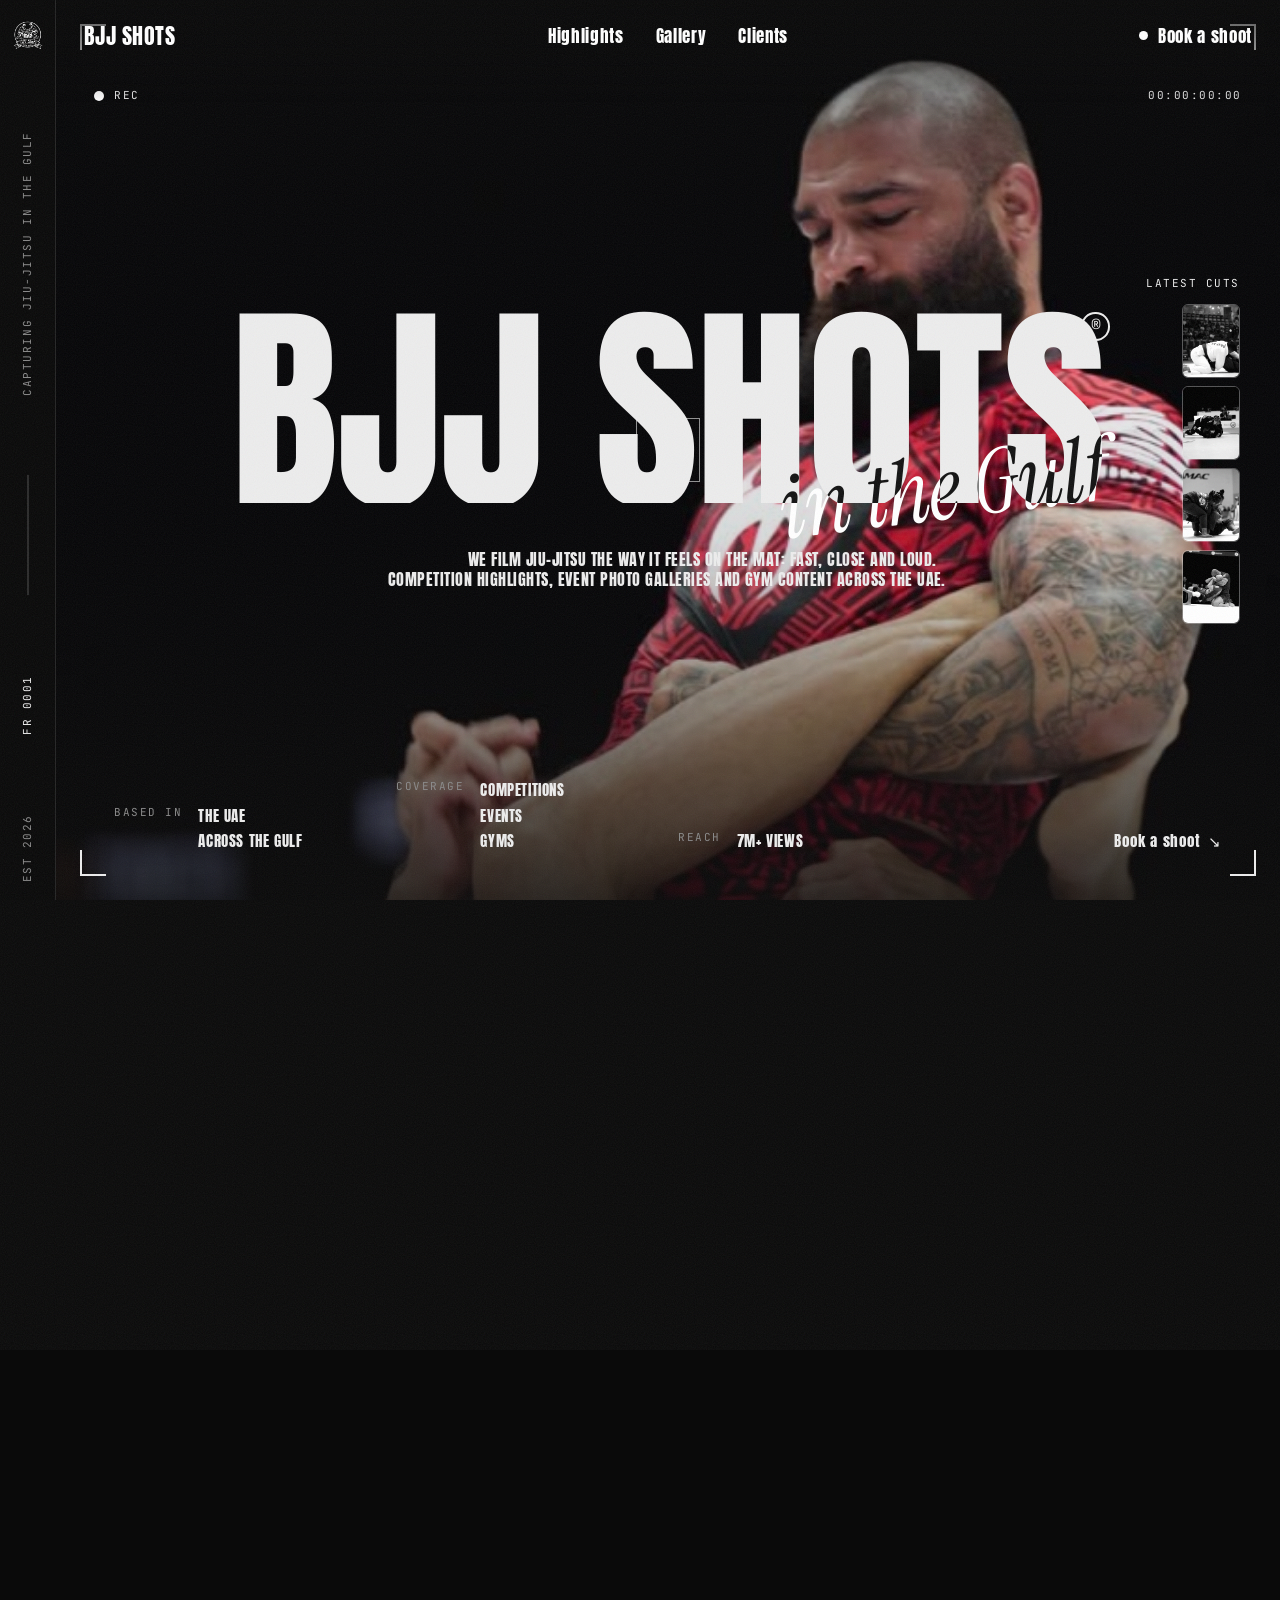
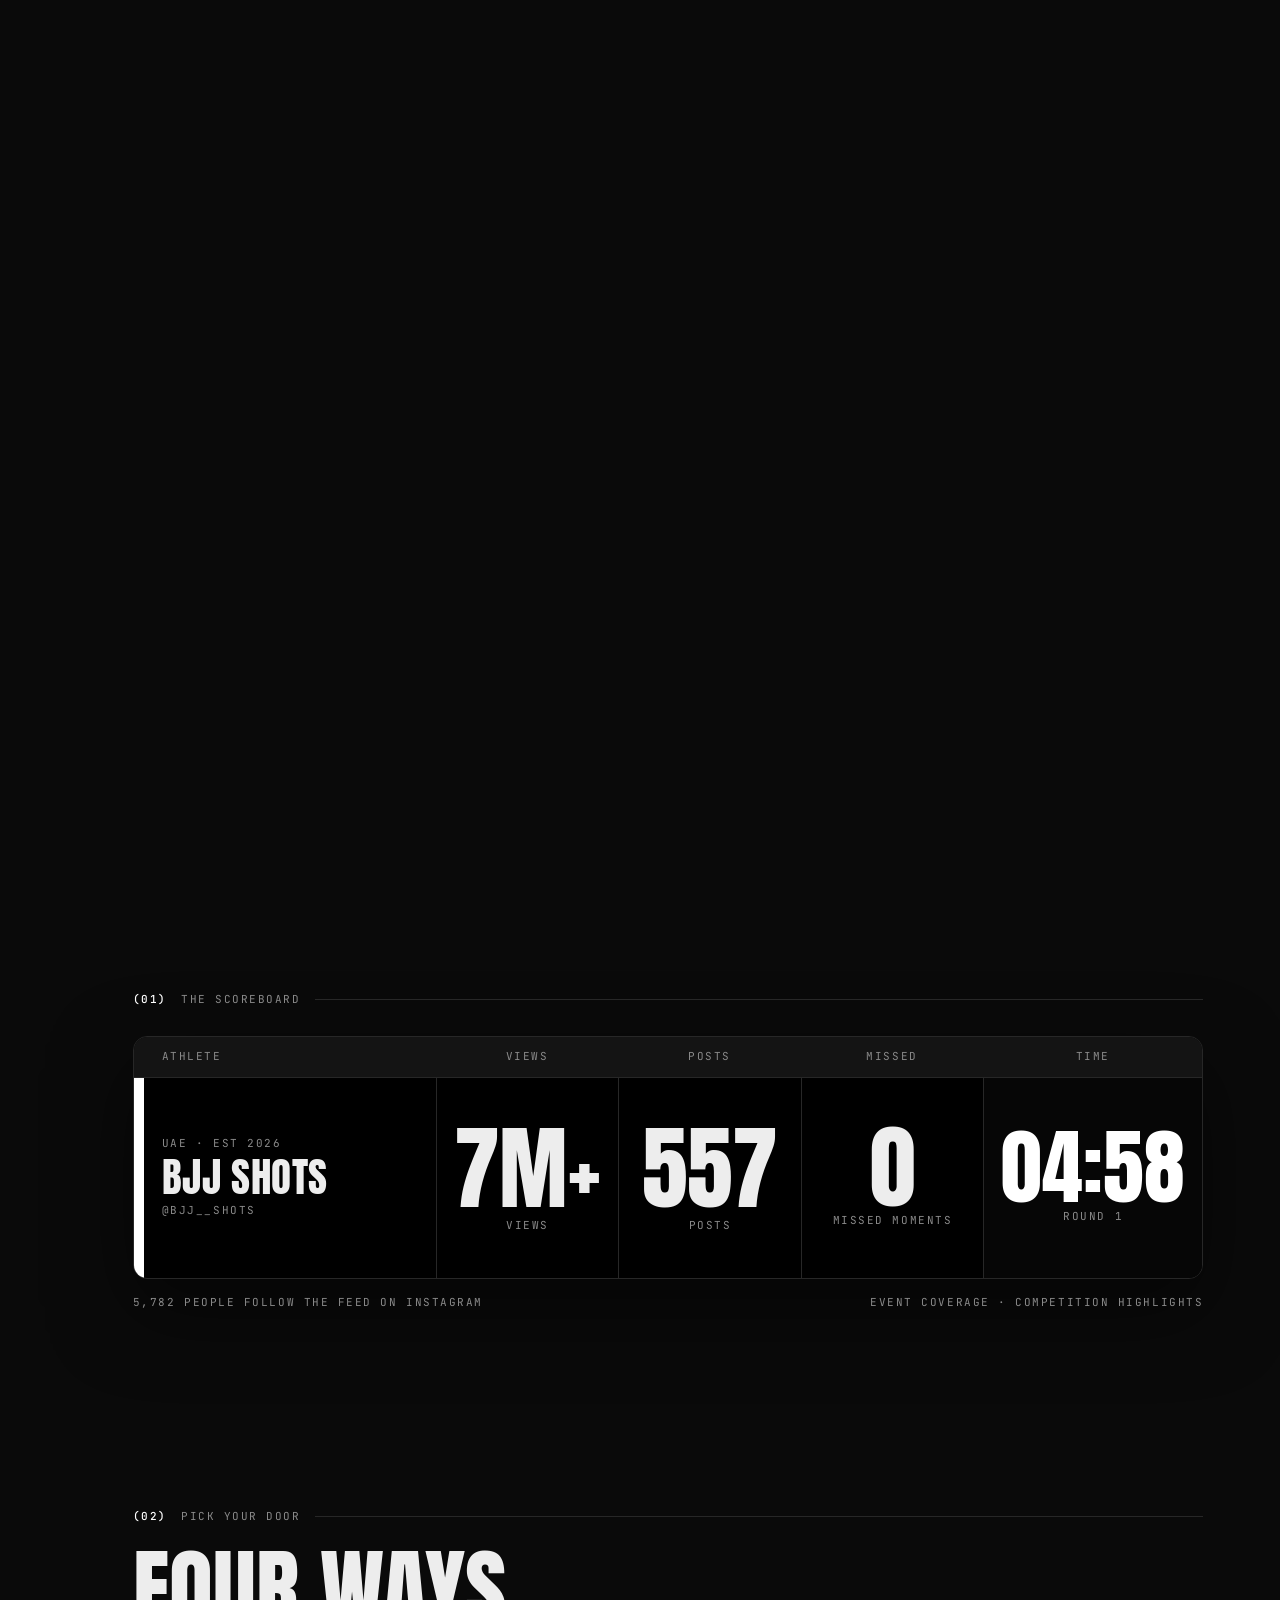
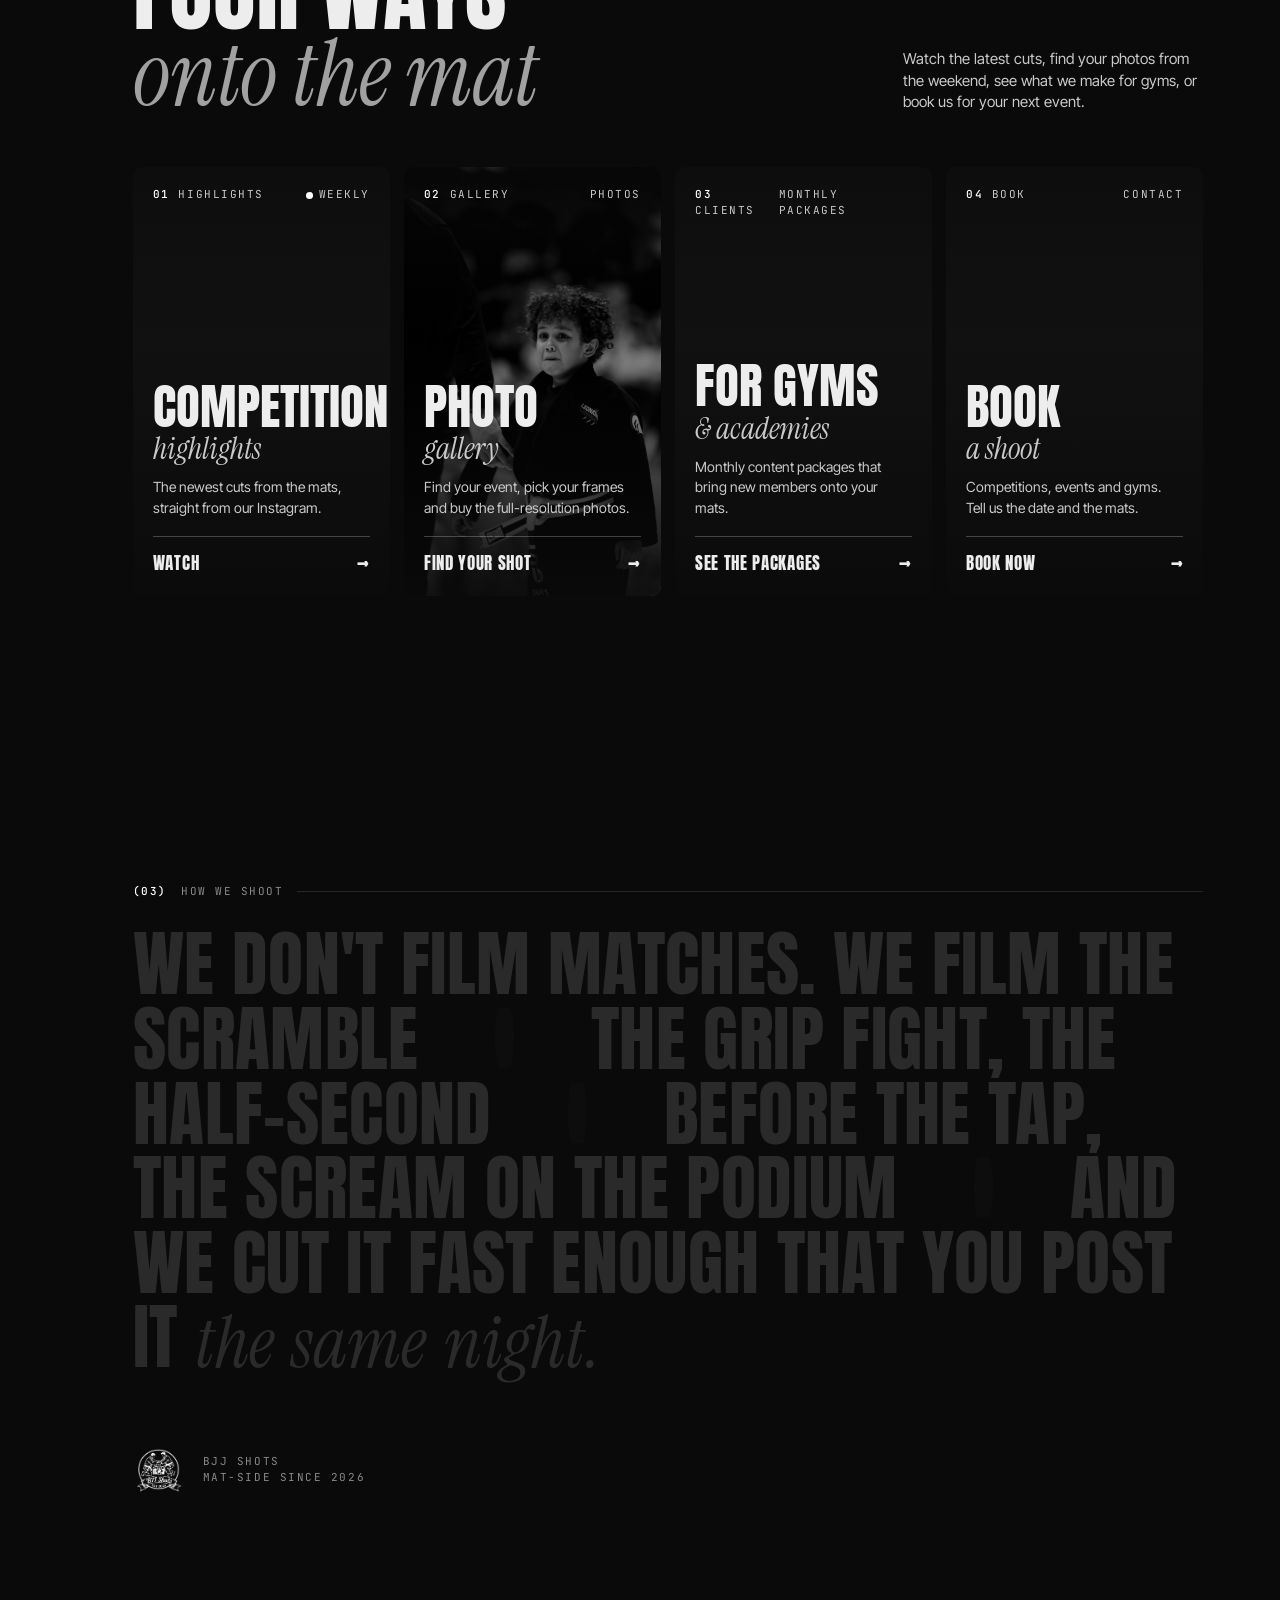
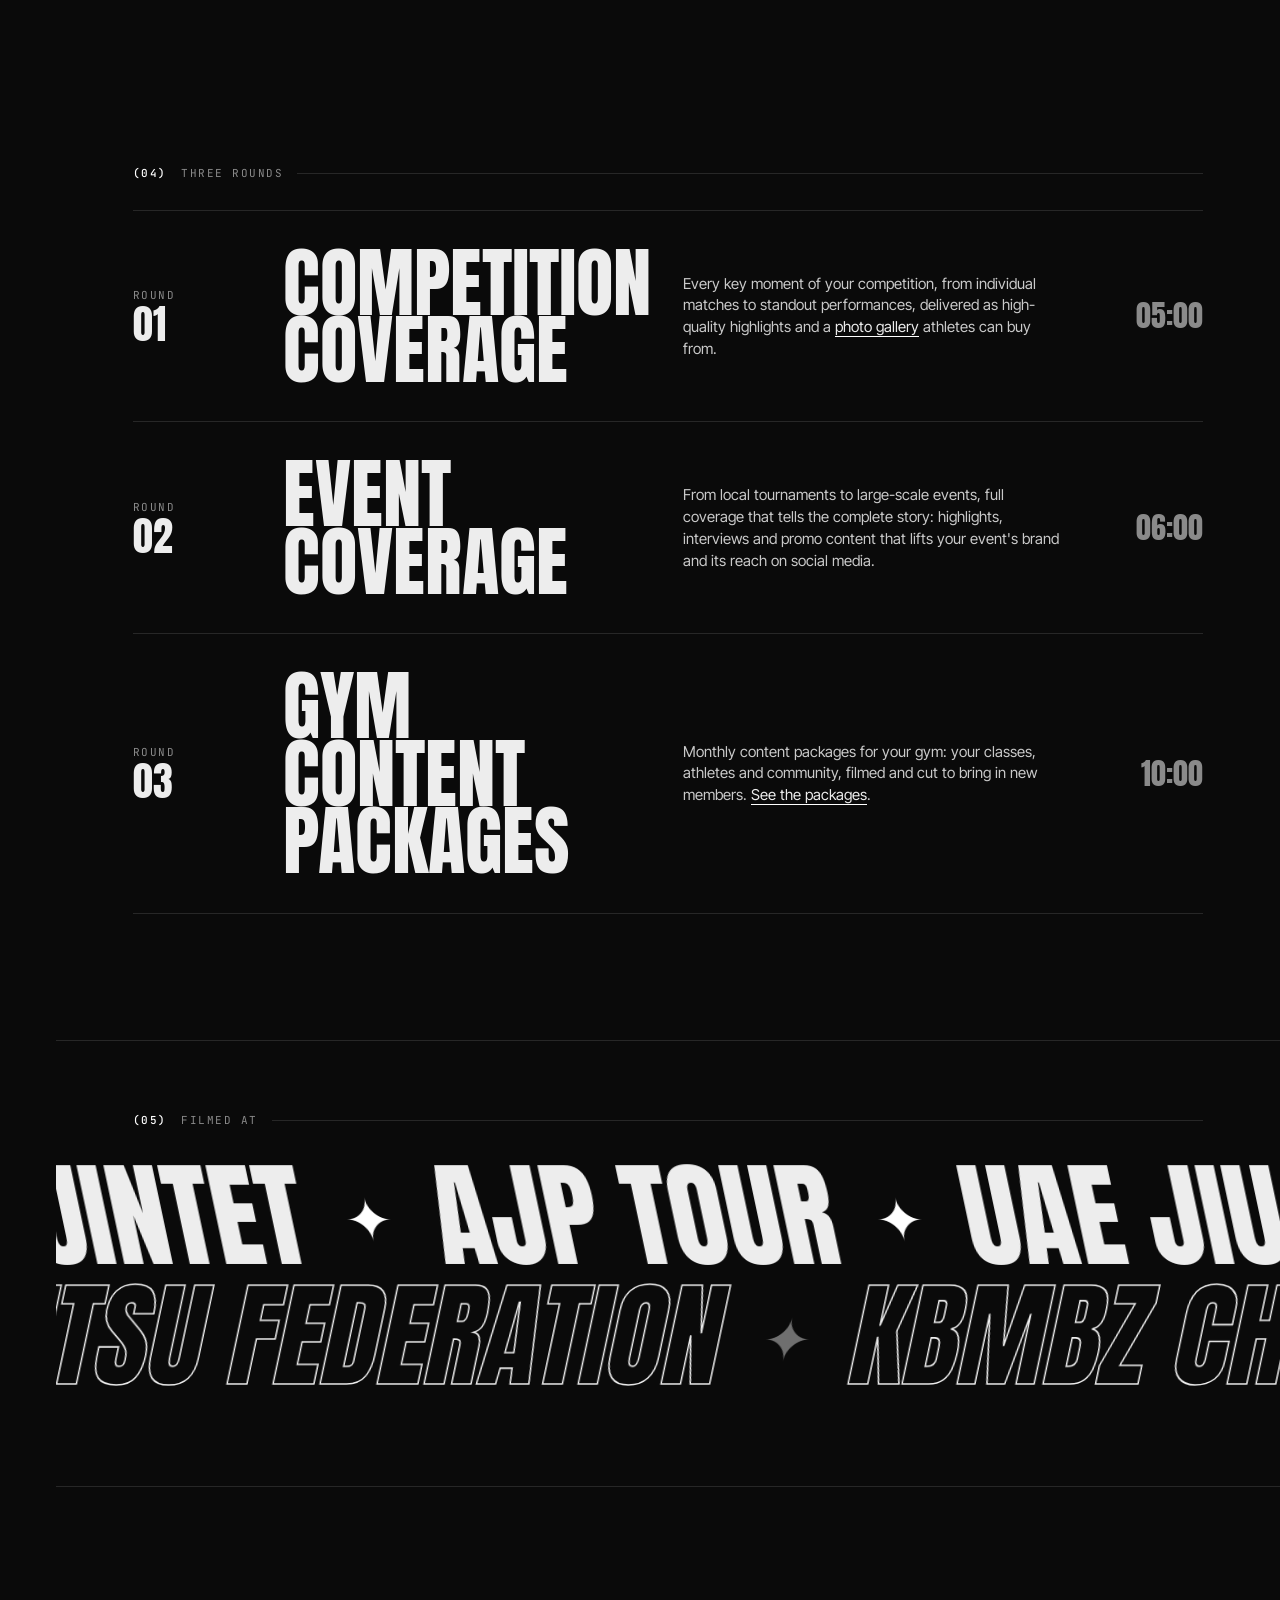
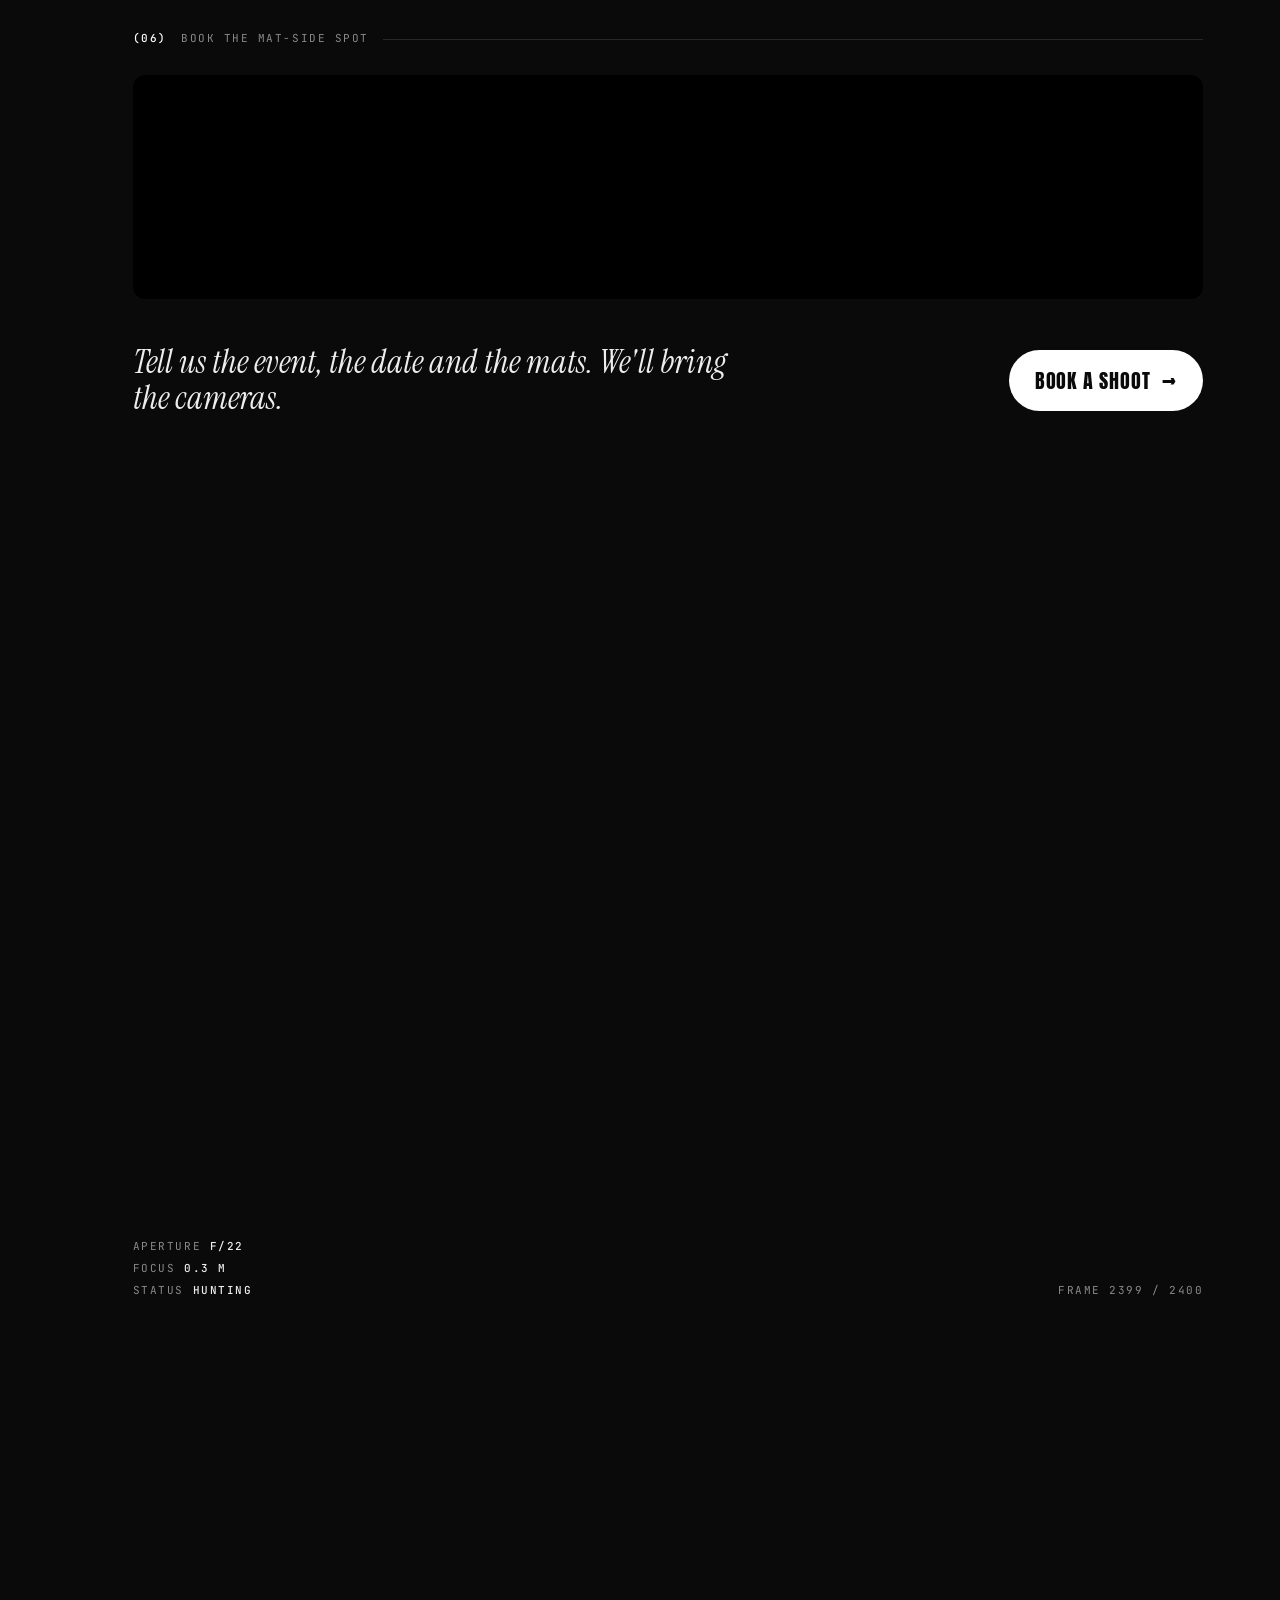
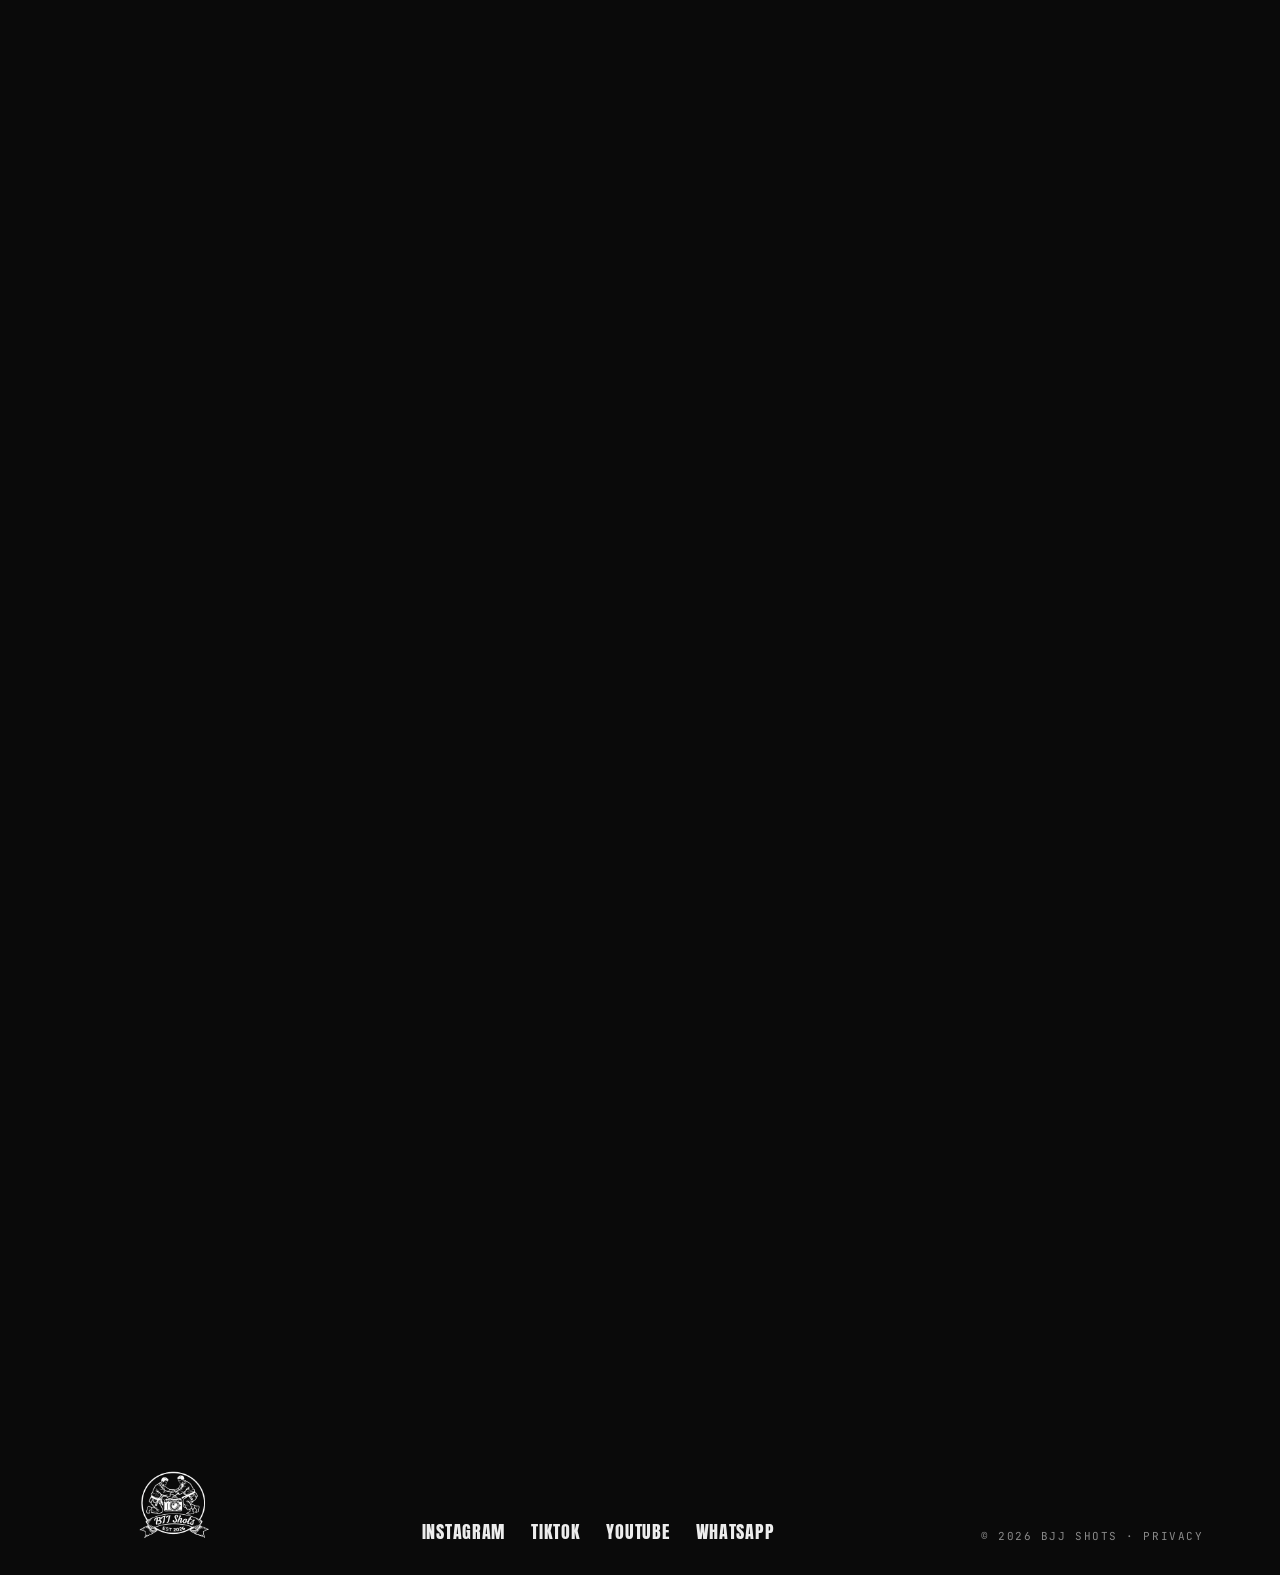
<file: index.html>
<!doctype html>
<html lang="en">
<head>
<meta charset="utf-8">
<meta name="viewport" content="width=device-width, initial-scale=1">
<title>BJJ Shots | Jiu-Jitsu Film & Photo in the Gulf</title>
<meta name="description" content="BJJ Shots films and photographs Jiu-Jitsu across the Gulf: competition highlights, photo galleries from every event, and content for gyms and academies.">
<meta property="og:title" content="BJJ Shots | Jiu-Jitsu Film & Photo in the Gulf">
<meta property="og:description" content="Competition highlights, event photo galleries and gym content across the UAE.">
<meta property="og:image" content="media/hero-wide.jpg">
<link rel="icon" href="logo.png">
<link rel="preconnect" href="https://fonts.googleapis.com">
<link rel="preconnect" href="https://fonts.gstatic.com" crossorigin>
<link href="https://fonts.googleapis.com/css2?family=Anton&family=Instrument+Serif:ital@0;1&family=Inter+Tight:wght@400;500;600&family=JetBrains+Mono:wght@400;500&family=Permanent+Marker&display=swap" rel="stylesheet">
<link rel="preload" as="image" href="media/hero-wide.jpg">
<link rel="stylesheet" href="assets/site.css">
<style>
/* ---------- loader: an aperture opening ---------- */
#loader{position:fixed;inset:0;z-index:100;background:var(--ink);display:grid;place-items:center;pointer-events:none}
#loader .iris{width:120px;height:120px}
#loader .iris path{fill:none;stroke:var(--paper);stroke-width:1.4}
#loader .count{position:absolute;bottom:32px;left:32px;font-family:var(--display);font-size:clamp(64px,12vw,160px);line-height:.8}
#loader .lbl{position:absolute;bottom:40px;right:32px}
#loader.open{clip-path:circle(0% at 50% 50%);transition:clip-path 1s cubic-bezier(.7,0,.2,1) .1s}
#loader.gone{display:none}

/* ---------- 1. hero: full frame that finds its 9:16 shape ---------- */
#hero{height:270vh}
.pin{position:sticky;top:0;height:100vh;height:100svh;overflow:hidden}
.hero-media{position:absolute;inset:0;will-change:clip-path;background:#000}
.hero-media video,.hero-media img{position:absolute;inset:0;width:100%;height:100%;object-fit:cover}
.hero-media .poster{transition:opacity .6s}
.hero-media .tall{opacity:0}
.hero-media .shade{position:absolute;inset:0;background:linear-gradient(180deg,rgba(10,10,10,.55) 0%,rgba(10,10,10,.05) 35%,rgba(10,10,10,.15) 60%,rgba(10,10,10,.85) 100%)}
.hud{position:absolute;pointer-events:none;z-index:4;top:24px;left:24px;right:24px;bottom:24px}
.hud i{position:absolute;width:26px;height:26px;border:0 solid var(--paper)}
.hud i:nth-child(1){left:0;top:0;border-left-width:2px;border-top-width:2px}
.hud i:nth-child(2){right:0;top:0;border-right-width:2px;border-top-width:2px}
.hud i:nth-child(3){left:0;bottom:0;border-left-width:2px;border-bottom-width:2px}
.hud i:nth-child(4){right:0;bottom:0;border-right-width:2px;border-bottom-width:2px}
.hud .rec{position:absolute;left:14px;top:64px;display:flex;gap:10px;align-items:center;color:var(--paper)}
.hud .rec b{width:10px;height:10px;border-radius:50%;background:var(--accent);animation:blink 1s steps(2) infinite}
.hud .tc{position:absolute;right:14px;top:64px;color:var(--paper)}
.hud .ratio{position:absolute;right:14px;bottom:14px;color:var(--paper);opacity:0;transition:opacity .3s}
.hud .focus{position:absolute;left:50%;top:50%;width:64px;height:64px;margin:-32px 0 0 -32px;border:1.5px solid rgba(237,237,237,.6)}
.hud .focus::before,.hud .focus::after{content:"";position:absolute;background:rgba(237,237,237,.6)}
.hud .focus::before{left:50%;top:-10px;width:1.5px;height:10px}
.hud .focus::after{top:50%;left:-10px;height:1.5px;width:10px}
.hero-copy{position:absolute;inset:0;z-index:5;display:flex;flex-direction:column;justify-content:center;align-items:center;text-align:center;padding:0 28px;will-change:transform,opacity}
.wordmark{position:relative;font-family:var(--display);font-weight:400;font-size:clamp(84px,17.5vw,300px);line-height:.82;letter-spacing:-.005em;color:var(--paper);text-transform:uppercase;white-space:nowrap}
.wordmark .clip{display:inline-block;overflow:hidden;vertical-align:top;padding-top:.04em}
.wordmark .ch{display:inline-block;transform:translateY(105%)}
.wordmark .ch.in{transform:none;transition:transform 1s var(--ease)}
.wordmark .reg{position:absolute;top:.08em;right:-.3em;font-family:var(--mono);font-size:.075em;border:2px solid currentColor;border-radius:50%;width:1.7em;height:1.7em;display:grid;place-items:center;letter-spacing:0}
/* white over the footage, black where it crosses the wordmark's letters */
.wordmark .script{position:absolute;right:-.04em;bottom:-.34em;font-family:var(--serif);font-style:italic;font-size:.4em;color:#fff;mix-blend-mode:difference;letter-spacing:-.01em;text-transform:none;transform:rotate(-7deg);line-height:1;opacity:0;transition:opacity .8s 1s}
.wordmark.in .script{opacity:1}
.statement{max-width:560px;margin-top:3.6vw;font-family:var(--display);font-size:clamp(14px,1.25vw,19px);letter-spacing:.03em;line-height:1.25;text-transform:uppercase;text-align:left;text-indent:5em}
.hero-foot{position:absolute;left:58px;right:58px;bottom:48px;z-index:5;display:grid;grid-template-columns:repeat(4,1fr);align-items:end;gap:20px;will-change:opacity}
.hero-foot dl{display:grid;grid-template-columns:auto auto;gap:4px 16px;justify-content:start}
.hero-foot dt{color:var(--mute)}
.hero-foot dd{font-family:var(--display);font-size:15px;letter-spacing:.04em;text-transform:uppercase}
.hero-foot .roll{justify-self:end;font-family:var(--display);font-size:15px;letter-spacing:.05em;display:flex;gap:8px;align-items:center}
.cuts{position:absolute;right:40px;top:50%;transform:translateY(-50%);z-index:6;display:flex;flex-direction:column;gap:8px;will-change:opacity}
.cuts .mono{color:var(--paper);margin-bottom:4px;text-align:right}
.cuts button{width:58px;height:74px;border-radius:6px;overflow:hidden;border:1.5px solid rgba(237,237,237,.35);transition:transform .35s var(--ease),border-color .3s;margin-left:auto}
.cuts button:hover{transform:translateX(-8px) scale(1.08);border-color:var(--paper)}
.cuts img{width:100%;height:100%;object-fit:cover;filter:grayscale(1) contrast(1.1);transition:filter .35s}
.cuts button:hover img,.cuts button:focus-visible img{filter:none}
.shape{position:absolute;inset:0;z-index:3;pointer-events:none;display:flex;align-items:center;justify-content:space-between;padding:0 4vw}
.shape .big{font-family:var(--display);font-size:clamp(60px,10vw,180px);line-height:.85;text-transform:uppercase;will-change:transform,opacity;opacity:0}
.shape .big em{font-family:var(--serif);font-style:italic;text-transform:none;color:var(--tone);font-weight:400}
.shape-note{position:absolute;left:0;right:0;bottom:5vh;z-index:3;display:flex;justify-content:space-between;padding:0 4vw;opacity:0;pointer-events:none}
.shape-note p{max-width:290px;color:var(--soft);line-height:1.6}

/* ---------- 2. scoreboard ---------- */
#numbers{padding:18vh 6vw 16vh}
.board{border:1px solid var(--line);border-radius:14px;overflow:hidden;background:#000;box-shadow:0 30px 80px rgba(0,0,0,.5)}
.board .head,.board .row{display:grid;grid-template-columns:10px 1.6fr repeat(3,1fr) 1.2fr;align-items:stretch}
.board .head span:first-child{padding:0}
.board .head{background:var(--ink2);border-bottom:1px solid var(--line)}
.board .head span{padding:12px 18px;color:var(--mute)}
.board .row{min-height:200px}
.board .strip{background:var(--accent)}
.board .name{padding:22px 18px;display:flex;flex-direction:column;justify-content:center;gap:6px}
.board .name strong{font-family:var(--display);font-weight:400;font-size:clamp(26px,3.2vw,48px);line-height:.95;text-transform:uppercase;letter-spacing:.01em}
.board .name small{color:var(--mute)}
.board .cell{border-left:1px solid var(--line);display:flex;flex-direction:column;justify-content:center;align-items:center;gap:4px;padding:16px 8px;text-align:center}
.board .cell .v{font-family:var(--display);font-size:clamp(56px,7.2vw,124px);line-height:.9;font-variant-numeric:tabular-nums}
.board .cell small{color:var(--mute)}
/* the rolling counter: every digit is a column of 0-9 that scrolls up to its value */
.odo{display:inline-flex;align-items:flex-start;line-height:1!important}
.odo .dg{display:inline-block;height:1em;overflow:hidden}
.odo .col{display:block;will-change:transform}
.odo .col i{display:block;height:1em;font-style:normal;text-align:center}
.board .clock{border-left:1px solid var(--line);display:flex;flex-direction:column;justify-content:center;align-items:center;gap:4px;background:#060606}
.board .clock .t{font-family:var(--display);font-size:clamp(50px,6.4vw,110px);line-height:.9;color:var(--accent);font-variant-numeric:tabular-nums}
.board .clock small{color:var(--mute)}
.board-foot{display:flex;justify-content:space-between;gap:20px;margin-top:16px;color:var(--mute)}

/* ---------- 3. four doors ---------- */
#doors{padding:6vh 6vw 16vh}
.doors-head{display:flex;justify-content:space-between;align-items:end;gap:30px;margin-bottom:6vh}
.doors-head p{max-width:300px;color:var(--soft);font-size:15px}
.doors{display:grid;grid-template-columns:repeat(4,1fr);gap:14px}
.door{position:relative;display:flex;flex-direction:column;justify-content:space-between;aspect-ratio:3/5;border-radius:10px;overflow:hidden;background:#111;padding:20px;isolation:isolate}
.door video,.door img{position:absolute;inset:0;width:100%;height:100%;object-fit:cover;z-index:-2;transition:transform 1s var(--ease),filter .5s;filter:grayscale(1) contrast(1.1) brightness(.6)}
.door::after{content:"";position:absolute;inset:0;z-index:-1;background:linear-gradient(180deg,rgba(10,10,10,.55),transparent 40%,rgba(10,10,10,.9))}
.door:hover video,.door:hover img,.door:focus-visible video,.door:focus-visible img{transform:scale(1.06);filter:none}
.door .top{display:flex;justify-content:space-between;color:var(--soft)}
.door .top b{color:var(--accent);font-weight:500}
.door h3{font-family:var(--display);font-weight:400;font-size:clamp(38px,3.8vw,64px);line-height:.88;text-transform:uppercase}
.door h3 em{display:block;font-family:var(--serif);font-style:italic;text-transform:none;color:var(--soft);font-size:.62em;line-height:1.1;margin-top:.12em}
.door p{color:var(--soft);font-size:14px;margin-top:12px;max-width:260px}
.door .go{display:flex;justify-content:space-between;align-items:center;margin-top:18px;padding-top:14px;border-top:1px solid rgba(237,237,237,.25);font-family:var(--display);font-size:17px;letter-spacing:.04em;text-transform:uppercase}
.door .go span:last-child{transition:transform .4s var(--ease)}
.door:hover .go span:last-child{transform:translateX(6px) rotate(-30deg)}
.door .live{display:inline-flex;align-items:center;gap:6px}
.door .live i{width:7px;height:7px;border-radius:50%;background:var(--accent);animation:blink 1s steps(2) infinite}

/* ---------- 4. manifesto with inline clips ---------- */
#manifesto{padding:16vh 6vw 20vh}
.mani{font-family:var(--display);font-size:clamp(38px,5.6vw,96px);line-height:1.04;text-transform:uppercase;letter-spacing:.005em;max-width:1500px}
.mani .w{opacity:.14;transition:opacity .35s}
.mani .w.on{opacity:1}
.mani .w.red.on{color:var(--accent)}
.mani .w.it{font-family:var(--serif);font-style:italic;text-transform:none;letter-spacing:0}
.mani .pill{display:inline-block;vertical-align:middle;width:1.8em;height:.84em;border-radius:999px;overflow:hidden;margin:0 .06em;position:relative;top:-.06em;transform:scaleX(.15);opacity:.2;transition:transform .7s var(--ease),opacity .4s;background:#1a1a1a}
.mani .pill.on{transform:none;opacity:1}
.mani .pill video{width:100%;height:100%;object-fit:cover;filter:grayscale(1) contrast(1.15)}
.sig{display:flex;gap:18px;align-items:center;margin-top:7vh;color:var(--mute)}
.sig img{width:52px;height:52px}

/* ---------- 5. services as rounds ---------- */
#services{padding:10vh 6vw 14vh}
.rounds{border-top:1px solid var(--line)}
.round{display:grid;grid-template-columns:120px 1fr 380px 110px;gap:30px;align-items:center;padding:4.2vh 0;border-bottom:1px solid var(--line);position:relative}
@media (pointer:fine){.round{cursor:none}}
.round .rd{color:var(--mute)}
.round .rd b{display:block;font-family:var(--display);font-size:40px;color:var(--paper);letter-spacing:0;font-weight:400;line-height:1}
.round h3{font-family:var(--display);font-size:clamp(40px,6vw,104px);line-height:.88;text-transform:uppercase;font-weight:400;transition:transform .5s var(--ease),color .3s}
.round:hover h3{transform:translateX(18px);color:transparent;-webkit-text-stroke:1.5px var(--paper)}
.round p{color:var(--soft);font-size:15px}
.round p a{color:var(--paper);border-bottom:1px solid var(--accent)}
.round .tm{font-family:var(--display);font-size:30px;text-align:right;color:var(--mute);font-variant-numeric:tabular-nums}
.round:hover .tm{color:var(--paper)}
.peek{position:fixed;left:0;top:0;width:200px;aspect-ratio:9/16;margin:-178px 0 0 -100px;border-radius:10px;overflow:hidden;z-index:70;pointer-events:none;opacity:0;scale:.4;rotate:-8deg;transition:opacity .3s,scale .45s var(--ease),rotate .45s;box-shadow:0 30px 60px rgba(0,0,0,.5);background:#111}
.peek.on{opacity:1;scale:1;rotate:-4deg}
.peek video{width:100%;height:100%;object-fit:cover}

/* ---------- 6. filmed-at band ---------- */
#events{padding:8vh 0 10vh;overflow:hidden;border-top:1px solid var(--line);border-bottom:1px solid var(--line)}
#events .kicker{padding:0 6vw}
.band{display:flex;white-space:nowrap;will-change:transform;width:max-content}
.band span{font-family:var(--display);font-size:clamp(54px,9vw,150px);line-height:1.04;text-transform:uppercase;padding-right:.35em;display:flex;align-items:center;gap:.35em}
.band span i{font-style:normal;color:var(--accent);font-size:.5em}
.band.out span{color:transparent;-webkit-text-stroke:1.5px var(--paper)}
.band.out span i{-webkit-text-stroke:0;color:var(--edge)}

/* ---------- 7. book band: video inside the letters ---------- */
#book{padding:16vh 6vw 4vh}
.knock{position:relative;display:block;overflow:hidden;border-radius:12px;isolation:isolate;background:#000}
.knock video{position:absolute;inset:0;width:100%;height:100%;object-fit:cover;z-index:0;filter:grayscale(1) contrast(1.2) brightness(1.1)}
.knock h2{position:relative;z-index:1;background:var(--ink);color:#fff;mix-blend-mode:multiply;font-family:var(--display);font-weight:400;font-size:clamp(90px,19vw,340px);line-height:.82;text-transform:uppercase;letter-spacing:-.01em;padding:.07em 0 .03em;text-align:center;white-space:nowrap}
.book-row{display:flex;justify-content:space-between;align-items:center;gap:24px;margin-top:5vh;flex-wrap:wrap}
.book-row p{font-family:var(--serif);font-style:italic;font-size:clamp(26px,2.6vw,40px);line-height:1.1;max-width:620px}

/* ---------- 8. outro: logo reveal ---------- */
#outro{position:relative;height:280vh}
#outro .stage{position:sticky;top:0;height:100vh;overflow:hidden;display:grid;place-items:center;padding-bottom:10vh}
#outro .lens{position:relative;width:min(62vh,78vw);aspect-ratio:1;display:grid;place-items:center;clip-path:circle(0% at 50% 50%);background:radial-gradient(circle at 50% 45%,#1C1C1C 0%,var(--ink) 68%)}
#outro .lens img{width:82%;height:82%;object-fit:contain;will-change:filter,transform}
#outro .ring{position:absolute;width:min(70vh,88vw);aspect-ratio:1;pointer-events:none;opacity:0}
#outro .ring circle{fill:none;stroke:var(--line);stroke-width:1}
#outro .ring .ticks{stroke:var(--mute);stroke-width:1;stroke-dasharray:1 7.6}
#outro .af{position:absolute;width:min(66vh,84vw);aspect-ratio:1;pointer-events:none;opacity:0}
#outro .af i{position:absolute;width:30px;height:30px;border:0 solid var(--mute);transition:border-color .2s}
#outro .af i:nth-child(1){left:0;top:0;border-left-width:2px;border-top-width:2px}
#outro .af i:nth-child(2){right:0;top:0;border-right-width:2px;border-top-width:2px}
#outro .af i:nth-child(3){left:0;bottom:0;border-left-width:2px;border-bottom-width:2px}
#outro .af i:nth-child(4){right:0;bottom:0;border-right-width:2px;border-bottom-width:2px}
#outro.locked .af i{border-color:var(--accent)}
#outro .read{position:absolute;left:6vw;bottom:6vh;color:var(--mute);display:flex;flex-direction:column;gap:6px}
#outro .read b{color:var(--paper);font-weight:500}
#outro.locked .read .st b{color:var(--accent)}
#outro .cnt{position:absolute;right:6vw;bottom:6vh;color:var(--mute)}
#outro .tag{position:absolute;left:0;right:0;bottom:7vh;text-align:center;font-family:var(--serif);font-style:italic;font-size:clamp(26px,3.4vw,54px);line-height:1;color:var(--paper)}
#outro .tag span{display:inline-block;opacity:0;transform:translateY(.5em);transition:opacity .6s,transform .8s var(--ease)}
#outro .tag em{color:var(--tone)}
#outro.shot .tag span{opacity:1;transform:none}
#outro .flash{position:absolute;inset:0;background:#fff;opacity:0;pointer-events:none;mix-blend-mode:screen}
#outro.shot .flash{animation:flash .7s ease-out}
@keyframes flash{0%{opacity:.85}100%{opacity:0}}

@media (max-width:1100px){
  .round{grid-template-columns:90px 1fr 90px}
  .round p{grid-column:2/3}
  .doors{grid-template-columns:repeat(2,1fr)}
  .door{aspect-ratio:4/5}
}
@media (max-width:760px){
  .hud .rec,.hud .tc{top:14px}
  .hero-media .shade{background:linear-gradient(180deg,rgba(10,10,10,.6) 0%,rgba(10,10,10,.1) 30%,rgba(10,10,10,.25) 60%,rgba(10,10,10,.92) 100%)}
  .wordmark{font-size:22vw}
  .wordmark .reg{display:none}
  .wordmark .script{font-size:.36em;bottom:-.42em}
  .statement{font-size:14px;text-indent:3em;margin-top:56px}
  .hero-foot{grid-template-columns:1fr 1fr;left:30px;right:30px;bottom:36px;gap:14px}
  .hero-foot dl:nth-child(2),.hero-foot dl:nth-child(3){display:none}
  .cuts{top:auto;bottom:150px;right:30px;transform:none;flex-direction:row}
  .cuts .mono{display:none}
  .cuts button{width:44px;height:58px}
  .shape{flex-direction:column;justify-content:space-between;align-items:stretch;padding:8vh 18px 6vh}
  .shape .big{font-size:15vw}
  .shape-note{display:none}
  #numbers{padding:12vh 16px}
  .board .head{display:none}
  .board .row{grid-template-columns:8px 1fr 1fr 1fr}
  .board .strip{grid-row:span 3}
  .board .name{grid-column:2/5}
  .board .cell{border-left:0;border-top:1px solid var(--line)}
  .board .cell + .cell{border-left:1px solid var(--line)}
  .board .row{min-height:0}
  .board .cell .v{font-size:50px}
  .board .clock{grid-column:2/5;border-left:0;border-top:1px solid var(--line);padding:16px}
  .board-foot{flex-direction:column;gap:6px}
  #doors{padding:4vh 16px 12vh}
  .doors-head{flex-direction:column;align-items:start;gap:14px}
  .doors{grid-template-columns:1fr;gap:12px}
  .door{aspect-ratio:auto;min-height:62vw;padding:18px}
  .door h3{font-size:12vw}
  #manifesto{padding:12vh 16px 14vh}
  #services{padding:8vh 16px 12vh}
  .round{grid-template-columns:1fr auto;gap:10px 16px}
  .round h3{grid-column:1/-1;font-size:12.5vw}
  .round p{grid-column:1/-1}
  .round .tm{grid-row:1;grid-column:2}
  #book{padding:12vh 16px 2vh}
  .knock h2{font-size:22vw}
  #outro .read{left:16px;bottom:24px}#outro .cnt{right:16px;bottom:24px}#outro .tag{bottom:17vh;padding:0 16px}
}
@media (prefers-reduced-motion:reduce){
  #outro{height:auto}#outro .stage{position:relative}#outro .lens{clip-path:none}#outro .ring,#outro .af{opacity:1}#outro .tag span{opacity:1;transform:none}#outro.shot .flash{animation:none}
  .door .live i,.hud .rec b{animation:none}
}
</style>
</head>
<body data-page="home">

<div id="loader" aria-hidden="true">
  <svg class="iris" viewBox="-50 -50 100 100">
    <circle r="46" fill="none" stroke="#EDEDED" stroke-width="1.4"/>
    <g id="blades"></g>
  </svg>
  <div class="count" id="lcount">00</div>
  <div class="lbl mono">Racking focus</div>
</div>
<div class="peek" aria-hidden="true"><video muted loop playsinline preload="none"></video></div>

<main>

<!-- 1. HERO: the Pouya film (raw/Sequence-02_2-1.mp4 → media/hero-wide.mp4 + media/hero-tall.mp4; swap with tools/set-hero.sh) -->
<section id="hero">
  <div class="pin">
    <div class="hero-media" id="heroMedia">
      <img class="poster" src="media/hero-wide.jpg" alt="Pouya in a no-gi scramble under the arena lights">
      <video class="wide" muted loop playsinline autoplay preload="auto"></video>
      <video class="tall" muted loop playsinline preload="none"></video>
      <div class="shade"></div>
    </div>
    <div class="hud" id="hud">
      <i></i><i></i><i></i><i></i>
      <div class="rec mono"><b></b>Rec</div>
      <div class="tc mono" id="tc">00:00:00:00</div>
      <div class="focus"></div>
      <div class="ratio mono" id="ratio">16:9</div>
    </div>

    <div class="shape" aria-hidden="true">
      <div class="big" id="shL">Shot<br><em>for the</em></div>
      <div class="big" id="shR" style="text-align:right">Feed.<br><em>9:16</em></div>
    </div>
    <div class="shape-note" id="shN">
      <p class="mono">Every highlight is framed for the phone, cut on the beat and posted while the medals are still warm.</p>
      <p class="mono" style="text-align:right">Keep scrolling ↓</p>
    </div>

    <div class="hero-copy" id="heroCopy">
      <h1 class="wordmark" id="wordmark" aria-label="BJJ Shots">
        <span aria-hidden="true" id="wm">BJJ SHOTS</span>
        <span class="reg" aria-hidden="true">®</span>
        <span class="script" aria-hidden="true">in the Gulf</span>
      </h1>
      <p class="statement">We film Jiu-Jitsu the way it feels on the mat: fast, close and loud. Competition highlights, event photo galleries and gym content across the UAE.</p>
    </div>

    <div class="cuts" id="cuts">
      <span class="mono">Latest cuts</span>
    </div>

    <div class="hero-foot" id="heroFoot">
      <dl><dt class="mono">Based in</dt><dd>The UAE</dd><dt></dt><dd>Across the Gulf</dd></dl>
      <dl><dt class="mono">Coverage</dt><dd>Competitions</dd><dt></dt><dd>Events</dd><dt></dt><dd>Gyms</dd></dl>
      <dl><dt class="mono">Reach</dt><dd><span data-stat="views">7M+</span> views</dd></dl>
      <a class="roll" href="contact.html">Book a shoot <span>↘</span></a>
    </div>
  </div>
</section>

<!-- 2. SCOREBOARD -->
<section id="numbers">
  <div class="kicker mono"><b>(01)</b> The scoreboard</div>
  <div class="board rv" id="board">
    <div class="head mono"><span></span><span>Athlete</span><span style="text-align:center">Views</span><span style="text-align:center">Posts</span><span style="text-align:center">Missed</span><span style="text-align:center">Time</span></div>
    <div class="row">
      <div class="strip"></div>
      <div class="name"><small class="mono">UAE · Est 2026</small><strong>BJJ Shots</strong><small class="mono">@bjj__shots</small></div>
      <div class="cell"><span class="v odo" data-stat="views">7M+</span><small class="mono">Views</small></div>
      <div class="cell"><span class="v odo" data-stat="posts">557</span><small class="mono">Posts</small></div>
      <div class="cell"><span class="v">0</span><small class="mono">Missed moments</small></div>
      <div class="clock"><span class="t" id="clock">05:00</span><small class="mono">Round 1</small></div>
    </div>
  </div>
  <div class="board-foot mono"><span><span data-stat="followers">5,782</span> people follow the feed on Instagram</span><span>Event coverage · Competition highlights</span></div>
</section>

<!-- 3. FOUR DOORS -->
<section id="doors">
  <div class="kicker mono"><b>(02)</b> Pick your door</div>
  <div class="doors-head">
    <h2 class="h-big">Four ways<br><em>onto the mat</em></h2>
    <p>Watch the latest cuts, find your photos from the weekend, see what we make for gyms, or book us for your next event.</p>
  </div>
  <div class="doors">
    <a class="door rv" href="highlights.html">
      <video muted loop playsinline preload="none" data-src="media/reels/r09-loop.mp4"></video>
      <div class="top mono"><span><b>01</b> Highlights</span><span class="live"><i></i>Weekly</span></div>
      <div><h3>Competition<em>highlights</em></h3><p>The newest cuts from the mats, straight from our Instagram.</p>
        <div class="go"><span>Watch</span><span>→</span></div></div>
    </a>
    <a class="door rv" href="gallery.html" style="transition-delay:.08s">
      <img src="media/stills/s03.jpg" alt="" loading="lazy">
      <div class="top mono"><span><b>02</b> Gallery</span><span>Photos</span></div>
      <div><h3>Photo<em>gallery</em></h3><p>Find your event, pick your frames and buy the full-resolution photos.</p>
        <div class="go"><span>Find your shot</span><span>→</span></div></div>
    </a>
    <a class="door rv" href="clients.html#offer" style="transition-delay:.16s">
      <video muted loop playsinline preload="none" data-src="media/reels/r10-loop.mp4"></video>
      <div class="top mono"><span><b>03</b> Clients</span><span>Monthly packages</span></div>
      <div><h3>For gyms<em>&amp; academies</em></h3><p>Monthly content packages that bring new members onto your mats.</p>
        <div class="go"><span>See the packages</span><span>→</span></div></div>
    </a>
    <a class="door rv" href="contact.html" style="transition-delay:.24s">
      <video muted loop playsinline preload="none" data-src="media/reels/r01-loop.mp4"></video>
      <div class="top mono"><span><b>04</b> Book</span><span>Contact</span></div>
      <div><h3>Book<em>a shoot</em></h3><p>Competitions, events and gyms. Tell us the date and the mats.</p>
        <div class="go"><span>Book now</span><span>→</span></div></div>
    </a>
  </div>
</section>

<!-- 4. MANIFESTO -->
<section id="manifesto">
  <div class="kicker mono"><b>(03)</b> How we shoot</div>
  <p class="mani" id="mani">We don't film matches. We film the scramble [r01] the grip fight, the half-second [r13] before the tap, the scream on the podium [r09] and we cut it fast enough that you post it *the* *same* *night.*</p>
  <div class="sig mono"><img src="logo.png" alt="BJJ Shots logo"><span>BJJ Shots<br>Mat-side since 2026</span></div>
</section>

<!-- 5. SERVICES -->
<section id="services">
  <div class="kicker mono"><b>(04)</b> Three rounds</div>
  <div class="rounds">
    <div class="round rv" data-peek="r03">
      <div class="rd mono">Round<b>01</b></div>
      <h3>Competition<br>coverage</h3>
      <p>Every key moment of your competition, from individual matches to standout performances, delivered as high-quality highlights and a <a href="gallery.html">photo gallery</a> athletes can buy from.</p>
      <div class="tm">05:00</div>
    </div>
    <div class="round rv" data-peek="r14">
      <div class="rd mono">Round<b>02</b></div>
      <h3>Event<br>coverage</h3>
      <p>From local tournaments to large-scale events, full coverage that tells the complete story: highlights, interviews and promo content that lifts your event's brand and its reach on social media.</p>
      <div class="tm">06:00</div>
    </div>
    <div class="round rv" data-peek="r10">
      <div class="rd mono">Round<b>03</b></div>
      <h3>Gym content<br>packages</h3>
      <p>Monthly content packages for your gym: your classes, athletes and community, filmed and cut to bring in new members. <a href="clients.html#offer">See the packages</a>.</p>
      <div class="tm">10:00</div>
    </div>
  </div>
</section>

<!-- 6. FILMED AT -->
<section id="events" aria-label="Events we have filmed at">
  <div class="kicker mono"><b>(05)</b> Filmed at</div>
  <div class="band" id="band1" aria-hidden="true"></div>
  <div class="band out" id="band2" aria-hidden="true"></div>
  <p class="sr">ADCC, IBJJF, Abu Dhabi World Pro, Quintet, AJP Tour, UAE Jiu-Jitsu Federation, KBMBZ Championship</p>
</section>

<!-- 7. BOOK -->
<section id="book">
  <div class="kicker mono"><b>(06)</b> Book the mat-side spot</div>
  <a class="knock" href="contact.html" aria-label="Book a shoot">
    <video muted loop playsinline preload="none" data-src="media/reels/r01-loop.mp4"></video>
    <h2 aria-hidden="true">Let's roll</h2>
  </a>
  <div class="book-row">
    <p>Tell us the event, the date and the mats. We'll bring the cameras.</p>
    <a class="btn" href="contact.html">Book a shoot <span>→</span></a>
  </div>
</section>

<!-- 8. OUTRO: logo reveal -->
<section id="outro" aria-label="BJJ Shots">
  <div class="stage">
    <svg class="ring" viewBox="0 0 200 200" aria-hidden="true"><circle cx="100" cy="100" r="98"/><circle class="ticks" cx="100" cy="100" r="93"/></svg>
    <div class="lens"><img src="logo.png" alt="BJJ Shots, est. 2026"></div>
    <div class="af" aria-hidden="true"><i></i><i></i><i></i><i></i></div>
    <div class="flash" aria-hidden="true"></div>
    <p class="tag" aria-label="Capturing Jiu-Jitsu in the Gulf"><span>Capturing</span> <span>Jiu-Jitsu</span> <span><em>in the Gulf.</em></span></p>
    <div class="read mono" aria-hidden="true"><span>Aperture <b id="oF">f/22</b></span><span>Focus <b id="oD">0.3 m</b></span><span class="st">Status <b id="oS">Hunting</b></span></div>
    <div class="cnt mono" aria-hidden="true" id="oN">Frame 2399 / 2400</div>
  </div>
</section>
</main>

<script src="assets/config.js"></script>
<script src="assets/site.js"></script>
<script>
(() => {
const { $, $$, clamp, ease, pad, reduce, fine, mobile, watch, json, esc } = BJJ;

/* ---- loader: aperture blades + counter, then the iris opens ---- */
const blades = $('#blades');
for (let i = 0; i < 6; i++) {
  const p = document.createElementNS('http://www.w3.org/2000/svg', 'path');
  p.setAttribute('d', 'M0 -46 L40 -23 L14 -8 Z'); p.setAttribute('transform', `rotate(${i * 60})`);
  blades.appendChild(p);
}
const loader = $('#loader'), lc = $('#lcount'), lt0 = performance.now();
const loadTick = now => {
  const k = clamp((now - lt0) / (reduce ? 200 : 1300));
  lc.textContent = pad(Math.round(k * 100));
  blades.setAttribute('transform', `rotate(${k * 120}) scale(${1 - k * .55})`);
  if (k < 1) return requestAnimationFrame(loadTick);
  loader.classList.add('open'); setTimeout(() => loader.classList.add('gone'), 1200); introWordmark();
};
requestAnimationFrame(loadTick);

/* ---- wordmark: each letter rises out of its own slot ---- */
const wm = $('#wm');
wm.innerHTML = [...wm.textContent].map(c => `<span class="clip"><span class="ch">${c === ' ' ? '&nbsp;' : c}</span></span>`).join('');
function introWordmark() {
  $$('.ch', wm).forEach((c, i) => setTimeout(() => c.classList.add('in'), 150 + i * 55));
  $('#wordmark').classList.add('in');
}

/* ---- hero videos: wide crop on desktop, the vertical original on phones and inside the 9:16 frame ---- */
const vWide = $('#heroMedia .wide'), vTall = $('#heroMedia .tall'), poster = $('#heroMedia .poster');
const setHeroSrc = () => {
  const want = mobile() ? 'tall' : 'wide';
  if (vWide.dataset.on === want) return;
  vWide.dataset.on = want; vWide.src = `media/hero-${want}.mp4`; poster.src = `media/hero-${want}.jpg`; poster.style.opacity = 1;
  vWide.play().catch(() => {});
};
setHeroSrc();
vWide.addEventListener('playing', () => poster.style.opacity = 0);
addEventListener('resize', setHeroSrc);

/* ---- "latest cuts": the four newest highlights (same data as the Highlights page) ---- */
json('data/highlights.json').then(d => {
  $('#cuts').insertAdjacentHTML('beforeend', d.items.slice(0, 4).map(r =>
    `<button data-video="${esc(r.video)}" data-poster="${esc(r.poster)}" data-title="${esc(r.title)}" data-tag="${esc(r.tag)}"${r.permalink ? ` data-link="${esc(r.permalink)}"` : ''} aria-label="Play the ${esc(r.title)} highlight"><img src="${esc(r.poster)}" alt=""></button>`).join(''));
}).catch(() => {});

/* ---- manifesto: words + inline clip pills ---- */
const mani = $('#mani');
mani.innerHTML = mani.textContent.trim().split(/\s+/).map(t => {
  const m = t.match(/^\[(r\d+)\]$/);
  if (m) return `<span class="pill"><video muted loop playsinline preload="none" data-src="media/reels/${m[1]}-loop.mp4"></video></span>`;
  if (t.startsWith('*')) return `<span class="w red it">${t.replaceAll('*', '')}</span>`;
  return `<span class="w">${t}</span>`;
}).join(' ');
const maniParts = $$('.w, .pill', mani);
watch();

/* ---- filmed-at bands ---- */
const EV = ['ADCC', 'IBJJF', 'Abu Dhabi World Pro', 'Quintet', 'AJP Tour', 'UAE Jiu-Jitsu Federation', 'KBMBZ Championship'];
const band1 = $('#band1'), band2 = $('#band2');
band1.innerHTML = band2.innerHTML = Array.from({ length: 3 }, () => EV.map(e => `<span>${e}<i>✦</i></span>`).join('')).join('');

/* ---- services: video peek follows the pointer ---- */
const peek = $('.peek'), peekV = $('video', peek);
let px = innerWidth / 2, py = innerHeight / 2;
if (fine) $$('.round').forEach(rd => {
  rd.dataset.cursor = 'hide';
  rd.addEventListener('pointerenter', () => { const s = `media/reels/${rd.dataset.peek}-loop.mp4`; if (!peekV.src.endsWith(s)) peekV.src = s; peekV.play().catch(() => {}); peek.classList.add('on'); });
  rd.addEventListener('pointerleave', () => { peek.classList.remove('on'); peekV.pause(); });
});

/* ---- the numbers: assets/config.js → stats, then data/instagram.json (posts + followers, written by the Instagram sync) ---- */
const ST = Object.assign({ views: '7M+', posts: 557, followers: 5782 }, BJJ.CFG.stats);
const fmt = v => typeof v === 'number' ? v.toLocaleString('en-US') : String(v);
const paintStats = () => $$('[data-stat]').forEach(el => { if (!el.classList.contains('odo')) el.textContent = fmt(ST[el.dataset.stat]); });
paintStats();

/* ---- scoreboard: each digit is a column of 0-9 that scrolls up to its value, the right-hand digits spin longest ---- */
function buildOdo(el, raw) {
  const [, num = '', suf = raw] = raw.match(/^([\d,]*\d)(.*)$/) || [];
  let i = 0;
  el.innerHTML = `<span class="sr">${esc(raw)}</span>` + [...num].map(c => {
    if (c === ',') return '<span aria-hidden="true">,</span>';
    const n = (1 + i++) * 10 + +c;
    return `<span class="dg" aria-hidden="true"><span class="col" data-n="${n}">${Array.from({ length: n + 1 }, (_, k) => `<i>${k % 10}</i>`).join('')}</span></span>`;
  }).join('') + (suf ? `<span aria-hidden="true">${esc(suf)}</span>` : '');
}
const odos = $$('.odo[data-stat]');
const live = json('data/instagram.json').then(d => {
  if (Number.isFinite(d.posts) && d.posts > 0) ST.posts = d.posts;
  if (Number.isFinite(d.followers) && d.followers > 0) ST.followers = d.followers;
}).catch(() => {}).finally(() => { paintStats(); odos.forEach(el => buildOdo(el, fmt(ST[el.dataset.stat]))); });
let clockT0 = 0;
new IntersectionObserver((es, o) => es.forEach(e => {
  if (!e.isIntersecting) return;
  live.then(() => requestAnimationFrame(() => odos.forEach(el => $$('.col', el).forEach((col, i) => {
    col.style.transition = reduce ? 'none' : `transform ${1.5 + i * .3}s cubic-bezier(.16,.84,.24,1) ${.1 + i * .05}s`;
    col.style.transform = `translateY(-${col.dataset.n}em)`;
  }))));
  clockT0 = performance.now(); o.disconnect();
}), { threshold: .4 }).observe($('#board'));

/* ---- one scroll engine for everything that scrubs ---- */
const hero = $('#hero'), media = $('#heroMedia'), hud = $('#hud'), copy = $('#heroCopy'), foot = $('#heroFoot'), cuts = $('#cuts');
const shL = $('#shL'), shR = $('#shR'), shN = $('#shN'), ratio = $('#ratio'), tc = $('#tc'), clock = $('#clock');
let lastY = scrollY, vel = 0, bandX = 0, tallOn = false;
const outro = $('#outro'), oLens = $('#outro .lens'), oImg = $('#outro .lens img'), oRing = $('#outro .ring'), oAf = $('#outro .af'),
  oF = $('#oF'), oD = $('#oD'), oS = $('#oS'), oN = $('#oN');
const prog = el => { const r = el.getBoundingClientRect(); return clamp(-r.top / (r.height - innerHeight)); };

function tick(now) {
  const vw = innerWidth - (mobile() ? 0 : 56), vh = innerHeight, y = scrollY;
  vel += ((y - lastY) - vel) * .12; lastY = y;

  // hero: the 16:9 frame closes into a 9:16 reel
  const p = prog(hero), m = ease(clamp((p - .08) / .55));
  const h = mobile() ? vh * .5 : Math.min(vh * .74, 900), w = h * 9 / 16;
  const t = m * (vh - h) / 2, s = m * (vw - w) / 2;
  media.style.clipPath = `inset(${t}px ${s}px ${t}px ${s}px round ${m * 22}px)`;
  const hp = (mobile() ? 14 : 24) * (1 - m) + 12 * m, hpTop = mobile() ? 64 * (1 - m) + 12 * m : hp;
  hud.style.top = t + hpTop + 'px'; hud.style.bottom = t + hp + 'px'; hud.style.left = s + hp + 'px'; hud.style.right = s + hp + 'px';
  vWide.style.scale = poster.style.scale = 1.1 - .1 * m;
  if (!mobile()) {
    const k = clamp((m - .45) / .35);
    if (k > 0 && !tallOn) { vTall.src = 'media/hero-tall.mp4'; tallOn = true; }
    vTall.style.opacity = k;
    if (k > 0 && vTall.paused) { vTall.currentTime = vWide.currentTime || 0; vTall.play().catch(() => {}); }
    else if (k === 0 && !vTall.paused) vTall.pause();
  }
  const out = clamp(p / .2);
  copy.style.opacity = 1 - out; copy.style.transform = `translateY(${-out * 120}px) scale(${1 - out * .08})`;
  foot.style.opacity = cuts.style.opacity = 1 - clamp(p / .1);
  cuts.style.pointerEvents = p > .08 ? 'none' : '';
  const sk = clamp((m - .55) / .45);
  shL.style.opacity = shR.style.opacity = sk;
  shL.style.transform = `translateX(${(1 - ease(sk)) * -30}vw)`;
  shR.style.transform = `translateX(${(1 - ease(sk)) * 30}vw)`;
  shN.style.opacity = clamp((m - .85) / .15);
  ratio.textContent = m > .97 ? '9:16' : '16:9 → 9:16';
  ratio.style.opacity = m > .03 ? 1 : 0;
  const ct = (tallOn && vTall.style.opacity > .5 ? vTall.currentTime : vWide.currentTime) || 0;
  tc.textContent = `00:00:${pad(Math.floor(ct))}:${pad(Math.floor((ct % 1) * 30))}`;

  // manifesto: words light up as the paragraph passes the middle of the screen
  const mr = mani.getBoundingClientRect(), mp = clamp((vh * .8 - mr.top) / (mr.height + vh * .2));
  const lit = reduce ? maniParts.length : Math.floor(mp * maniParts.length * 1.04);
  maniParts.forEach((el, i) => el.classList.toggle('on', i < lit));

  // bands drift, faster and leaning while you scroll
  if (!reduce) {
    const bw = band1.scrollWidth / 3;
    bandX -= .7 + Math.abs(vel) * .3; if (-bandX > bw) bandX += bw;
    const lean = clamp(vel * .25, -12, 12);
    band1.style.transform = `translate3d(${bandX}px,0,0) skewX(${-lean}deg)`;
    band2.style.transform = `translate3d(${-bw - bandX}px,0,0) skewX(${lean}deg)`;
  }

  // outro: the iris opens on the logo, focus pulls it sharp, then the shutter fires once
  const op = reduce ? 1 : prog(outro), io = ease(clamp(op / .38)), fo = ease(clamp((op - .3) / .42));
  if (!reduce) {
    oLens.style.clipPath = `circle(${io * 72}% at 50% 50%)`;
    oImg.style.filter = `blur(${(1 - fo) * 22}px) brightness(${.55 + fo * .45})`;
    oImg.style.transform = `scale(${1.28 - fo * .28}) rotate(${(1 - fo) * -6}deg)`;
    oRing.style.opacity = io; oRing.style.transform = `rotate(${op * 140}deg)`;
    const a = clamp((op - .22) / .5), sc = 1.5 - ease(a) * .5;
    oAf.style.opacity = clamp((op - .2) / .1); oAf.style.transform = `scale(${sc})`;
  }
  const fs = [22, 16, 11, 8, 5.6, 4, 2.8, 2, 1.4];
  oF.textContent = 'f/' + fs[Math.min(fs.length - 1, Math.floor(clamp(op / .74) * fs.length))];
  oD.textContent = fo > .98 ? '∞' : (0.3 + fo * 9.7).toFixed(1) + ' m';
  const locked = op > .74;
  outro.classList.toggle('locked', locked);
  oS.textContent = op > .8 ? 'Shot' : locked ? 'AF lock' : 'Hunting';
  oN.textContent = op > .8 ? 'Frame 2400 / 2400' : 'Frame 2399 / 2400';
  if (op > .8 && !outro.classList.contains('shot')) outro.classList.add('shot');
  else if (op < .6 && outro.classList.contains('shot')) outro.classList.remove('shot');

  // match clock counts down once the board is seen
  if (clockT0) { const left = Math.max(0, 300 - (now - clockT0) / 1000); clock.textContent = `${pad(Math.floor(left / 60))}:${pad(Math.floor(left % 60))}`; }

  // peek trails the pointer
  const mo = BJJ.mouse; px += (mo.x - px) * .12; py += (mo.y - py) * .12;
  peek.style.translate = `${px}px ${py}px`;

  requestAnimationFrame(tick);
}
requestAnimationFrame(tick);
})();
</script>
</body>
</html>
</file>
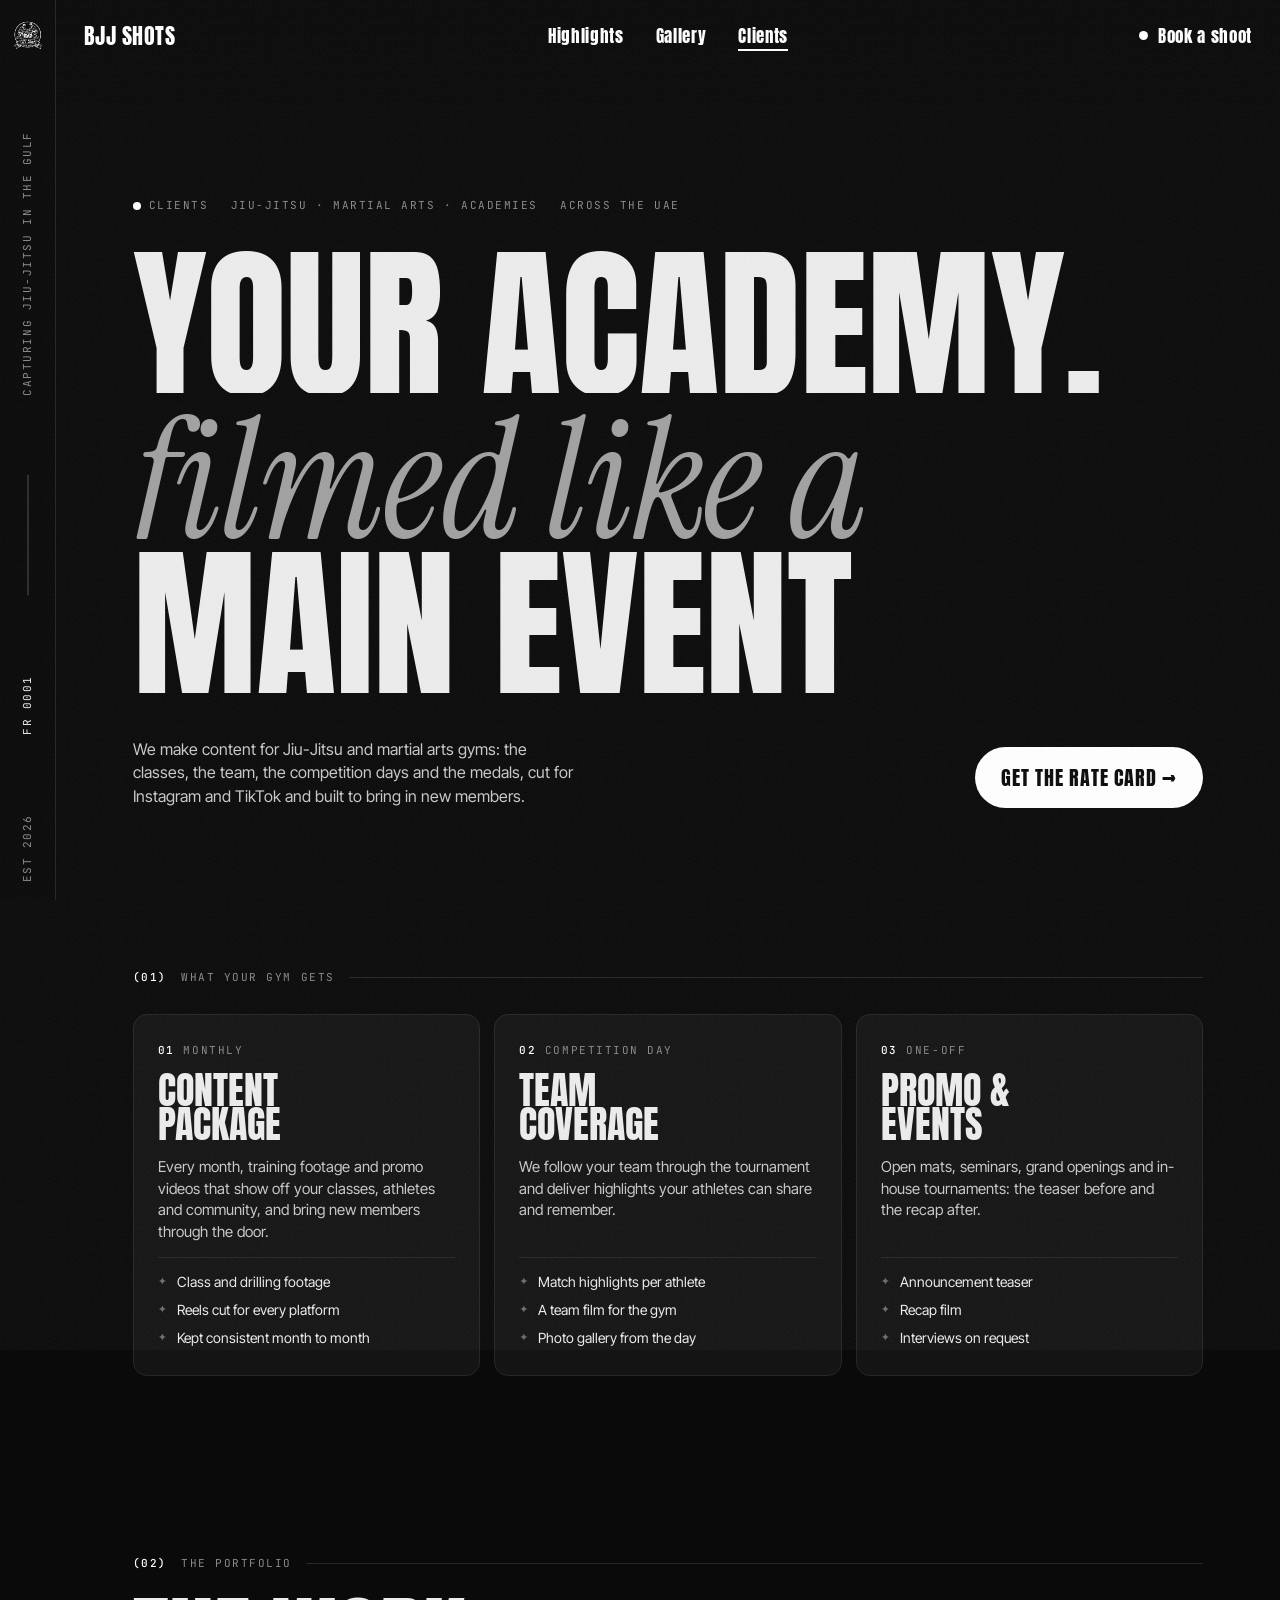
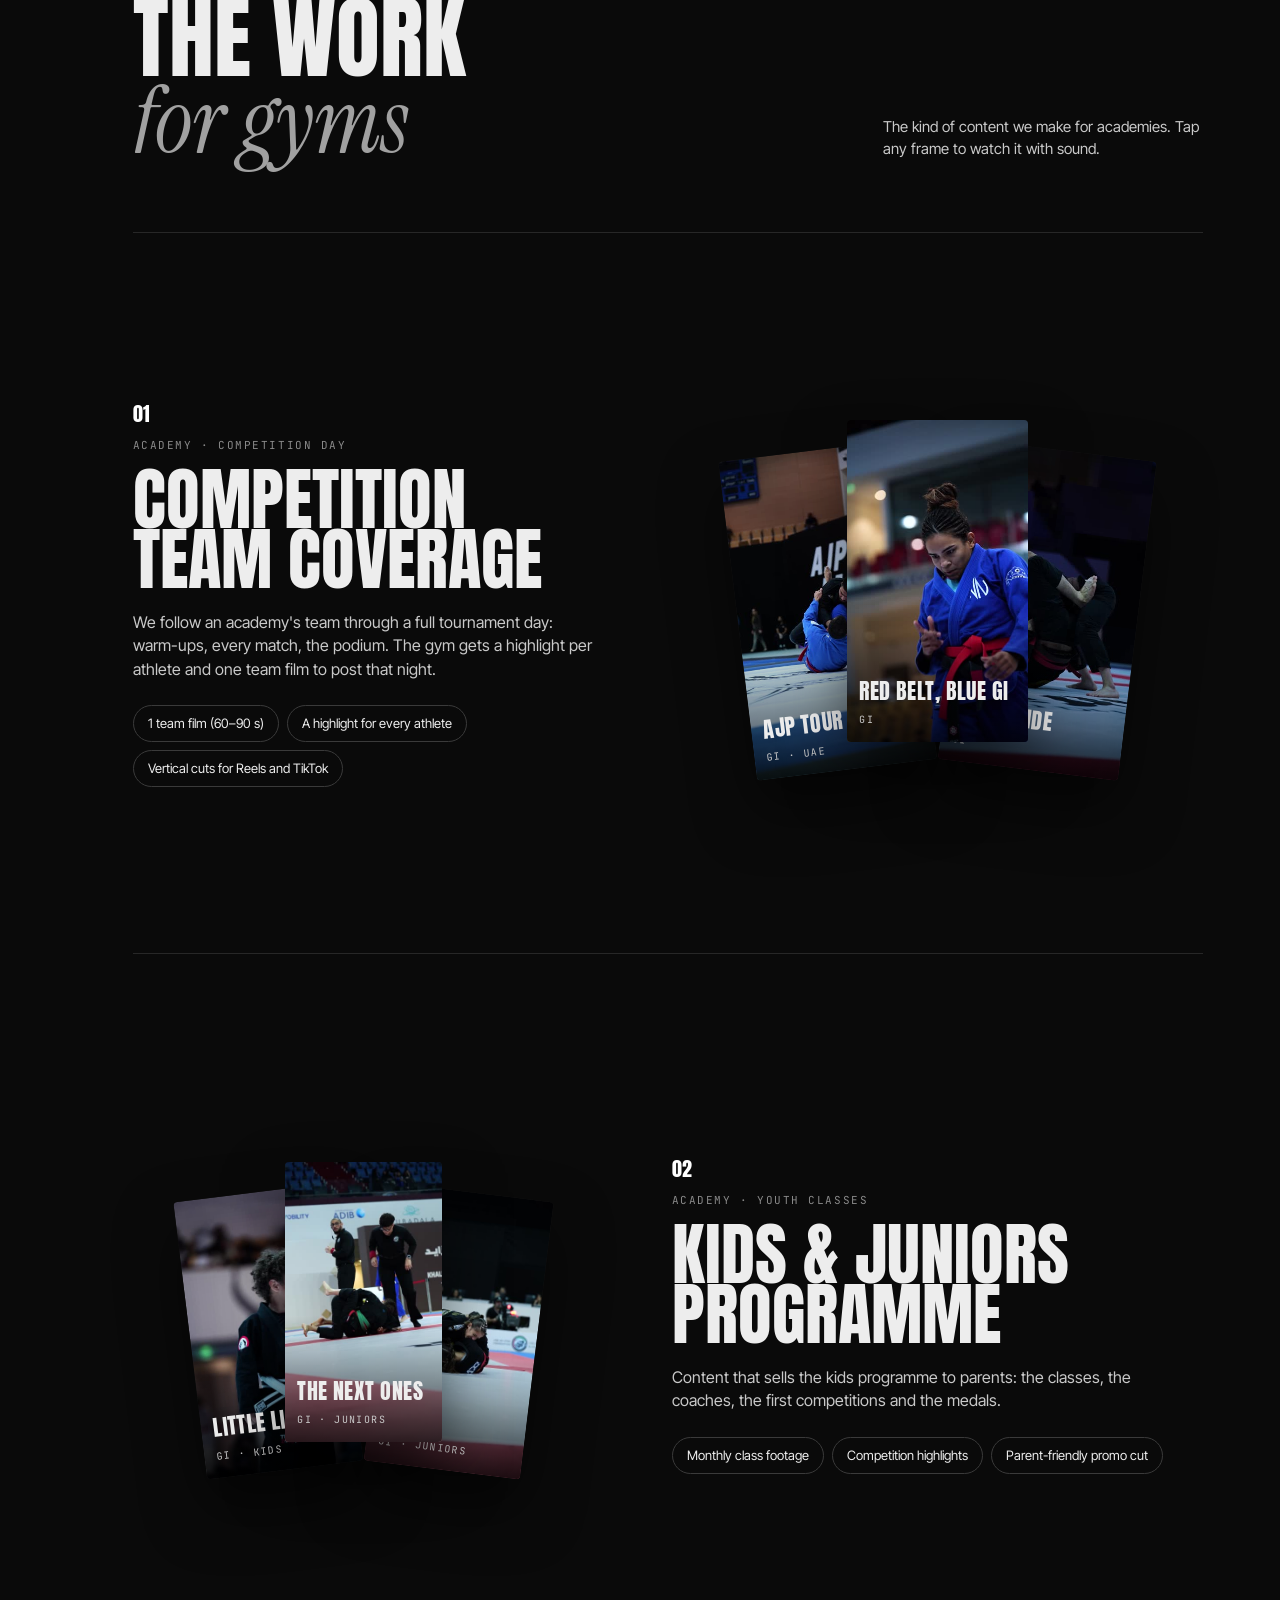
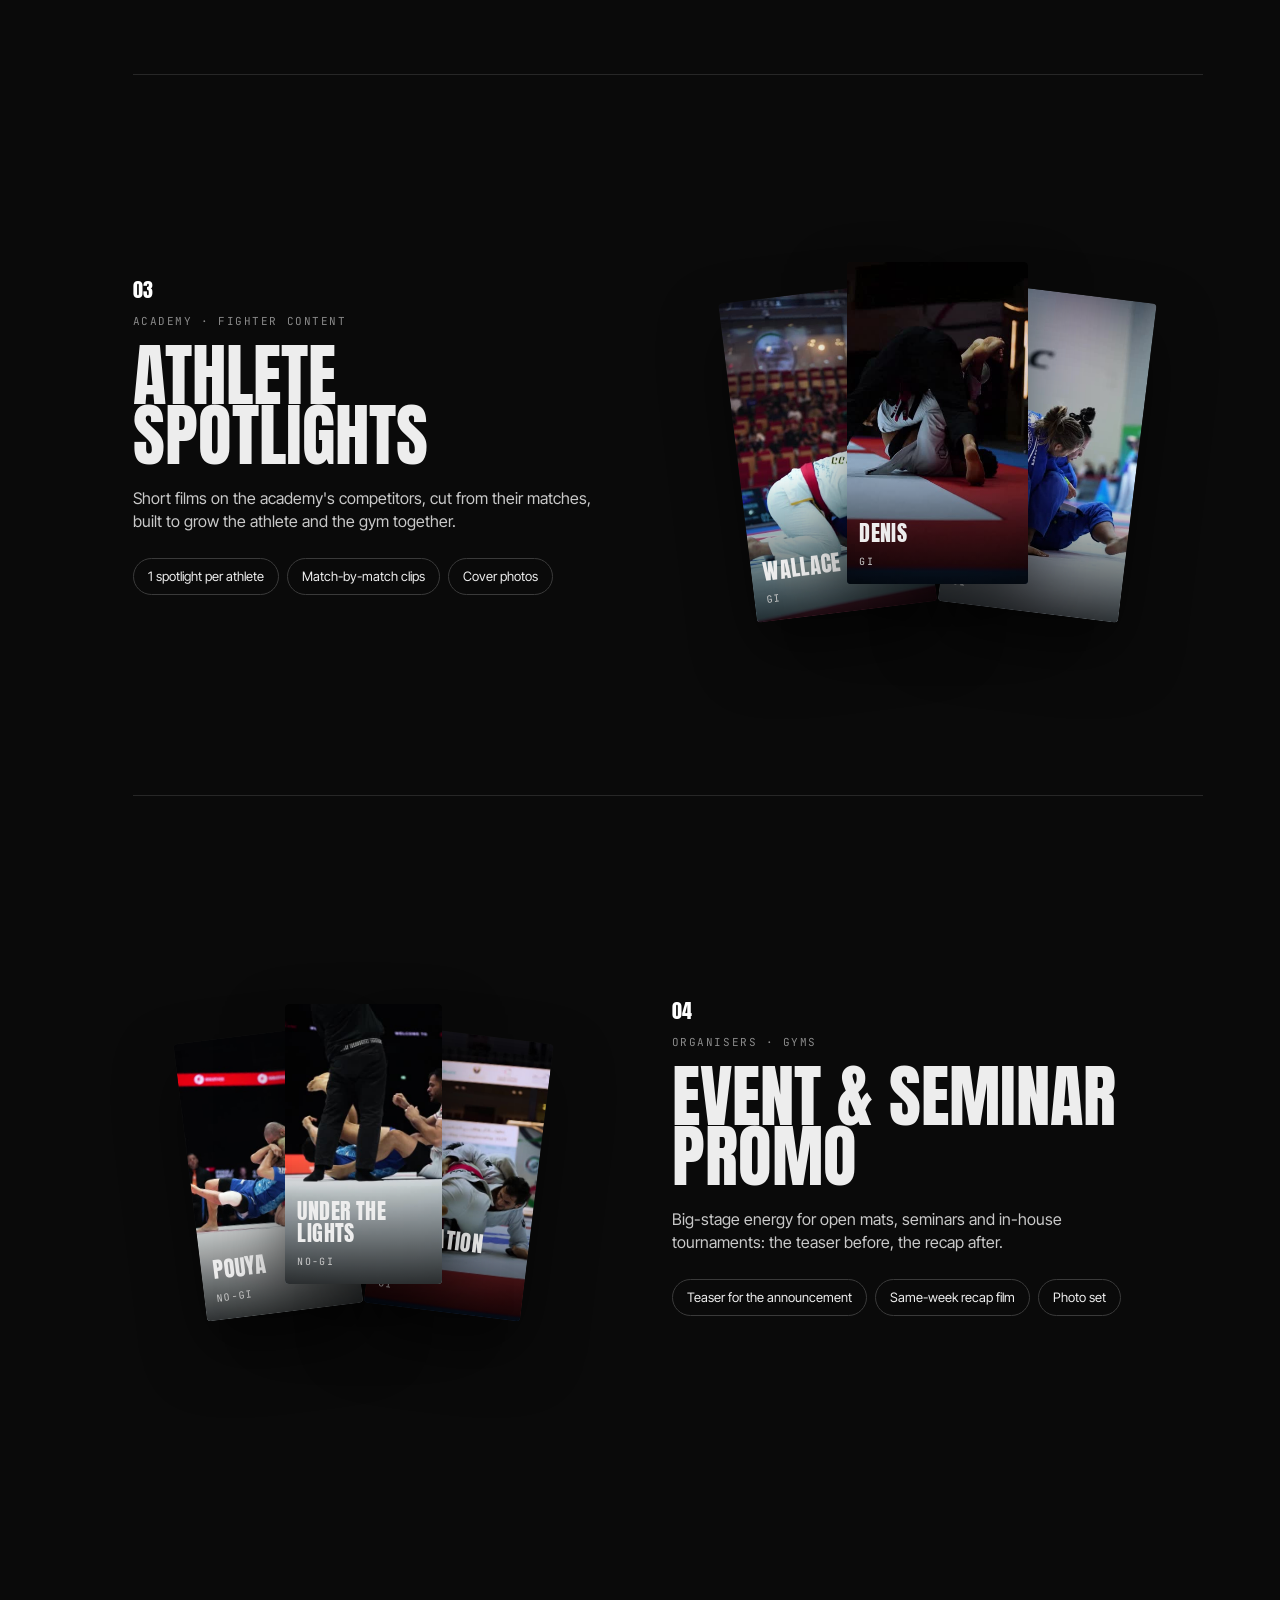
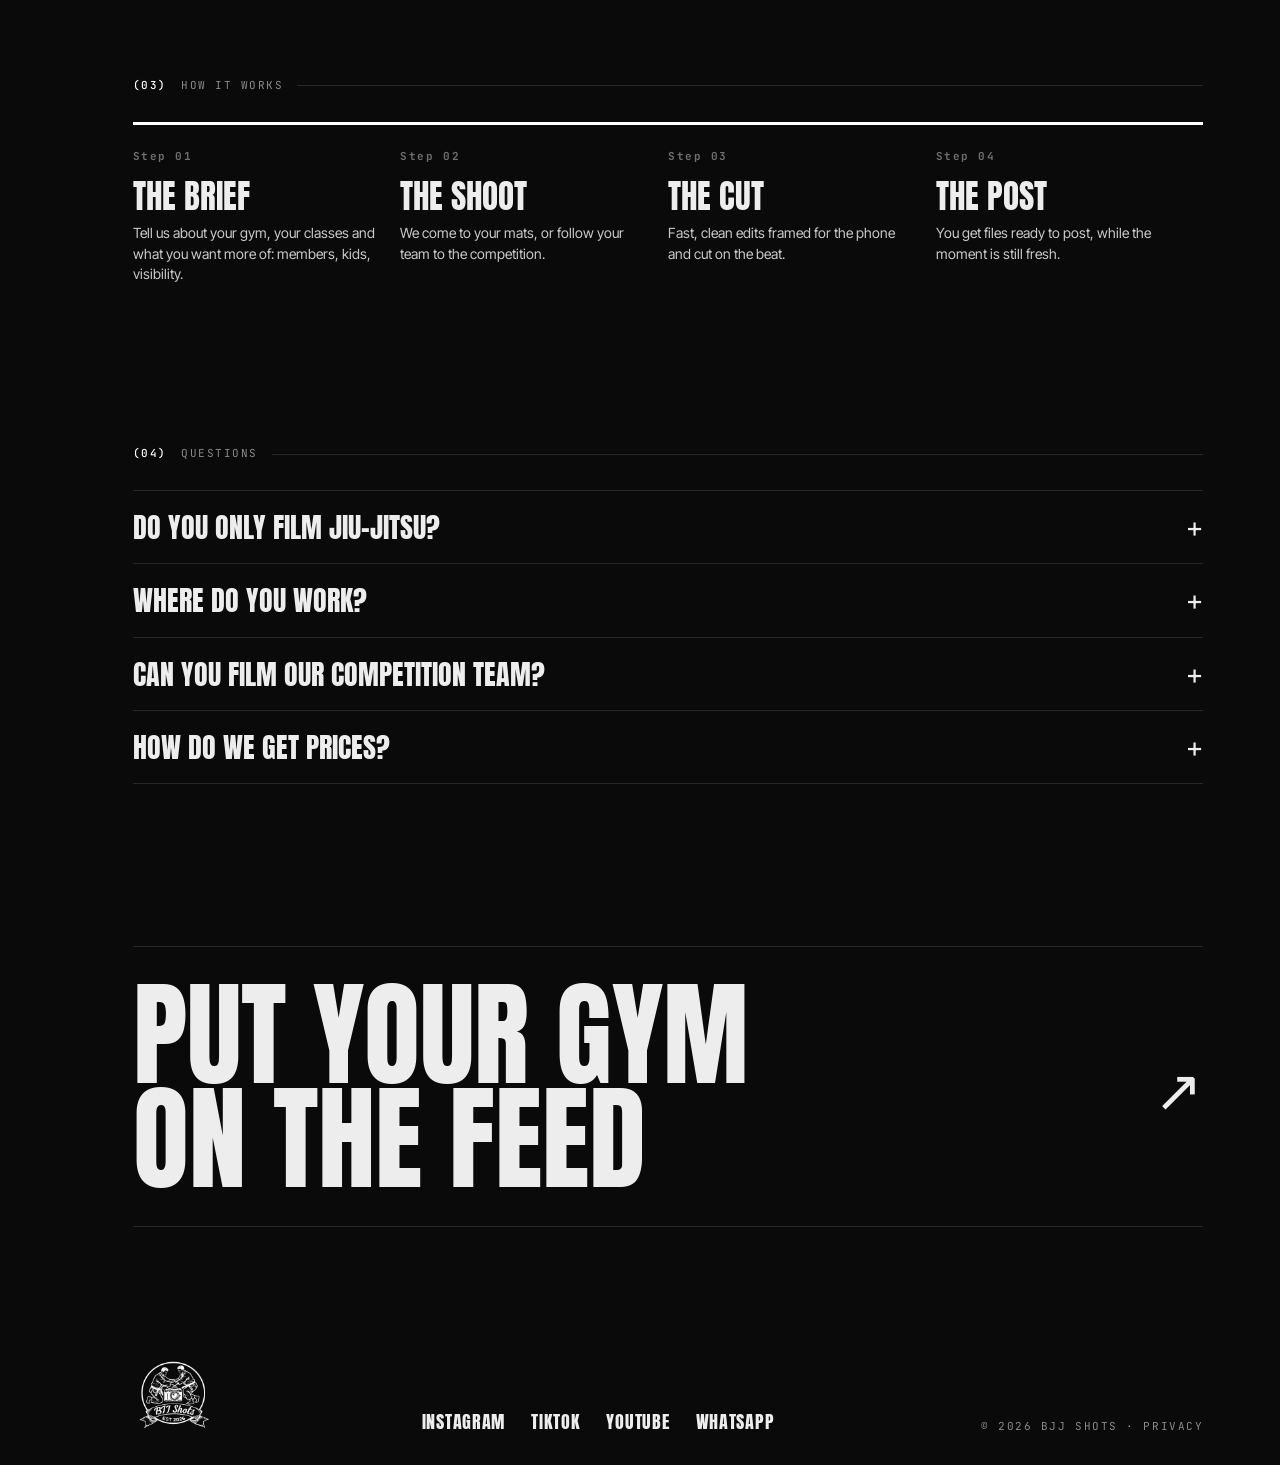
<file: clients.html>
<!doctype html>
<html lang="en">
<head>
<meta charset="utf-8">
<meta name="viewport" content="width=device-width, initial-scale=1">
<title>For Gyms & Academies | BJJ Shots</title>
<meta name="description" content="BJJ Shots films Jiu-Jitsu and martial arts gyms across the UAE: competition team coverage, kids programmes, athlete spotlights and event promos.">
<meta property="og:image" content="media/reels/r10.jpg">
<link rel="icon" href="logo.png">
<link rel="preconnect" href="https://fonts.googleapis.com">
<link rel="preconnect" href="https://fonts.gstatic.com" crossorigin>
<link href="https://fonts.googleapis.com/css2?family=Anton&family=Instrument+Serif:ital@0;1&family=Inter+Tight:wght@400;500;600&family=JetBrains+Mono:wght@400;500&display=swap" rel="stylesheet">
<link rel="stylesheet" href="assets/site.css">
<style>
.ph-head .btns{display:flex;gap:12px;flex-wrap:wrap}

/* what you get */
#offer{padding:10vh var(--gut) 8vh}
.packs{display:grid;grid-template-columns:repeat(3,1fr);gap:14px}
.pack{border:1px solid var(--line);border-radius:14px;padding:28px 24px 26px;display:flex;flex-direction:column;gap:14px;background:var(--ink2);transition:border-color .3s,transform .5s var(--ease)}
.pack:hover{border-color:var(--accent);transform:translateY(-6px)}
.pack .mono{color:var(--mute)}
.pack .mono b{color:var(--accent);font-weight:500}
.pack h3{font-family:var(--display);font-weight:400;font-size:clamp(32px,3vw,48px);line-height:.9;text-transform:uppercase}
.pack p{color:var(--soft);font-size:15px}
.pack ul{list-style:none;margin-top:auto;border-top:1px solid var(--line);padding-top:14px;display:grid;gap:8px}
.pack li{display:flex;gap:10px;font-size:14px}
.pack li::before{content:"✦";color:var(--edge);font-size:11px;line-height:1.7}

/* portfolio */
#work{padding:12vh var(--gut) 6vh}
.work-head{display:flex;justify-content:space-between;align-items:end;gap:30px;margin-bottom:8vh}
.work-head p{max-width:320px;color:var(--soft);font-size:15px}
.proj{display:grid;grid-template-columns:1fr 1.15fr;gap:6vw;align-items:center;padding:8vh 0;border-top:1px solid var(--line)}
.proj:nth-child(even) .reels{order:-1}
.proj .no{font-family:var(--display);font-size:20px;color:var(--accent)}
.proj .kind{color:var(--mute);margin:10px 0 16px;display:block}
.proj h3{font-family:var(--display);font-weight:400;font-size:clamp(44px,5.4vw,96px);line-height:.86;text-transform:uppercase}
.proj .client{font-family:var(--serif);font-style:italic;font-size:clamp(24px,2.2vw,34px);color:var(--tone);margin-top:10px}
.proj .logo{height:46px;width:auto;margin-top:16px;filter:grayscale(1) brightness(1.6)}
.proj p{color:var(--soft);font-size:16px;margin-top:22px;max-width:480px}
.proj ul{list-style:none;margin-top:24px;display:flex;flex-wrap:wrap;gap:8px}
.proj li{border:1px solid #3A3A3A;border-radius:999px;padding:8px 14px;font-size:13px}
.reels{position:relative;height:min(64vh,620px);display:flex;justify-content:center;align-items:center}
.reels .fcard{position:absolute;width:min(34%,250px);transition:transform .9s var(--ease)}
.reels .fcard:nth-child(1){transform:translateX(-62%) rotate(-7deg) translateY(18px)}
.reels .fcard:nth-child(2){z-index:2;transform:translateY(-12px)}
.reels .fcard:nth-child(3){transform:translateX(62%) rotate(7deg) translateY(18px)}
.proj:not(.in) .reels .fcard{transform:none}
.reels .fcard:hover{z-index:3}
.reels .fcard .shot{box-shadow:0 30px 60px rgba(0,0,0,.5)}

/* process */
#process{padding:12vh var(--gut)}
.flow{display:grid;grid-template-columns:repeat(4,1fr);border-top:1px solid var(--line);position:relative}
.flow::before{content:"";position:absolute;left:0;top:-1px;height:3px;width:100%;background:var(--accent);transform-origin:left;transform:scaleX(0);transition:transform 1.6s var(--ease)}
.flow.in::before{transform:scaleX(1)}
.flow div{padding:26px 22px 0 0}
.flow b{display:block;font-family:var(--mono);font-size:11px;letter-spacing:.14em;color:var(--edge);margin-bottom:16px}
.flow h3{font-family:var(--display);font-weight:400;font-size:clamp(28px,2.6vw,40px);line-height:.92;text-transform:uppercase}
.flow p{color:var(--soft);font-size:14px;margin-top:12px;max-width:260px}

/* faq */
#faq{padding:6vh var(--gut) 4vh}
.qa{border-top:1px solid var(--line)}
.qa details{border-bottom:1px solid var(--line)}
.qa summary{list-style:none;display:flex;justify-content:space-between;align-items:center;gap:20px;padding:22px 0;cursor:pointer;font-family:var(--display);font-size:clamp(22px,2.2vw,34px);text-transform:uppercase;line-height:1}
.qa summary::-webkit-details-marker{display:none}
.qa summary::after{content:"+";font-family:var(--body);font-size:28px;transition:transform .3s}
.qa details[open] summary::after{transform:rotate(45deg);color:var(--accent)}
.qa details p{color:var(--soft);max-width:680px;padding:0 0 24px}

@media (max-width:1100px){.packs{grid-template-columns:1fr 1fr}.flow{grid-template-columns:1fr 1fr;gap:30px 0}}
@media (max-width:760px){
  #offer{padding:6vh var(--gut)}
  .packs{grid-template-columns:1fr}
  #work{padding:10vh var(--gut) 4vh}
  .work-head{flex-direction:column;align-items:start;gap:14px}
  .proj{grid-template-columns:1fr;gap:5vh;padding:6vh 0}
  .proj:nth-child(even) .reels{order:0}
  .reels{height:auto;justify-content:flex-start;overflow-x:auto;gap:10px;scroll-snap-type:x mandatory;padding-bottom:6px}
  .reels .fcard,.reels .fcard:nth-child(n){position:relative;transform:none!important;width:46vw;flex:none;scroll-snap-align:start}
  #process{padding:8vh var(--gut)}
  .flow{grid-template-columns:1fr}
}
@media (prefers-reduced-motion:reduce){.flow::before{transform:scaleX(1);transition:none}.reels .fcard{transition:none}}
</style>
</head>
<body data-page="clients">
<main>

<header class="ph-head">
  <div class="slate mono"><span class="rec"><i></i>Clients</span><span>Jiu-Jitsu · Martial arts · Academies</span><span>Across the UAE</span></div>
  <h1 class="ph-title"><span class="l">Your academy,</span><br><span class="l"><em>filmed like a</em></span><br><span class="l">main event</span></h1>
  <div class="ph-sub">
    <p>We make content for Jiu-Jitsu and martial arts gyms: the classes, the team, the competition days and the medals, cut for Instagram and TikTok and built to bring in new members.</p>
    <div class="btns"><a class="btn" href="contact.html?type=gym">Get the rate card →</a></div>
  </div>
</header>

<section id="offer" aria-labelledby="offerH">
  <div class="kicker mono"><b>(01)</b> <span id="offerH">What your gym gets</span></div>
  <div class="packs">
    <div class="pack rv"><span class="mono"><b>01</b> Monthly</span><h3>Content<br>package</h3><p>Every month, training footage and promo videos that show off your classes, athletes and community, and bring new members through the door.</p>
      <ul><li>Class and drilling footage</li><li>Reels cut for every platform</li><li>Kept consistent month to month</li></ul></div>
    <div class="pack rv" style="transition-delay:.08s"><span class="mono"><b>02</b> Competition day</span><h3>Team<br>coverage</h3><p>We follow your team through the tournament and deliver highlights your athletes can share and remember.</p>
      <ul><li>Match highlights per athlete</li><li>A team film for the gym</li><li>Photo gallery from the day</li></ul></div>
    <div class="pack rv" style="transition-delay:.16s"><span class="mono"><b>03</b> One-off</span><h3>Promo &amp;<br>events</h3><p>Open mats, seminars, grand openings and in-house tournaments: the teaser before and the recap after.</p>
      <ul><li>Announcement teaser</li><li>Recap film</li><li>Interviews on request</li></ul></div>
  </div>
</section>

<section id="work" aria-labelledby="workH">
  <div class="kicker mono"><b>(02)</b> The portfolio</div>
  <div class="work-head">
    <h2 class="h-big" id="workH">The work<br><em>for gyms</em></h2>
    <p>The kind of content we make for academies. Tap any frame to watch it with sound.</p>
  </div>
  <div id="projects"></div>
</section>

<section id="process" aria-labelledby="procH">
  <div class="kicker mono"><b>(03)</b> <span id="procH">How it works</span></div>
  <div class="flow rv">
    <div><b>Step 01</b><h3>The brief</h3><p>Tell us about your gym, your classes and what you want more of: members, kids, visibility.</p></div>
    <div><b>Step 02</b><h3>The shoot</h3><p>We come to your mats, or follow your team to the competition.</p></div>
    <div><b>Step 03</b><h3>The cut</h3><p>Fast, clean edits framed for the phone and cut on the beat.</p></div>
    <div><b>Step 04</b><h3>The post</h3><p>You get files ready to post, while the moment is still fresh.</p></div>
  </div>
</section>

<section id="faq" aria-labelledby="faqH">
  <div class="kicker mono"><b>(04)</b> <span id="faqH">Questions</span></div>
  <div class="qa">
    <details><summary>Do you only film Jiu-Jitsu?</summary><p>Jiu-Jitsu is home, but we film martial arts gyms of every kind: grappling, striking and kids' programmes.</p></details>
    <details><summary>Where do you work?</summary><p>We are based in the UAE and cover gyms and events across the Gulf.</p></details>
    <details><summary>Can you film our competition team?</summary><p>Yes. We follow your athletes through the day and deliver highlights for each of them, plus a photo gallery your members can buy from.</p></details>
    <details><summary>How do we get prices?</summary><p>Send us a quick brief on the booking page and we will send the rate card for the package that fits your gym.</p></details>
  </div>
</section>

<section class="endband">
  <a class="big" href="contact.html?type=gym"><span>Put your gym<br>on the feed</span><span>↗</span></a>
</section>
</main>

<script src="assets/config.js"></script>
<script src="assets/site.js"></script>
<script>
(async () => {
const { $, esc, pad, json, watch, reveal } = BJJ;
let data;
try { data = await json('data/clients.json'); } catch { return; }
let reels = {};
try { (await json('data/highlights.json')).items.forEach(r => reels[r.id] = r); } catch {}
const reel = id => reels[id] || { id, title: '', tag: '', video: `media/reels/${id}.mp4`, loop: `media/reels/${id}-loop.mp4`, poster: `media/reels/${id}.jpg` };
$('#projects').innerHTML = data.projects.map((p, i) => `
  <article class="proj rv">
    <div>
      <span class="no">${pad(i + 1)}</span>
      <span class="kind mono">${esc(p.kind)}</span>
      <h3>${esc(p.title)}</h3>
      ${p.client ? `<div class="client">${esc(p.client)}</div>` : ''}
      ${p.logo ? `<img class="logo" src="${esc(p.logo)}" alt="${esc(p.client || '')} logo">` : ''}
      <p>${esc(p.summary)}</p>
      <ul>${p.deliverables.map(d => `<li>${esc(d)}</li>`).join('')}</ul>
    </div>
    <div class="reels">${p.reels.map(reel).map(r => `
      <button class="fcard" data-video="${esc(r.video)}" data-poster="${esc(r.poster)}" data-title="${esc(r.title || p.title)}" data-tag="${esc(p.kind)}" aria-label="Play ${esc(r.title || p.title)}">
        <span class="shot"><img src="${esc(r.poster)}" alt="" loading="lazy"><video muted loop playsinline preload="none" data-src="${esc(r.loop)}"></video>
        <span class="cap"><b>${esc(r.title)}</b><span class="mono">${esc(r.tag)}</span></span></span>
      </button>`).join('')}</div>
  </article>`).join('');
watch($('#projects'));
reveal($('#projects'));
})();
</script>
</body>
</html>
</file>
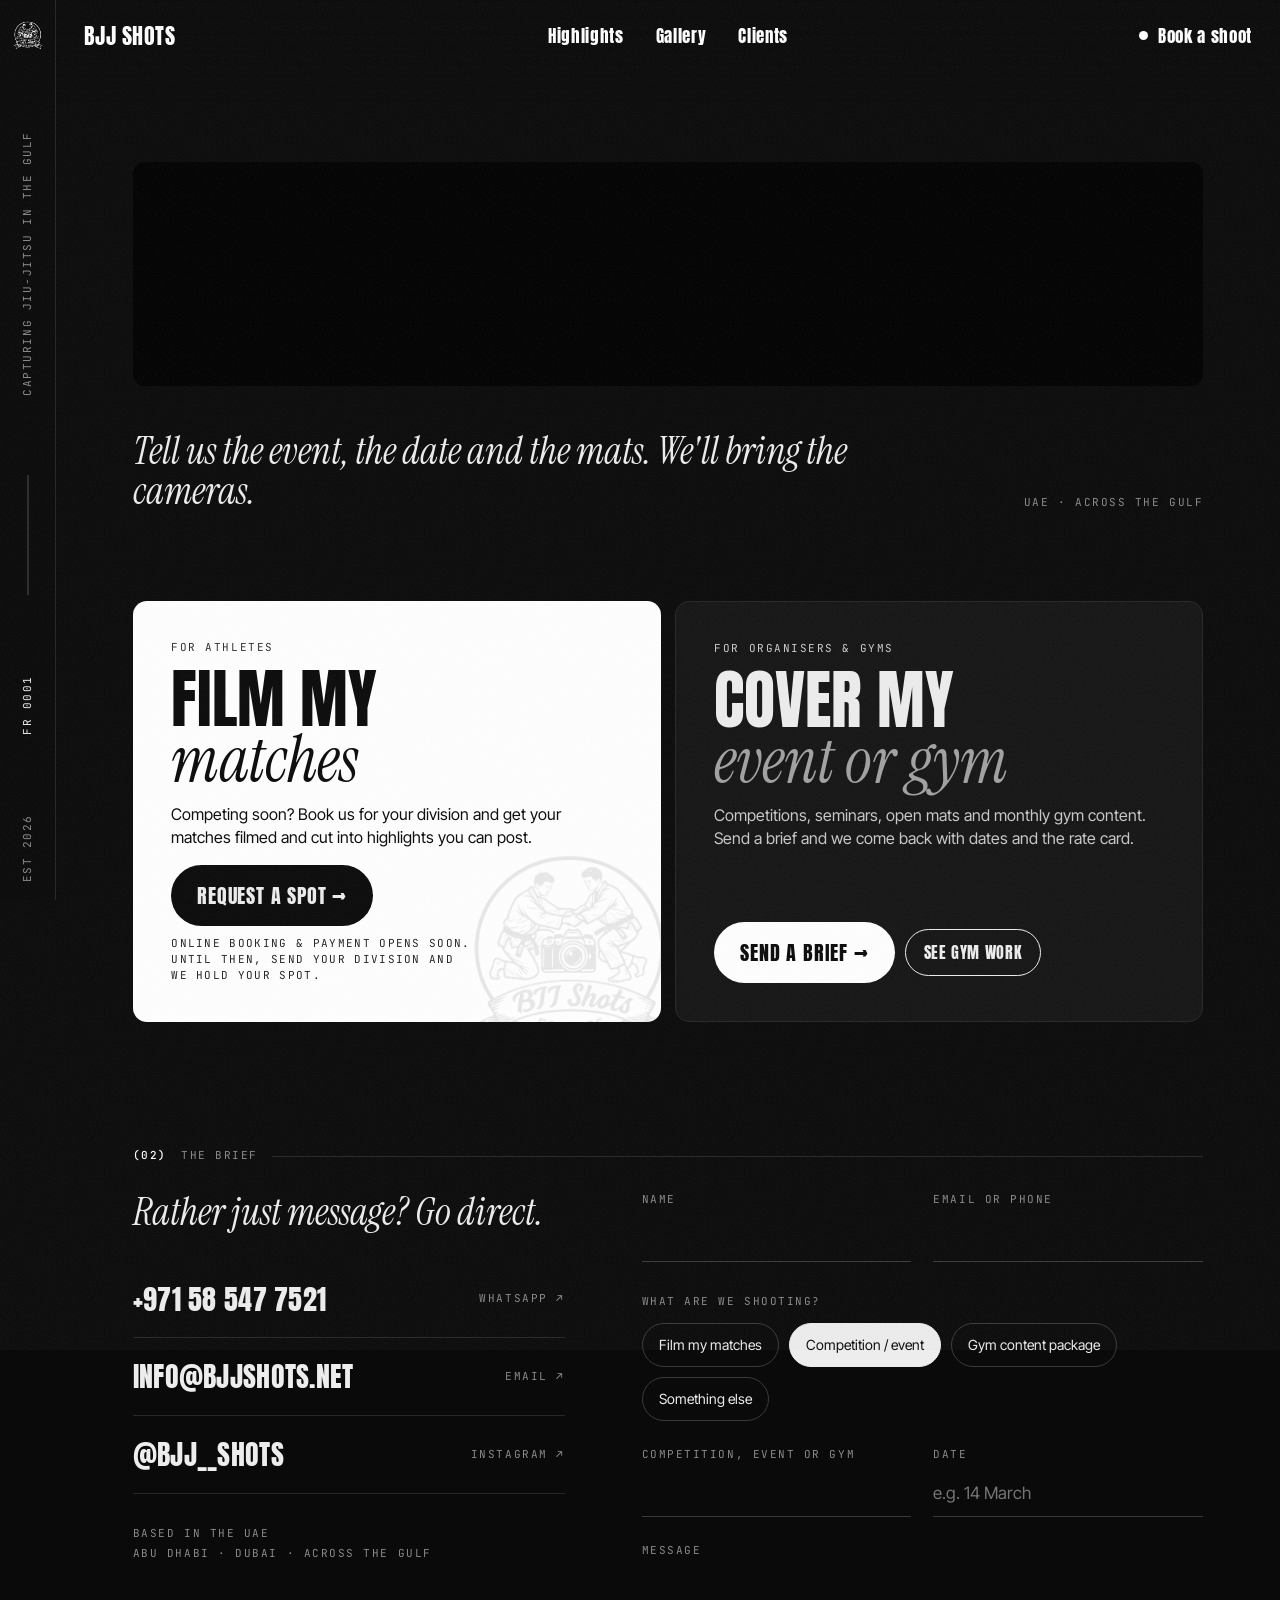
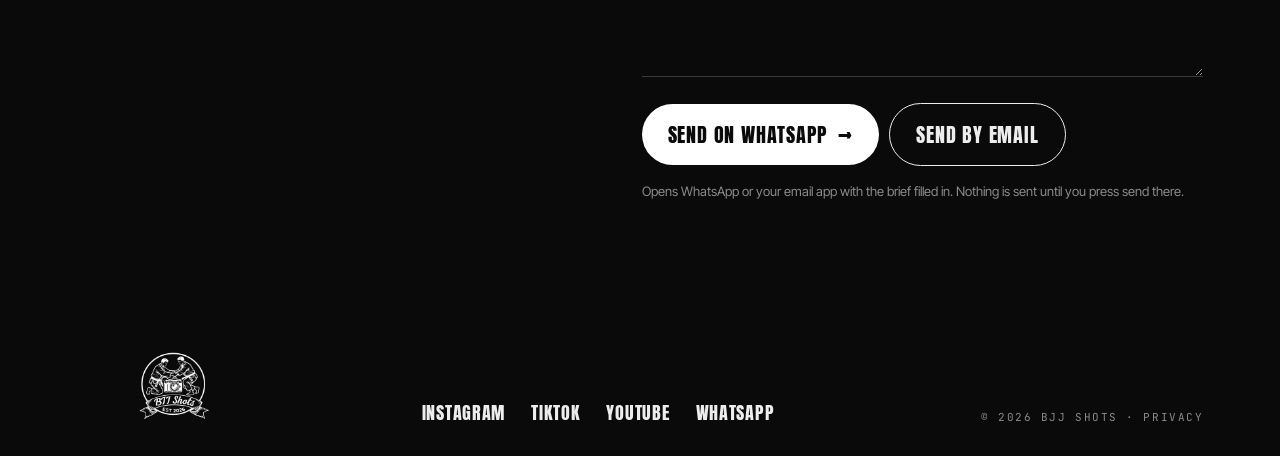
<file: contact.html>
<!doctype html>
<html lang="en">
<head>
<meta charset="utf-8">
<meta name="viewport" content="width=device-width, initial-scale=1">
<title>Book a Shoot | BJJ Shots</title>
<meta name="description" content="Book BJJ Shots to film your matches, your competition or your gym. Send a brief on WhatsApp or email, anywhere in the UAE and the Gulf.">
<meta property="og:image" content="media/reels/r01.jpg">
<link rel="icon" href="logo.png">
<link rel="preconnect" href="https://fonts.googleapis.com">
<link rel="preconnect" href="https://fonts.gstatic.com" crossorigin>
<link href="https://fonts.googleapis.com/css2?family=Anton&family=Instrument+Serif:ital@0;1&family=Inter+Tight:wght@400;500;600&family=JetBrains+Mono:wght@400;500&display=swap" rel="stylesheet">
<link rel="stylesheet" href="assets/site.css">
<style>
#top{padding:18vh var(--gut) 0}
.knock{position:relative;overflow:hidden;border-radius:12px;isolation:isolate;background:#000}
.knock video{position:absolute;inset:0;width:100%;height:100%;object-fit:cover;z-index:0;filter:grayscale(1) contrast(1.2) brightness(1.1)}
.knock h1{position:relative;z-index:1;background:var(--ink);color:#fff;mix-blend-mode:multiply;font-family:var(--display);font-weight:400;font-size:clamp(90px,19vw,340px);line-height:.82;text-transform:uppercase;letter-spacing:-.01em;padding:.07em 0 .03em;text-align:center;white-space:nowrap}
.lede{display:flex;justify-content:space-between;align-items:end;gap:30px;margin-top:5vh;flex-wrap:wrap}
.lede p{font-family:var(--serif);font-style:italic;font-size:clamp(28px,3vw,46px);line-height:1.05;max-width:720px}

/* two paths */
#paths{padding:10vh var(--gut) 4vh}
.paths{display:grid;grid-template-columns:1fr 1fr;gap:14px}
.path{position:relative;border-radius:14px;padding:clamp(24px,3vw,40px);display:flex;flex-direction:column;gap:16px;min-height:360px;overflow:hidden;isolation:isolate}
.path.a{background:var(--accent);color:var(--on-accent)}
.path.b{background:var(--ink2);border:1px solid var(--line)}
.path .mono{opacity:.85}
.path h2{font-family:var(--display);font-weight:400;font-size:clamp(44px,5vw,88px);line-height:.86;text-transform:uppercase}
.path h2 em{font-family:var(--serif);font-style:italic;text-transform:none;font-weight:400}
.path.b h2 em{color:var(--tone)}
.path p{max-width:440px;font-size:16px}
.path.b p{color:var(--soft)}
.path .act{margin-top:auto;display:flex;gap:10px;flex-wrap:wrap;align-items:center}
.path.a .btn{background:var(--on-accent);color:var(--paper)}
.path.a .btn.ghost{background:transparent;border-color:var(--on-accent);color:var(--on-accent)}
.path.a .btn.ghost:hover{background:var(--on-accent);color:var(--paper)}
.path .soon{font-family:var(--mono);font-size:11px;letter-spacing:.12em;text-transform:uppercase;opacity:.9;max-width:300px}
.path img.bg{position:absolute;right:-6%;bottom:-12%;width:46%;z-index:-1;opacity:.16;filter:grayscale(1);pointer-events:none}
.path.a img.bg{filter:invert(1);opacity:.09}

/* brief + direct lines */
#brief-sec{padding:10vh var(--gut) 6vh}
.grid2{display:grid;grid-template-columns:1fr 1.3fr;gap:6vw}
.direct h3{font-family:var(--serif);font-style:italic;font-size:clamp(30px,3vw,46px);line-height:1.05;font-weight:400;margin-bottom:28px}
.direct a.line{display:flex;justify-content:space-between;align-items:center;gap:12px;padding:18px 0;border-bottom:1px solid var(--line);font-family:var(--display);font-size:clamp(22px,2.2vw,34px);text-transform:uppercase;letter-spacing:.01em;transition:color .3s,padding .4s var(--ease)}
.direct a.line small{font-family:var(--mono);font-size:11px;letter-spacing:.14em;color:var(--mute);white-space:nowrap}
.direct a.line:hover{color:var(--accent);padding-left:12px}
.direct .where{margin-top:30px;color:var(--mute);line-height:1.8}
form.brief{display:grid;grid-template-columns:1fr 1fr;gap:26px 22px}
.brief label.f{display:flex;flex-direction:column;gap:8px}
.brief .full{grid-column:1/-1}
.brief .mono{color:var(--mute)}
.brief input:not([type=radio]),.brief textarea{font:inherit;font-size:17px;color:var(--paper);background:transparent;border:0;border-bottom:1px solid #3A3A3A;padding:10px 0;outline:none;border-radius:0;transition:border-color .3s;width:100%}
.brief textarea{min-height:110px;resize:vertical}
.brief input:focus,.brief textarea:focus{border-color:var(--accent)}
.chips{display:flex;flex-wrap:wrap;gap:10px;margin-top:12px}
.chips label{position:relative}
.chips input{position:absolute;opacity:0;pointer-events:none}
.chips span{display:inline-flex;align-items:center;min-height:44px;padding:10px 16px;border:1px solid #3A3A3A;border-radius:999px;font-size:14px;cursor:pointer;transition:all .25s}
.chips input:checked+span{background:var(--paper);color:var(--ink);border-color:var(--paper)}
.chips input:focus-visible+span{outline:2px solid var(--accent);outline-offset:2px}
.brief .f.only-athlete{display:none}
.brief.athlete .f.only-athlete{display:flex}
.sends{grid-column:1/-1;display:flex;gap:10px;flex-wrap:wrap;align-items:center}
.formnote{grid-column:1/-1;color:var(--mute);font-size:13px;margin-top:-10px}

@media (max-width:760px){
  #top{padding:13vh var(--gut) 0}
  .knock h1{font-size:22vw}
  .lede p{font-size:26px}
  #paths{padding:7vh var(--gut) 2vh}
  .paths{grid-template-columns:1fr}
  .path{min-height:0}
  #brief-sec{padding:8vh var(--gut) 4vh}
  .grid2{grid-template-columns:1fr;gap:8vh}
  form.brief{grid-template-columns:1fr}
  .sends .btn{flex:1;justify-content:center}
}
</style>
</head>
<body data-page="contact">
<main>

<section id="top" aria-labelledby="bookH">
  <div class="knock">
    <video muted loop playsinline preload="none" data-src="media/reels/r01-loop.mp4" data-always="1"></video>
    <h1 id="bookH">Let's roll</h1>
  </div>
  <div class="lede">
    <p>Tell us the event, the date and the mats. We'll bring the cameras.</p>
    <span class="mono" style="color:var(--mute)">UAE · Across the Gulf</span>
  </div>
</section>

<section id="paths" aria-label="Ways to book">
  <div class="paths">
    <div class="path a rv">
      <span class="mono">For athletes</span>
      <h2>Film my<br><em>matches</em></h2>
      <p>Competing soon? Book us for your division and get your matches filmed and cut into highlights you can post.</p>
      <div class="act" id="athleteAct"></div>
      <img class="bg" src="logo.png" alt="">
    </div>
    <div class="path b rv" style="transition-delay:.08s">
      <span class="mono">For organisers &amp; gyms</span>
      <h2>Cover my<br><em>event or gym</em></h2>
      <p>Competitions, seminars, open mats and monthly gym content. Send a brief and we come back with dates and the rate card.</p>
      <div class="act"><a class="btn" href="#brief-sec" data-type="Competition / event coverage">Send a brief →</a><a class="btn ghost small" href="clients.html">See gym work</a></div>
    </div>
  </div>
</section>

<section id="brief-sec" aria-labelledby="briefH">
  <div class="kicker mono"><b>(02)</b> <span id="briefH">The brief</span></div>
  <div class="grid2">
    <div class="direct">
      <h3>Rather just message? Go direct.</h3>
      <a class="line" id="dWa" target="_blank" rel="noopener"><span id="dWaL"></span> <small>WhatsApp ↗</small></a>
      <a class="line" id="dMail"><span id="dMailL"></span> <small>Email ↗</small></a>
      <a class="line" id="dIg" target="_blank" rel="noopener"><span id="dIgL"></span> <small>Instagram ↗</small></a>
      <p class="where mono">Based in the UAE<br>Abu Dhabi · Dubai · Across the Gulf</p>
    </div>
    <form class="brief" id="brief">
      <label class="f"><span class="mono">Name</span><input name="name" required autocomplete="name"></label>
      <label class="f"><span class="mono">Email or phone</span><input name="reach" required autocomplete="email"></label>
      <div class="full"><span class="mono" id="typeL">What are we shooting?</span>
        <div class="chips" role="radiogroup" aria-labelledby="typeL">
          <label><input type="radio" name="type" value="Film my matches (athlete)"><span>Film my matches</span></label>
          <label><input type="radio" name="type" value="Competition / event coverage" checked><span>Competition / event</span></label>
          <label><input type="radio" name="type" value="Gym content package"><span>Gym content package</span></label>
          <label><input type="radio" name="type" value="Something else"><span>Something else</span></label>
        </div>
      </div>
      <label class="f"><span class="mono">Competition, event or gym</span><input name="event"></label>
      <label class="f"><span class="mono">Date</span><input name="date" placeholder="e.g. 14 March"></label>
      <label class="f only-athlete"><span class="mono">Division &amp; belt</span><input name="division" placeholder="e.g. Adult male, blue, -76 kg"></label>
      <label class="f only-athlete"><span class="mono">Team / academy</span><input name="team"></label>
      <label class="f full"><span class="mono">Message</span><textarea name="msg"></textarea></label>
      <div class="sends">
        <button class="btn" type="submit" value="wa">Send on WhatsApp <span>→</span></button>
        <button class="btn ghost" type="submit" value="mail">Send by email</button>
      </div>
      <p class="formnote">Opens WhatsApp or your email app with the brief filled in. Nothing is sent until you press send there.</p>
    </form>
  </div>
</section>
</main>

<script src="assets/config.js"></script>
<script src="assets/site.js"></script>
<script>
(() => {
const { $, $$, CFG, wa, mail, ig, esc, watch } = BJJ;
watch();
$('#dWa').href = wa(); $('#dWaL').textContent = CFG.whatsappLabel;
$('#dMail').href = 'mailto:' + CFG.email; $('#dMailL').textContent = CFG.email;
$('#dIg').href = ig; $('#dIgL').textContent = '@' + CFG.instagram;

/* athlete booking: the payment link when it exists, a brief until then */
$('#athleteAct').innerHTML = CFG.bookingUrl
  ? `<a class="btn" href="${esc(CFG.bookingUrl)}" target="_blank" rel="noopener">${esc(CFG.bookingLabel || 'Book & pay')} ↗</a><a class="btn ghost small" href="#brief-sec" data-type="Film my matches (athlete)">Ask first</a>`
  : `<a class="btn" href="#brief-sec" data-type="Film my matches (athlete)">Request a spot →</a><span class="soon">Online booking &amp; payment opens soon. Until then, send your division and we hold your spot.</span>`;

const form = $('#brief');
const setType = v => { const r = $$('input[name=type]', form).find(x => x.value === v); if (r) { r.checked = true; sync(); } };
const sync = () => form.classList.toggle('athlete', form.type.value.startsWith('Film my matches'));
form.addEventListener('change', sync);
document.addEventListener('click', e => { const a = e.target.closest('[data-type]'); if (a) setType(a.dataset.type); });
const q = new URLSearchParams(location.search).get('type');
if (q === 'gym') setType('Gym content package'); else if (q === 'athlete') setType('Film my matches (athlete)'); else if (q === 'event') setType('Competition / event coverage');
sync();

form.addEventListener('submit', e => {
  e.preventDefault();
  const f = new FormData(form), via = e.submitter?.value || 'wa', ath = f.get('type').startsWith('Film my matches');
  const L = [`Name: ${f.get('name')}`, `Contact: ${f.get('reach')}`, `Shoot: ${f.get('type')}`, `Event or gym: ${f.get('event') || '-'}`, `Date: ${f.get('date') || '-'}`];
  if (ath) L.push(`Division: ${f.get('division') || '-'}`, `Team: ${f.get('team') || '-'}`);
  const body = `${L.join('\n')}\n\n${f.get('msg') || ''}`.trim();
  if (via === 'mail') location.href = mail(`${f.get('type')}: ${f.get('event') || f.get('name')}`, body);
  else window.open(wa(`Hi BJJ Shots, here's my brief:\n\n${body}`), '_blank', 'noopener');
});
})();
</script>
</body>
</html>
</file>
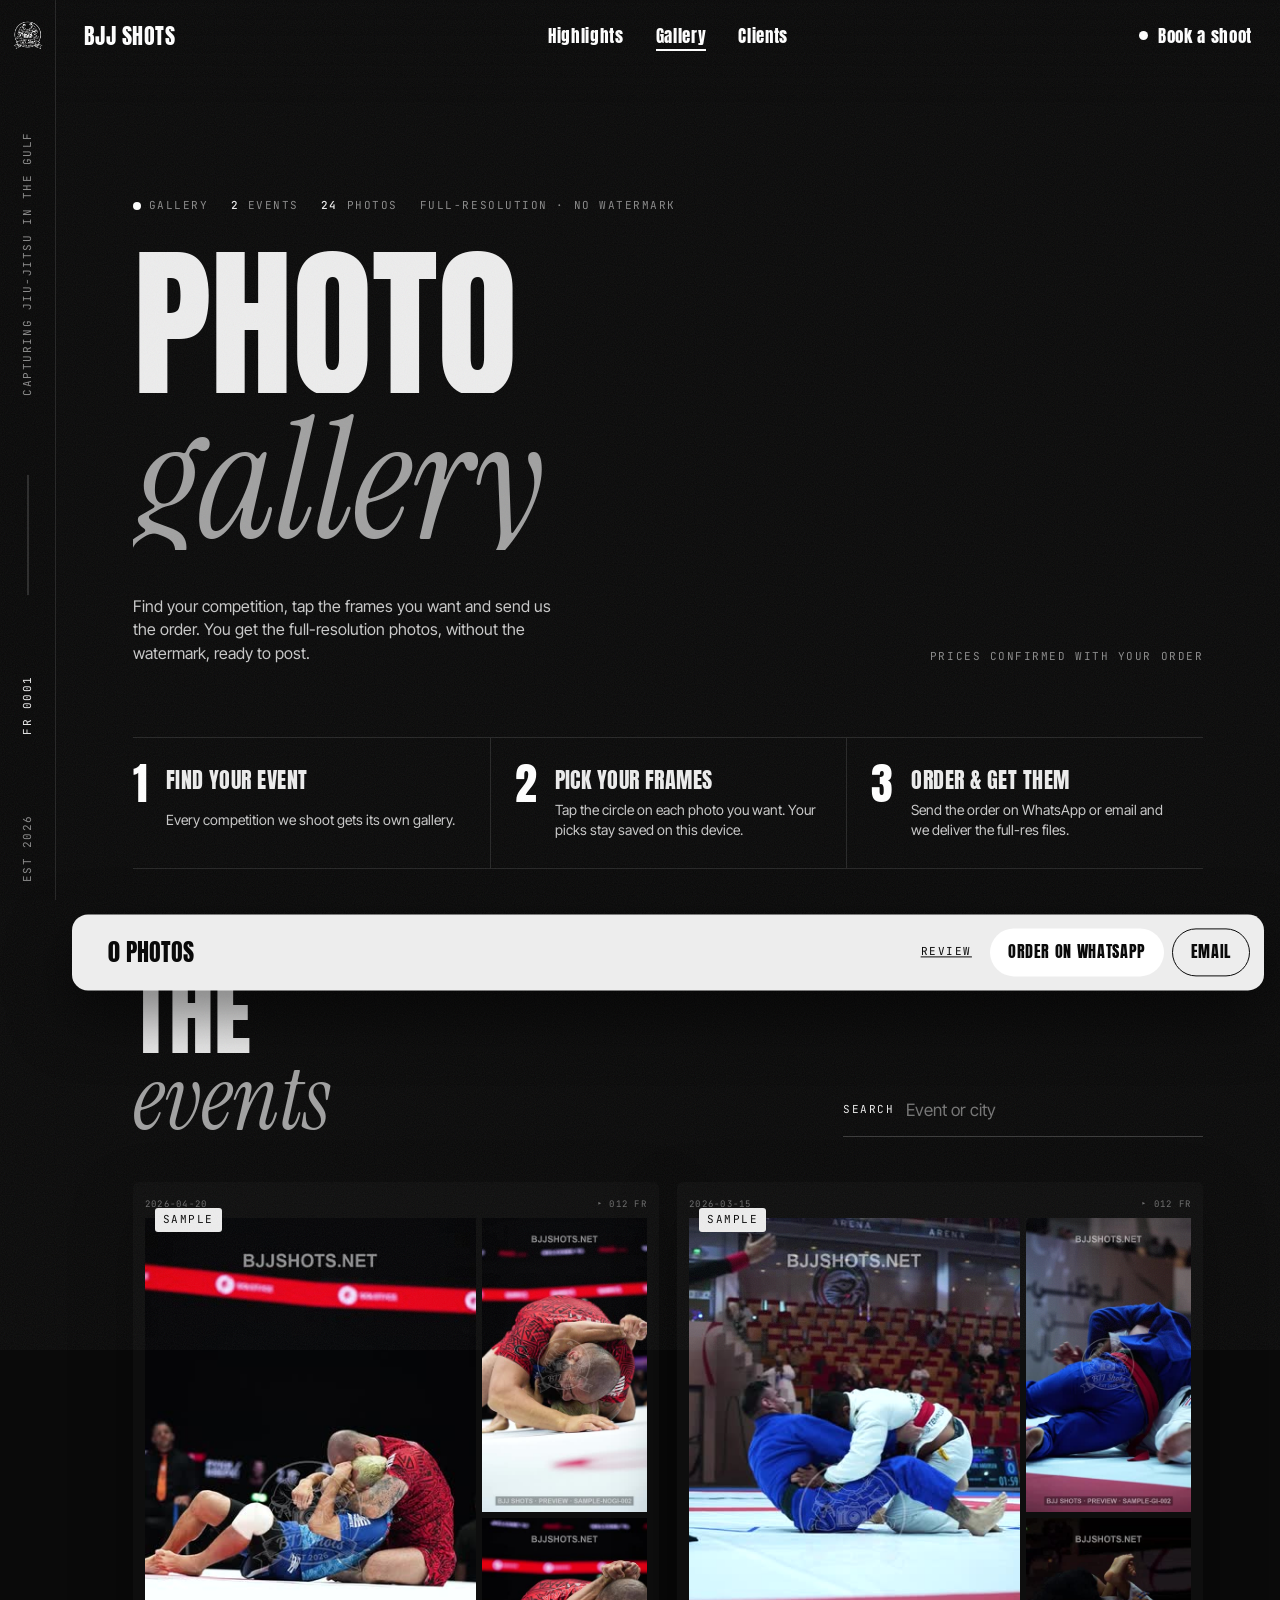
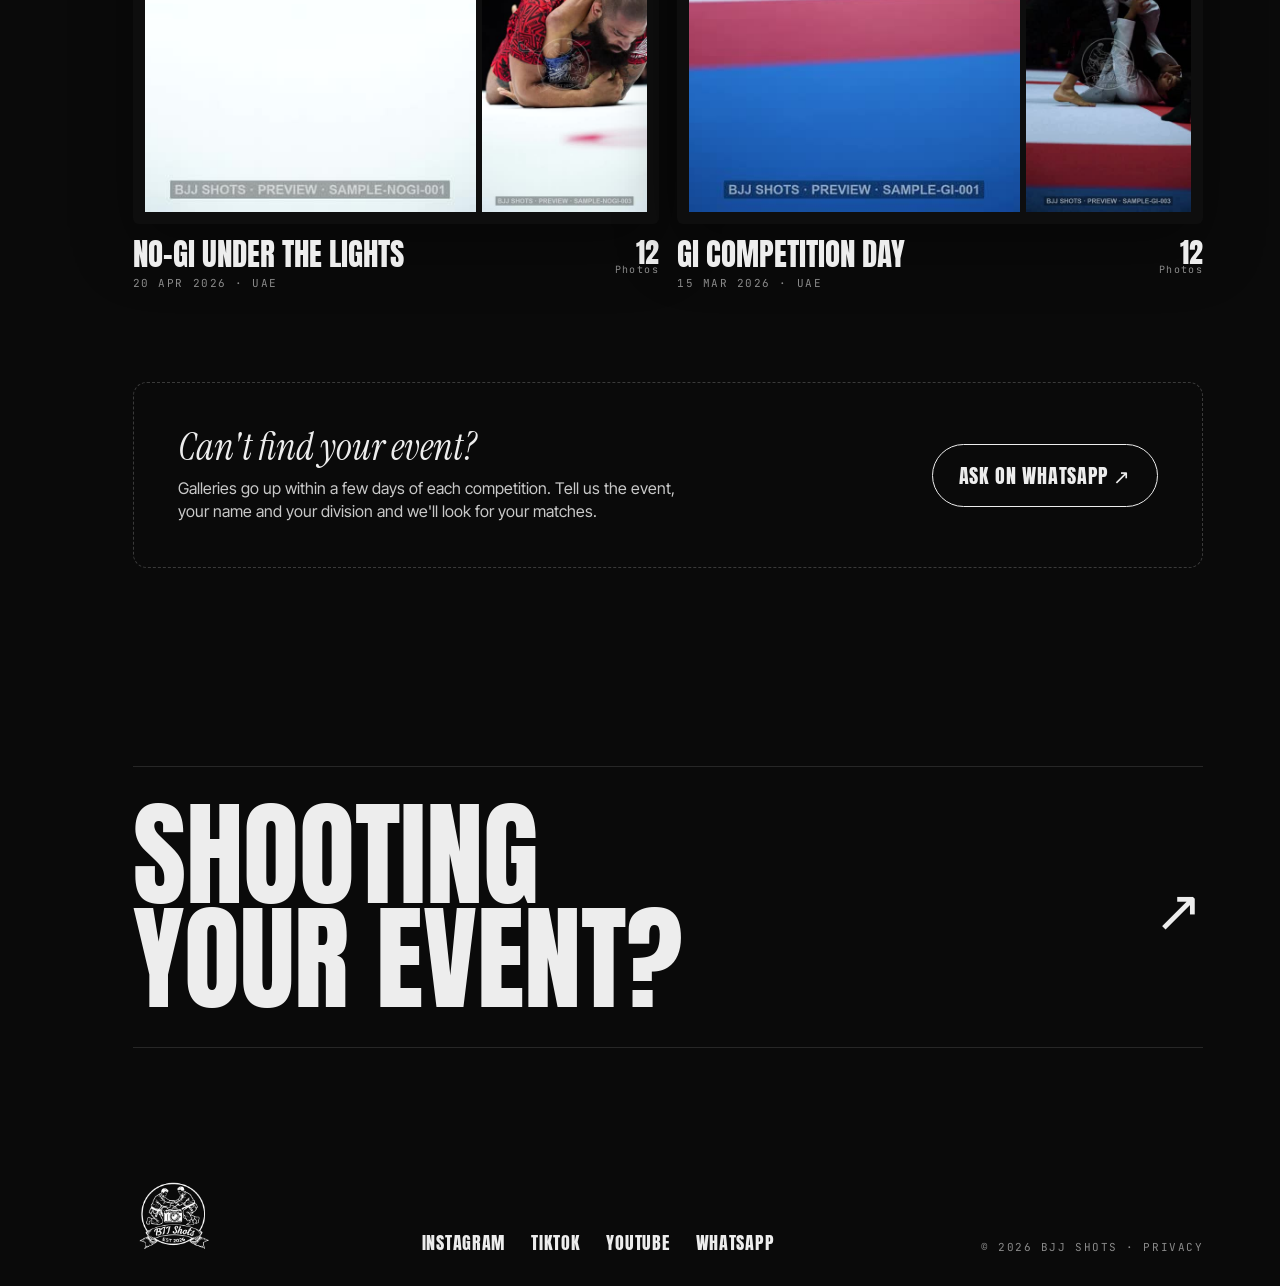
<file: gallery.html>
<!doctype html>
<html lang="en">
<head>
<meta charset="utf-8">
<meta name="viewport" content="width=device-width, initial-scale=1">
<title>Photo Gallery | BJJ Shots</title>
<meta name="description" content="Find your competition photos from BJJ Shots. Pick your frames from the event gallery and order the full-resolution photos, delivered without the watermark.">
<meta property="og:image" content="media/stills/s03.jpg">
<link rel="icon" href="logo.png">
<link rel="preconnect" href="https://fonts.googleapis.com">
<link rel="preconnect" href="https://fonts.gstatic.com" crossorigin>
<link href="https://fonts.googleapis.com/css2?family=Anton&family=Instrument+Serif:ital@0;1&family=Inter+Tight:wght@400;500;600&family=JetBrains+Mono:wght@400;500&family=Permanent+Marker&display=swap" rel="stylesheet">
<link rel="stylesheet" href="assets/site.css">
<style>
/* how it works */
.steps{display:grid;grid-template-columns:repeat(3,1fr);border-top:1px solid var(--line);border-bottom:1px solid var(--line);margin:0 var(--gut)}
.steps div{padding:26px 24px 28px 0;display:grid;grid-template-columns:auto 1fr;gap:4px 18px}
.steps div + div{border-left:1px solid var(--line);padding-left:24px}
.steps b{grid-row:span 2;font-family:var(--display);font-weight:400;font-size:44px;line-height:.9;color:var(--accent)}
.steps strong{font-family:var(--display);font-weight:400;font-size:22px;text-transform:uppercase;letter-spacing:.02em}
.steps span{color:var(--soft);font-size:14px}

/* events list */
#events{padding:12vh var(--gut) 8vh}
.ev-head{display:flex;justify-content:space-between;align-items:end;gap:24px;flex-wrap:wrap;margin-bottom:5vh}
.search{display:flex;align-items:center;gap:12px;border-bottom:1px solid #3A3A3A;min-width:min(360px,100%);padding:6px 0}
.search input{flex:1;font:inherit;font-size:17px;background:transparent;border:0;color:var(--paper);outline:none;padding:8px 0}
.search:focus-within{border-color:var(--accent)}
.evs{display:grid;grid-template-columns:repeat(3,1fr);gap:34px 18px}
.evs.few{grid-template-columns:repeat(2,minmax(0,560px))}
.ev{display:block;position:relative}
.ev .sheet{background:#0E0E0E;border-radius:6px;padding:16px 12px 12px;box-shadow:0 24px 60px rgba(0,0,0,.35);transition:transform .6s var(--ease)}
.ev:hover .sheet{transform:translateY(-6px) rotate(-.6deg)}
.ev .num{display:flex;justify-content:space-between;font-family:var(--mono);font-size:9px;letter-spacing:.14em;color:var(--edge);margin-bottom:6px}
.ev .frames{display:grid;grid-template-columns:2fr 1fr;grid-template-rows:1fr 1fr;gap:6px;aspect-ratio:4/3.1}
.ev .frames img{width:100%;height:100%;object-fit:cover;background:#222}
.ev .frames img:first-child{grid-row:span 2}
.ev .meta{display:flex;justify-content:space-between;align-items:start;gap:14px;margin-top:16px}
.ev h3{font-family:var(--display);font-weight:400;font-size:clamp(26px,2.4vw,38px);line-height:.92;text-transform:uppercase}
.ev .meta .mono{color:var(--mute);margin-top:8px;display:block}
.ev .count{flex:none;text-align:right;font-family:var(--display);font-size:28px;line-height:.9}
.ev .count small{display:block;font-family:var(--mono);font-size:10px;color:var(--mute);letter-spacing:.14em}
.ev .tag{position:absolute;top:26px;left:22px;background:var(--paper);color:var(--ink);padding:4px 8px;border-radius:3px;z-index:2}
.empty{color:var(--mute);padding:4vh 0}
.missing{display:grid;grid-template-columns:1fr auto;gap:24px;align-items:center;margin-top:10vh;padding:clamp(22px,4vw,44px);border:1px dashed #3A3A3A;border-radius:14px}
.missing h3{font-family:var(--serif);font-style:italic;font-weight:400;font-size:clamp(28px,3vw,46px);line-height:1.05}
.missing p{color:var(--soft);margin-top:10px;max-width:520px}

/* single event */
#event{padding:16vh var(--gut) 20vh;display:none}
body.in-event #event{display:block}
body.in-event .list-only{display:none}
.back{display:inline-flex;align-items:center;gap:10px;color:var(--soft);min-height:44px}
.back:hover{color:var(--mute)}
.e-title{font-family:var(--display);font-weight:400;font-size:clamp(54px,9vw,160px);line-height:.88;text-transform:uppercase;margin:3vh 0 2vh;padding-top:.04em}
.e-bar{position:sticky;top:62px;z-index:40;display:flex;justify-content:space-between;align-items:center;gap:16px;flex-wrap:wrap;padding:12px 0 14px;margin-bottom:10px;background:var(--ink);box-shadow:0 14px 18px -8px var(--ink);color:var(--mute)}
.e-bar .r{display:flex;gap:10px;align-items:center;flex-wrap:wrap}
.e-bar b{color:var(--paper);font-weight:500}
.contact{background:#0E0E0E;border-radius:6px;padding:28px 16px 16px;display:grid;grid-template-columns:repeat(5,1fr);gap:30px 10px;grid-auto-flow:dense}
.gph{position:relative}
.gph.wide{grid-column:span 2}
.gph .num{display:flex;justify-content:space-between;font-family:var(--mono);font-size:9px;letter-spacing:.14em;color:var(--edge);margin-bottom:5px}
.gph .frame{position:relative;display:block;width:100%;overflow:hidden;background:#222;border-radius:2px;outline:0 solid var(--accent);outline-offset:3px;transition:outline-width .2s}
.gph .frame img{width:100%;height:100%;object-fit:cover;-webkit-user-drag:none;user-select:none;transition:transform .6s var(--ease),filter .3s}
.gph .frame:hover img{transform:scale(1.04)}
.gph.sel .frame{outline-width:3px}
.gph .pick{position:absolute;top:22px;right:6px;z-index:2;width:36px;height:36px;border-radius:50%;background:rgba(10,10,10,.6);border:1.5px solid var(--paper);display:grid;place-items:center;font-size:17px;transition:background .2s,transform .3s var(--ease)}
.gph .pick:hover{transform:scale(1.1)}
.gph.sel .pick{background:var(--accent);border-color:var(--accent);color:var(--on-accent)}
.gph svg.mk{position:absolute;left:-10%;top:4%;width:120%;height:104%;pointer-events:none;overflow:visible;z-index:3;opacity:0;transition:opacity .2s}
.gph svg.mk path{fill:none;stroke:var(--accent);stroke-width:3.4;stroke-linecap:round;vector-effect:non-scaling-stroke;stroke-dasharray:1;stroke-dashoffset:1;transition:stroke-dashoffset .6s cubic-bezier(.6,0,.2,1)}
.gph.sel svg.mk{opacity:1}
.gph.sel svg.mk path{stroke-dashoffset:0}
.e-help{display:flex;justify-content:space-between;gap:20px;flex-wrap:wrap;margin-top:22px;color:var(--mute)}
.e-help a{color:var(--paper);border-bottom:1px solid var(--accent)}

/* photo viewer */
.pv{position:fixed;inset:0;z-index:125;background:rgba(5,5,5,.96);display:grid;grid-template-rows:auto 1fr auto;opacity:0;pointer-events:none;transition:opacity .3s}
.pv.on{opacity:1;pointer-events:auto}
.pv .t{display:flex;justify-content:space-between;align-items:center;padding:16px 22px;gap:16px}
.pv .t .mono{color:var(--soft)}
.pv .x{font-family:var(--display);font-size:18px;letter-spacing:.06em;display:flex;align-items:center;gap:10px;min-height:44px}
.pv .x b{display:grid;place-items:center;width:44px;height:44px;border:1.5px solid var(--paper);border-radius:50%;font-family:var(--body);font-weight:400;font-size:22px}
.pv .stage{position:relative;display:grid;place-items:center;min-height:0;overflow:hidden;padding:0 70px}
.pv .stage img{max-width:100%;max-height:calc(100vh - 170px);max-height:calc(100svh - 170px);object-fit:contain;-webkit-user-drag:none;user-select:none;border-radius:4px}
.pv .nav2{position:absolute;top:50%;transform:translateY(-50%);width:52px;height:52px;border-radius:50%;border:1.5px solid rgba(237,237,237,.5);display:grid;place-items:center;font-size:22px;background:rgba(10,10,10,.4)}
.pv .nav2:hover{border-color:var(--paper)}
.pv .prev{left:12px}.pv .next{right:12px}
.pv .b{display:flex;justify-content:center;align-items:center;gap:16px;padding:16px 22px 22px;flex-wrap:wrap}
.pv .b .mono{color:var(--mute)}

/* order tray */
.tray{position:fixed;left:calc(var(--rail) + 16px);right:16px;bottom:16px;z-index:110;background:var(--paper);color:var(--ink);border-radius:16px;box-shadow:0 24px 60px rgba(0,0,0,.5);transform:translateY(140%);transition:transform .6s var(--ease)}
.tray.on{transform:none}
.tray .row{display:flex;align-items:center;gap:18px;padding:14px 14px 14px 18px;flex-wrap:wrap}
.tray .thumbs{display:flex}
.tray .thumbs img{width:34px;height:46px;object-fit:cover;border-radius:3px;border:2px solid var(--paper);margin-left:-10px;box-shadow:0 2px 6px rgba(0,0,0,.25)}
.tray .thumbs img:first-child{margin-left:0}
.tray .sum{flex:1;min-width:160px}
.tray .sum b{display:block;font-family:var(--display);font-weight:400;font-size:24px;line-height:1;text-transform:uppercase}
.tray .sum span{font-size:13px;color:#595959}
.tray .acts{display:flex;gap:8px;flex-wrap:wrap}
.tray .btn{font-size:16px;padding:11px 18px}
.tray .btn.ghost{border-color:var(--ink);color:var(--ink)}
.tray .btn.ghost:hover{background:var(--ink);color:var(--paper)}
.tray .more{font-family:var(--mono);font-size:11px;letter-spacing:.14em;text-transform:uppercase;text-decoration:underline;min-height:44px}
.tray .list{display:none;max-height:40vh;overflow:auto;border-top:1px solid #CFCFCF;padding:10px 18px 16px}
.tray.open .list{display:block}
.tray .list h4{font-family:var(--mono);font-size:11px;letter-spacing:.14em;text-transform:uppercase;color:#6B6B6B;margin:10px 0 6px}
.tray .list ul{list-style:none;display:flex;flex-wrap:wrap;gap:8px}
.tray .list li{display:flex;align-items:center;gap:8px;background:#E0E0E0;border-radius:999px;padding:4px 6px 4px 4px;font-family:var(--mono);font-size:11px}
.tray .list li img{width:26px;height:26px;border-radius:50%;object-fit:cover}
.tray .list li button{width:26px;height:26px;border-radius:50%;display:grid;place-items:center;font-size:14px}
.tray .list li button:hover{background:var(--ink);color:var(--paper)}
.tray .code{font-family:var(--mono);font-size:11px;letter-spacing:.1em;color:#6B6B6B;margin-top:12px}
body.has-tray{padding-bottom:120px}

@media (max-width:1100px){.evs{grid-template-columns:repeat(2,1fr)}.contact{grid-template-columns:repeat(4,1fr)}}
@media (max-width:760px){
  .steps{grid-template-columns:1fr;margin:0 var(--gut)}
  .steps div{padding:18px 0}
  .steps div + div{border-left:0;border-top:1px solid var(--line);padding-left:0}
  #events{padding:9vh var(--gut) 6vh}
  .evs,.evs.few{grid-template-columns:1fr;gap:30px}
  .missing{grid-template-columns:1fr}
  #event{padding:12vh var(--gut) 24vh}
  .e-title{font-size:15vw}
  .e-bar{top:66px}
  .contact{grid-template-columns:repeat(2,1fr);padding:22px 8px 10px;gap:24px 8px}
  .gph .pick{width:40px;height:40px}
  .pv .stage{padding:0 8px}
  .pv .nav2{display:none}
  .tray{left:8px;right:8px;bottom:8px;border-radius:14px}
  .tray .row{gap:8px 10px;padding:10px 10px 10px 12px}
  .tray .thumbs img{width:26px;height:36px}
  .tray .sum{min-width:0}
  .tray .sum b{font-size:20px}
  .tray .sum span{display:none}
  .tray .more{min-height:36px}
  .tray .acts{width:100%;flex-wrap:nowrap}
  .tray .acts .btn{flex:1;justify-content:center;font-size:15px;padding:9px 12px;min-height:44px}
  .tray .acts .btn.ghost{flex:0 0 auto}
  body.has-tray{padding-bottom:150px}
}
@media (prefers-reduced-motion:reduce){.tray,.pv,.gph svg.mk path,.ev .sheet{transition:none}}
</style>
</head>
<body data-page="gallery">
<main>

<header class="ph-head list-only">
  <div class="slate mono"><span class="rec"><i></i>Gallery</span><span><b id="evN">–</b> events</span><span><b id="phN">–</b> photos</span><span>Full-resolution · No watermark</span></div>
  <h1 class="ph-title"><span class="l">Photo</span><br><span class="l"><em>gallery</em></span></h1>
  <div class="ph-sub">
    <p>Find your competition, tap the frames you want and send us the order. You get the full-resolution photos, without the watermark, ready to post.</p>
    <span class="mono" id="priceNote"></span>
  </div>
</header>

<div class="steps list-only" aria-label="How buying photos works">
  <div><b>1</b><strong>Find your event</strong><span>Every competition we shoot gets its own gallery.</span></div>
  <div><b>2</b><strong>Pick your frames</strong><span>Tap the circle on each photo you want. Your picks stay saved on this device.</span></div>
  <div><b>3</b><strong>Order &amp; get them</strong><span>Send the order on WhatsApp or email and we deliver the full-res files.</span></div>
</div>

<section id="events" class="list-only" aria-labelledby="evH">
  <div class="ev-head">
    <h2 class="h-big" id="evH">The<br><em>events</em></h2>
    <label class="search"><span class="mono">Search</span><input id="q" type="search" placeholder="Event or city" autocomplete="off"></label>
  </div>
  <div class="evs" id="evs"></div>
  <div class="missing rv">
    <div><h3>Can't find your event?</h3><p>Galleries go up within a few days of each competition. Tell us the event, your name and your division and we'll look for your matches.</p></div>
    <a class="btn ghost" id="askWa" target="_blank" rel="noopener">Ask on WhatsApp ↗</a>
  </div>
</section>

<section id="event" aria-labelledby="eTitle">
  <a class="back mono" href="gallery.html">← All events</a>
  <h1 class="e-title" id="eTitle"></h1>
  <div class="e-bar mono">
    <span id="eMeta"></span>
    <span class="r"><span><b id="eSel">0</b> picked here</span><button class="btn ghost small" id="eAll">Pick all</button></span>
  </div>
  <div class="contact" id="contact"></div>
  <div class="e-help mono"><span>Previews are watermarked. Orders are delivered in full resolution.</span><span>Want a photo taken down? <a id="takedown" href="#">Tell us</a></span></div>
</section>

<section class="endband list-only">
  <a class="big" href="contact.html"><span>Shooting<br>your event?</span><span>↗</span></a>
</section>
</main>

<div class="pv" id="pv" role="dialog" aria-modal="true" aria-label="Photo viewer">
  <div class="t"><span class="mono" id="pvId"></span><button class="x" id="pvX"><span>Close</span><b>×</b></button></div>
  <div class="stage"><img id="pvImg" alt=""><button class="nav2 prev" id="pvPrev" aria-label="Previous photo">←</button><button class="nav2 next" id="pvNext" aria-label="Next photo">→</button></div>
  <div class="b"><span class="mono" id="pvPos"></span><button class="btn" id="pvPick">Add to order</button></div>
</div>

<aside class="tray" id="tray" aria-label="Your photo order" aria-live="polite">
  <div class="row">
    <div class="thumbs" id="tThumbs"></div>
    <div class="sum"><b id="tCount">0 photos</b><span id="tPrice"></span></div>
    <button class="more" id="tMore" aria-expanded="false">Review</button>
    <div class="acts">
      <a class="btn" id="tPay" target="_blank" rel="noopener" hidden>Pay now</a>
      <a class="btn" id="tWa" target="_blank" rel="noopener">Order on WhatsApp</a>
      <a class="btn ghost" id="tMail">Email</a>
    </div>
  </div>
  <div class="list" id="tList"></div>
</aside>

<script src="assets/config.js"></script>
<script src="assets/site.js"></script>
<script>
(async () => {
const { $, $$, esc, pad, json, fmtDate, wa, mail, store, CFG, reveal } = BJJ;
const cur = CFG.currency || 'AED';
$('#askWa').href = wa('Hi BJJ Shots, I am looking for my photos from: ');

let data;
try { data = await json('data/gallery.json'); } catch { $('#evs').innerHTML = '<p class="empty">The gallery could not load. Please try again in a moment.</p>'; return; }
const events = data.events || [];
const bySlug = Object.fromEntries(events.map(e => [e.slug, e]));
const photoIndex = {};
events.forEach(e => e.photos.forEach((p, i) => photoIndex[p.id] = { ...p, ev: e, i }));
$('#evN').textContent = events.length;
$('#phN').textContent = events.reduce((n, e) => n + e.count, 0);

/* ---- pricing ---- */
const price = n => {
  if (!CFG.photoPrice) return null;
  const b = CFG.photoBundle;
  if (b && n >= b.count) { const sets = Math.floor(n / b.count); return sets * b.price + (n - sets * b.count) * CFG.photoPrice; }
  return n * CFG.photoPrice;
};
$('#priceNote').textContent = CFG.photoPrice
  ? `${cur} ${CFG.photoPrice} per photo${CFG.photoBundle ? ` · ${CFG.photoBundle.count} for ${cur} ${CFG.photoBundle.price}` : ''}`
  : 'Prices confirmed with your order';

/* ---- the order (saved on this device) ---- */
let order = store.get('bjj-order', []).filter(id => photoIndex[id]);
let code = store.get('bjj-order-code', '');
if (!code) { code = 'BJJ-' + Math.random().toString(36).slice(2, 7).toUpperCase(); store.set('bjj-order-code', code); }
const tray = $('#tray');
const saveOrder = () => { store.set('bjj-order', order); renderTray(); syncPicks(); };
const toggle = id => { order = order.includes(id) ? order.filter(x => x !== id) : [...order, id]; saveOrder(); };
const orderText = () => {
  const groups = {};
  order.forEach(id => { const p = photoIndex[id]; (groups[p.ev.slug] ||= []).push(id); });
  const lines = Object.entries(groups).map(([s, ids]) => `• ${bySlug[s].name} (${fmtDate(bySlug[s].date)}): ${ids.join(', ')}`);
  const tot = price(order.length);
  return `Hi BJJ Shots, I'd like to buy ${order.length} photo${order.length > 1 ? 's' : ''}.\nOrder ${code}\n\n${lines.join('\n')}\n\n${tot ? `Total: ${cur} ${tot}\n` : ''}My name: \nDivision / belt: `;
};
function renderTray() {
  const n = order.length;
  tray.classList.toggle('on', n > 0);
  document.body.classList.toggle('has-tray', n > 0);
  tray.inert = n === 0;
  if (!n) { tray.classList.remove('open'); return; }
  $('#tThumbs').innerHTML = order.slice(-4).map(id => `<img src="${esc(photoIndex[id].thumb)}" alt="">`).join('');
  $('#tCount').textContent = `${n} photo${n > 1 ? 's' : ''} picked`;
  const tot = price(n);
  $('#tPrice').textContent = tot ? `${cur} ${tot} · full resolution, no watermark` : 'Price confirmed on WhatsApp · full resolution, no watermark';
  const txt = orderText();
  $('#tWa').href = wa(txt);
  $('#tMail').href = mail(`Photo order ${code}`, txt);
  const pay = $('#tPay');
  if (CFG.photoCheckoutUrl) { pay.hidden = false; pay.href = CFG.photoCheckoutUrl + (CFG.photoCheckoutUrl.includes('?') ? '&' : '?') + 'client_reference_id=' + code; }
  const groups = {};
  order.forEach(id => (groups[photoIndex[id].ev.slug] ||= []).push(id));
  $('#tList').innerHTML = Object.entries(groups).map(([s, ids]) => `<h4>${esc(bySlug[s].name)}</h4><ul>${ids.map(id =>
    `<li><img src="${esc(photoIndex[id].thumb)}" alt="">${esc(id)}<button data-rm="${esc(id)}" aria-label="Remove ${esc(id)}">×</button></li>`).join('')}</ul>`).join('')
    + `<p class="code">Order code ${esc(code)}. ${CFG.photoCheckoutUrl ? 'If you pay online, keep this code: we use it to match your payment to your photos.' : 'It is included in your message.'} <button class="more" id="tClear">Clear order</button></p>`;
}
$('#tMore').addEventListener('click', () => { const o = tray.classList.toggle('open'); $('#tMore').setAttribute('aria-expanded', o); $('#tMore').textContent = o ? 'Hide' : 'Review'; });
$('#tList').addEventListener('click', e => {
  const rm = e.target.closest('[data-rm]'); if (rm) toggle(rm.dataset.rm);
  if (e.target.id === 'tClear') { order = []; saveOrder(); }
});

/* ---- events list ---- */
const evCard = (e, i) => {
  const fr = [e.cover, ...e.photos.filter(p => p.thumb !== e.cover).slice(0, 2).map(p => p.thumb)];
  return `<a class="ev rv" href="?e=${encodeURIComponent(e.slug)}" data-q="${esc((e.name + ' ' + e.place + ' ' + e.date).toLowerCase())}" style="transition-delay:${(i % 3) * .07}s">
    ${e.sample ? '<span class="tag mono">Sample</span>' : ''}
    <div class="sheet"><div class="num"><span>${esc(e.date)}</span><span>▸ ${pad(e.count, 3)} FR</span></div>
      <div class="frames">${fr.map(s => `<img src="${esc(s)}" alt="" loading="lazy">`).join('')}</div></div>
    <div class="meta"><div><h3>${esc(e.name.replace(/^Sample:\s*/, ''))}</h3><span class="mono">${esc(fmtDate(e.date))}${e.place ? ' · ' + esc(e.place) : ''}</span></div>
      <div class="count">${e.count}<small>Photos</small></div></div></a>`;
};
$('#evs').classList.toggle('few', events.length <= 2);
$('#evs').innerHTML = events.length ? events.map(evCard).join('') : '<p class="empty">The first galleries are on their way.</p>';
reveal($('#evs'));
$('#q').addEventListener('input', e => {
  const q = e.target.value.trim().toLowerCase();
  $$('#evs .ev').forEach(c => c.style.display = !q || c.dataset.q.includes(q) ? '' : 'none');
});

/* ---- single event ---- */
const CIRCLE = 'M52 4 C80 3 97 24 96 50 C95 80 74 97 47 96 C20 95 3 75 4 49 C5 22 27 4 55 7 C64 8 72 12 77 16';
let ev = null;
function openEvent(slug) {
  ev = bySlug[slug];
  if (!ev) { document.body.classList.remove('in-event'); return; }
  document.body.classList.add('in-event');
  document.title = `${ev.name} · Photos | BJJ Shots`;
  $('#eTitle').textContent = ev.name.replace(/^Sample:\s*/, '');
  $('#eMeta').innerHTML = `${esc(fmtDate(ev.date))}${ev.place ? ' · ' + esc(ev.place) : ''} · <b>${ev.count}</b> photos${ev.sample ? ' · Sample frames from our video coverage' : ''}`;
  $('#takedown').href = mail(`Take-down request: ${ev.name}`, 'Photo ID(s): \nReason: ');
  $('#contact').innerHTML = ev.photos.map((p, i) => `
    <div class="gph${p.w > p.h ? ' wide' : ''}" data-id="${esc(p.id)}">
      <div class="num"><span>${pad(i + 1, 3)}</span><span>▸${pad(i + 1, 3)}A</span></div>
      <button class="frame" style="aspect-ratio:${p.w}/${p.h}" data-cursor="hide" data-open="${i}" aria-label="View photo ${esc(p.id)}"><img src="${esc(p.thumb)}" alt="Photo ${i + 1} from ${esc(ev.name)}" loading="lazy" draggable="false"></button>
      <svg class="mk" viewBox="0 0 100 100" preserveAspectRatio="none" aria-hidden="true"><path d="${CIRCLE}" pathLength="1"/></svg>
      <button class="pick" data-pick="${esc(p.id)}" aria-pressed="false" aria-label="Pick ${esc(p.id)}">+</button>
    </div>`).join('');
  syncPicks();
  scrollTo(0, 0);
}
function syncPicks() {
  if (!ev) return;
  let n = 0;
  $$('.gph', $('#contact')).forEach(g => {
    const on = order.includes(g.dataset.id); n += on;
    g.classList.toggle('sel', on);
    const b = $('.pick', g); b.setAttribute('aria-pressed', on); b.textContent = on ? '✓' : '+';
  });
  $('#eSel').textContent = n;
  $('#eAll').textContent = n === ev.count ? 'Unpick all' : 'Pick all';
  if (pv.classList.contains('on')) syncViewer();
}
$('#eAll').addEventListener('click', () => {
  const ids = ev.photos.map(p => p.id), all = ids.every(id => order.includes(id));
  order = all ? order.filter(id => !ids.includes(id)) : [...new Set([...order, ...ids])];
  saveOrder();
});
$('#contact').addEventListener('click', e => {
  const pk = e.target.closest('[data-pick]'); if (pk) return toggle(pk.dataset.pick);
  const op = e.target.closest('[data-open]'); if (op) openViewer(+op.dataset.open);
});
$('#contact').addEventListener('contextmenu', e => { if (e.target.tagName === 'IMG') e.preventDefault(); });

/* ---- photo viewer ---- */
const pv = $('#pv'), pvImg = $('#pvImg');
let pi = 0, pvFrom = null;
function syncViewer() {
  const p = ev.photos[pi];
  pvImg.src = p.src; pvImg.alt = `Photo ${pi + 1} from ${ev.name}`;
  $('#pvId').textContent = p.id.toUpperCase();
  $('#pvPos').textContent = `${pi + 1} / ${ev.count}`;
  const on = order.includes(p.id);
  $('#pvPick').textContent = on ? '✓ In your order' : 'Add to order';
  $('#pvPick').classList.toggle('ghost', on);
  const nx = ev.photos[(pi + 1) % ev.count]; new Image().src = nx.src;
}
function openViewer(i) { pvFrom = document.activeElement; pi = i; syncViewer(); pv.classList.add('on'); document.documentElement.style.overflow = 'hidden'; $('#pvX').focus(); }
function closeViewer() { pv.classList.remove('on'); document.documentElement.style.overflow = ''; pvFrom?.focus?.(); }
const step = d => { pi = (pi + d + ev.count) % ev.count; syncViewer(); };
$('#pvX').addEventListener('click', closeViewer);
$('#pvPrev').addEventListener('click', () => step(-1));
$('#pvNext').addEventListener('click', () => step(1));
$('#pvPick').addEventListener('click', () => toggle(ev.photos[pi].id));
pvImg.addEventListener('contextmenu', e => e.preventDefault());
addEventListener('keydown', e => {
  if (!pv.classList.contains('on')) return;
  if (e.key === 'Escape') closeViewer();
  else if (e.key === 'ArrowLeft') step(-1);
  else if (e.key === 'ArrowRight') step(1);
});
let tx = null;
pv.addEventListener('touchstart', e => tx = e.touches[0].clientX, { passive: true });
pv.addEventListener('touchend', e => { if (tx === null) return; const dx = e.changedTouches[0].clientX - tx; if (Math.abs(dx) > 50) step(dx < 0 ? 1 : -1); tx = null; });

/* ---- routing: gallery.html?e=slug ---- */
const route = () => { const s = new URLSearchParams(location.search).get('e'); if (s) openEvent(s); else { ev = null; document.body.classList.remove('in-event'); } };
document.addEventListener('click', e => {
  const a = e.target.closest('a.ev, a.back'); if (!a || e.metaKey || e.ctrlKey) return;
  e.preventDefault(); history.pushState(null, '', a.getAttribute('href')); route();
});
addEventListener('popstate', route);
route();
renderTray();
})();
</script>
</body>
</html>
</file>
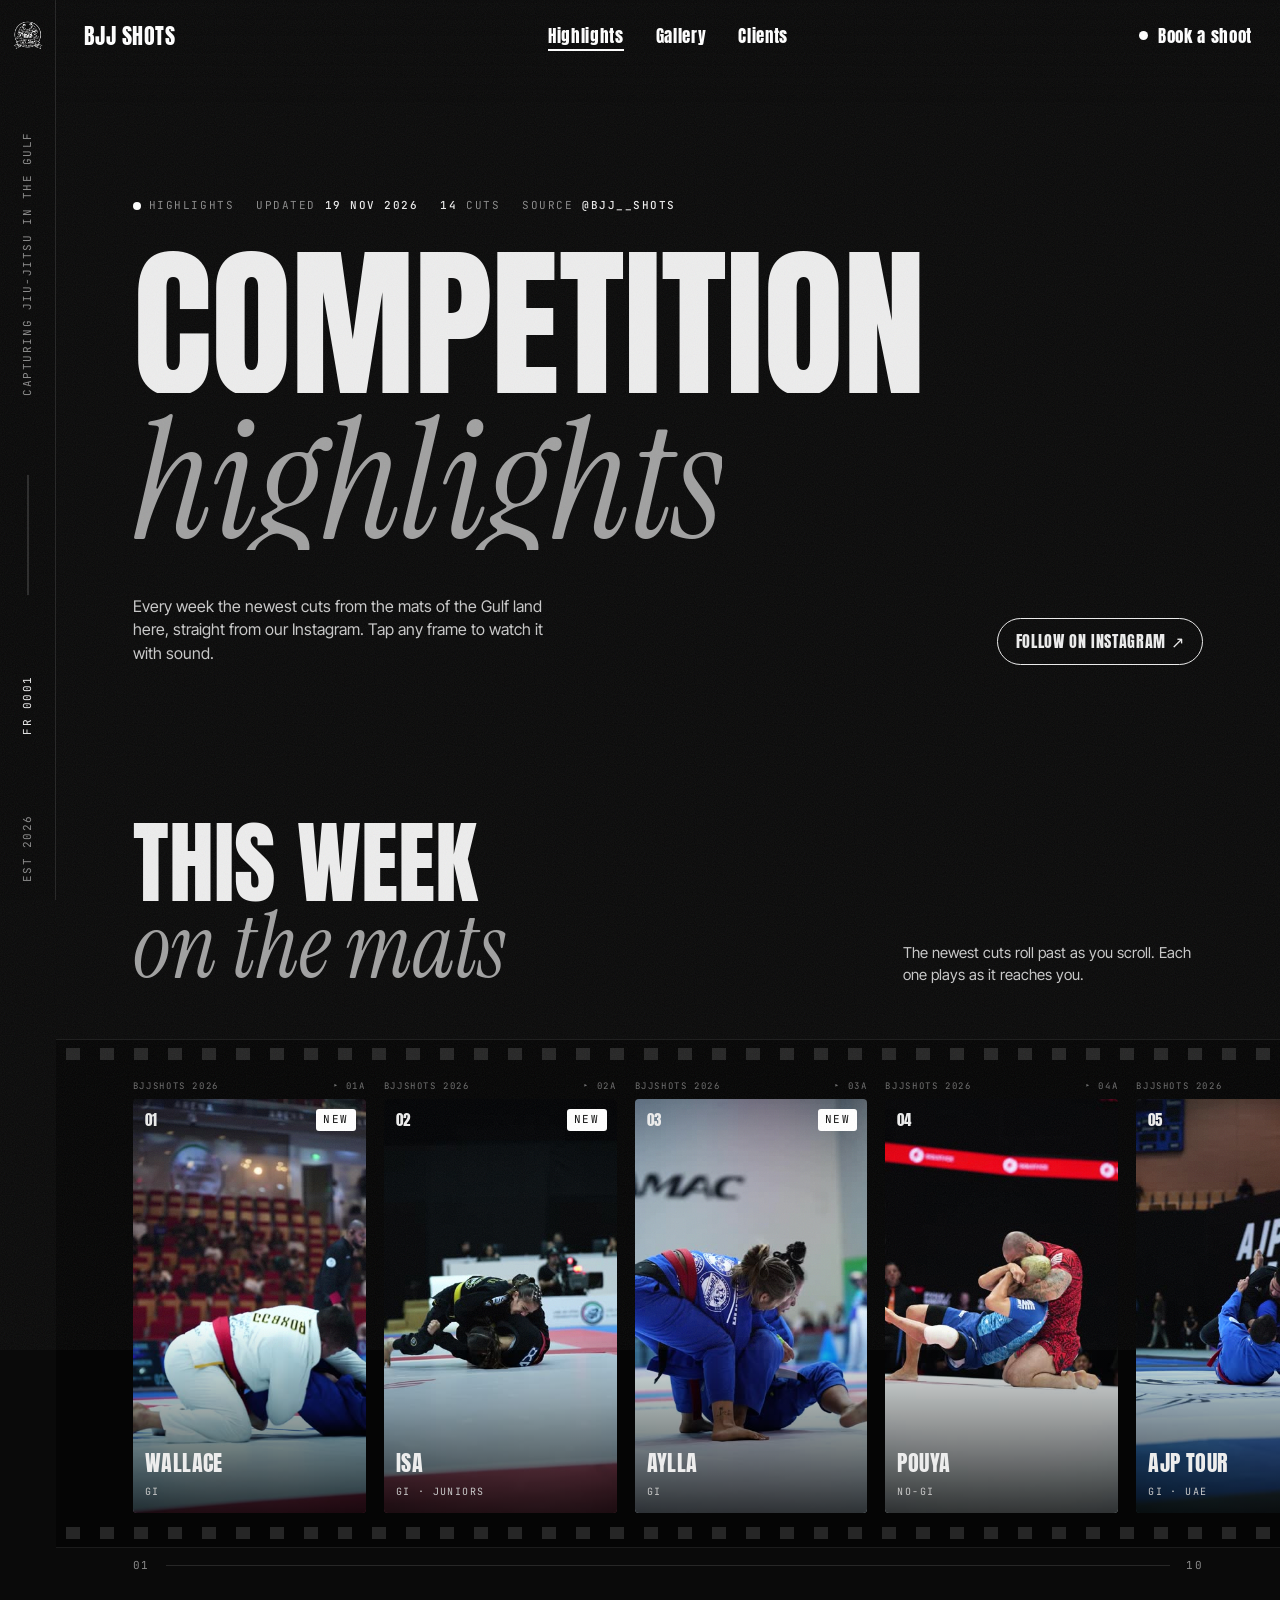
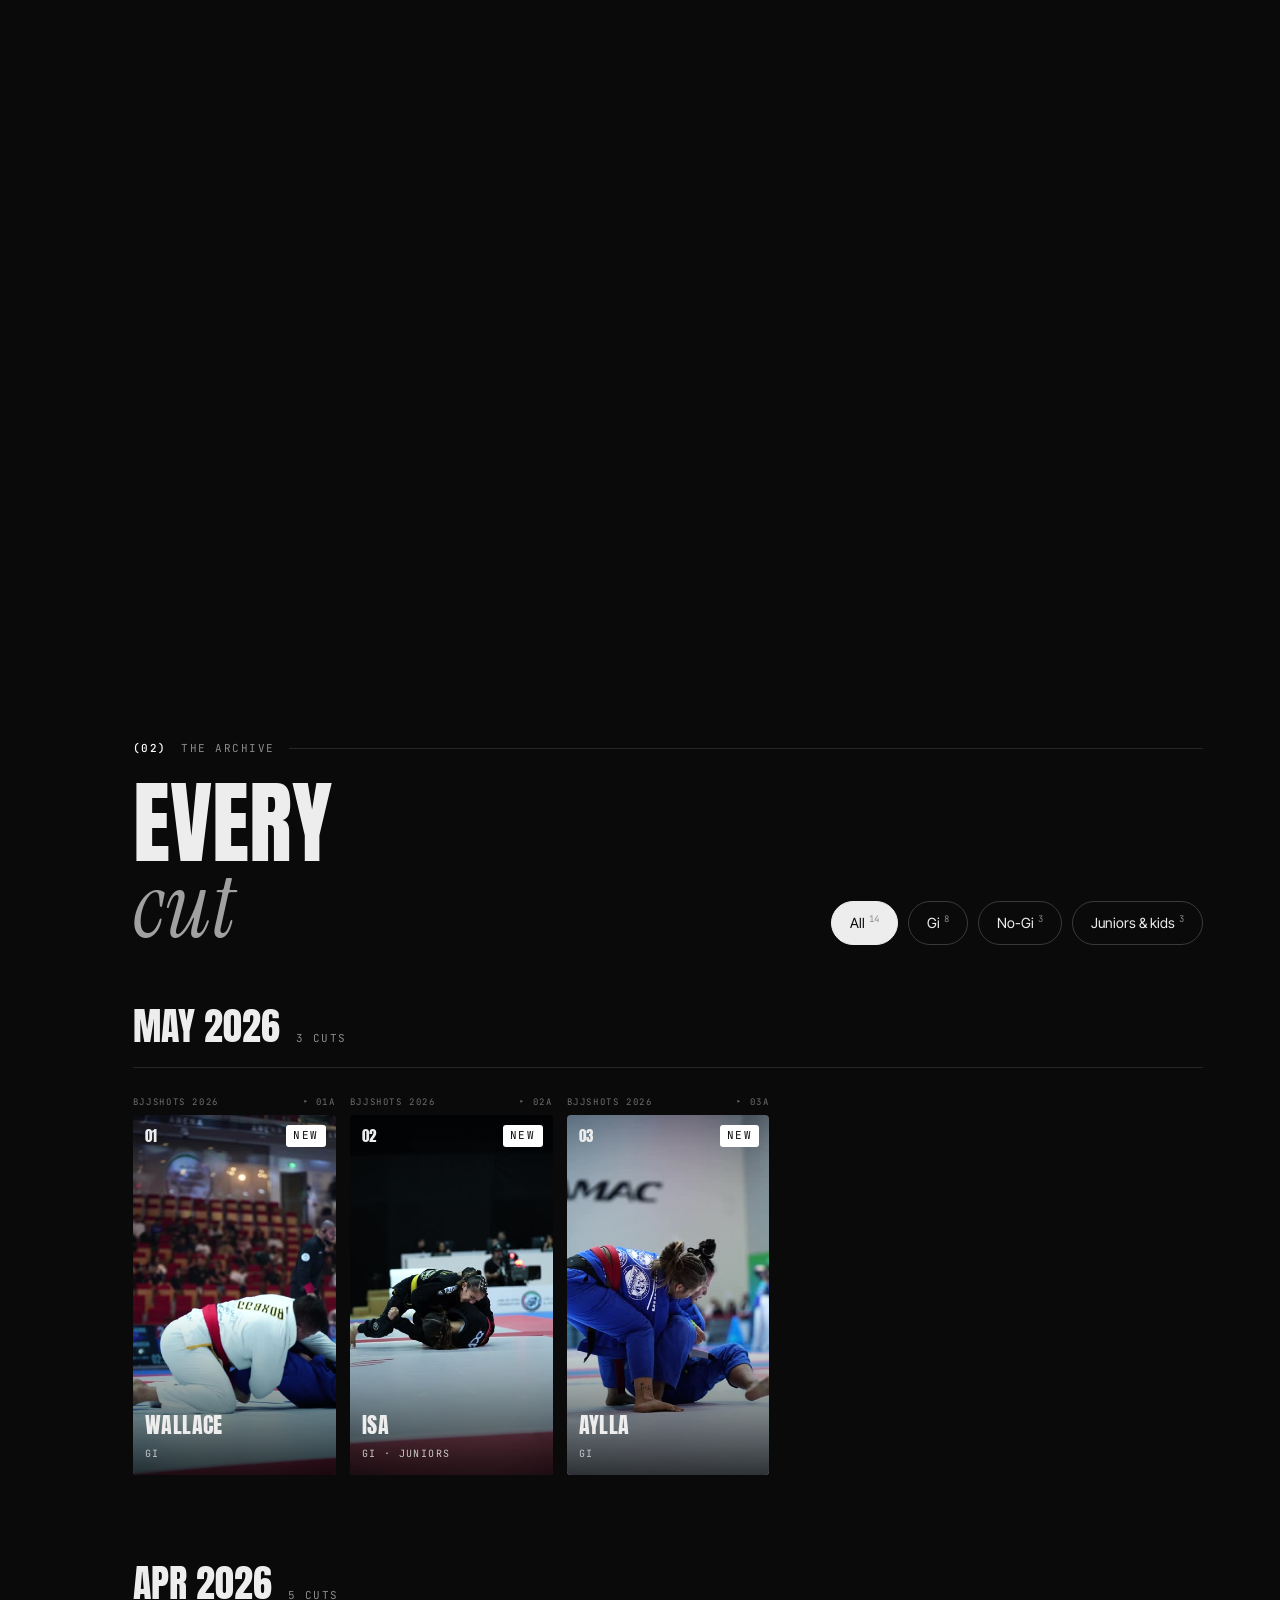
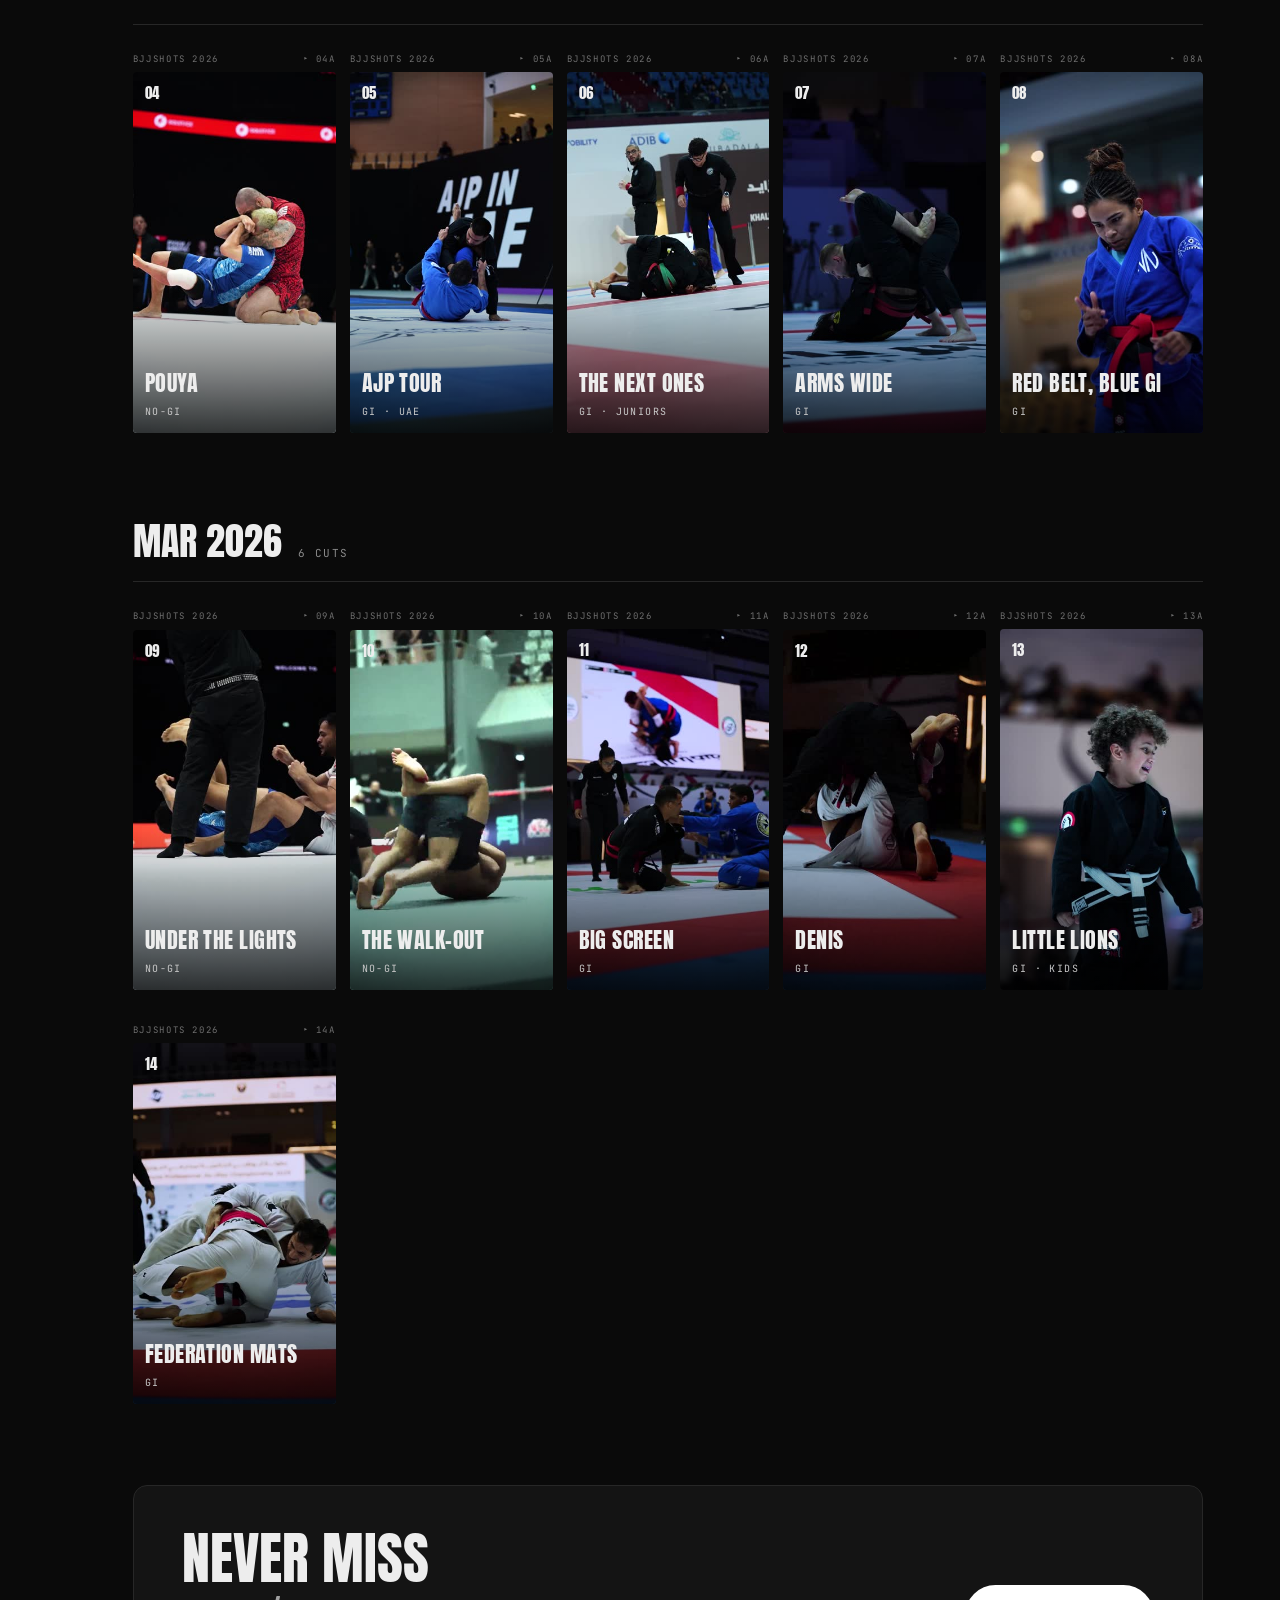
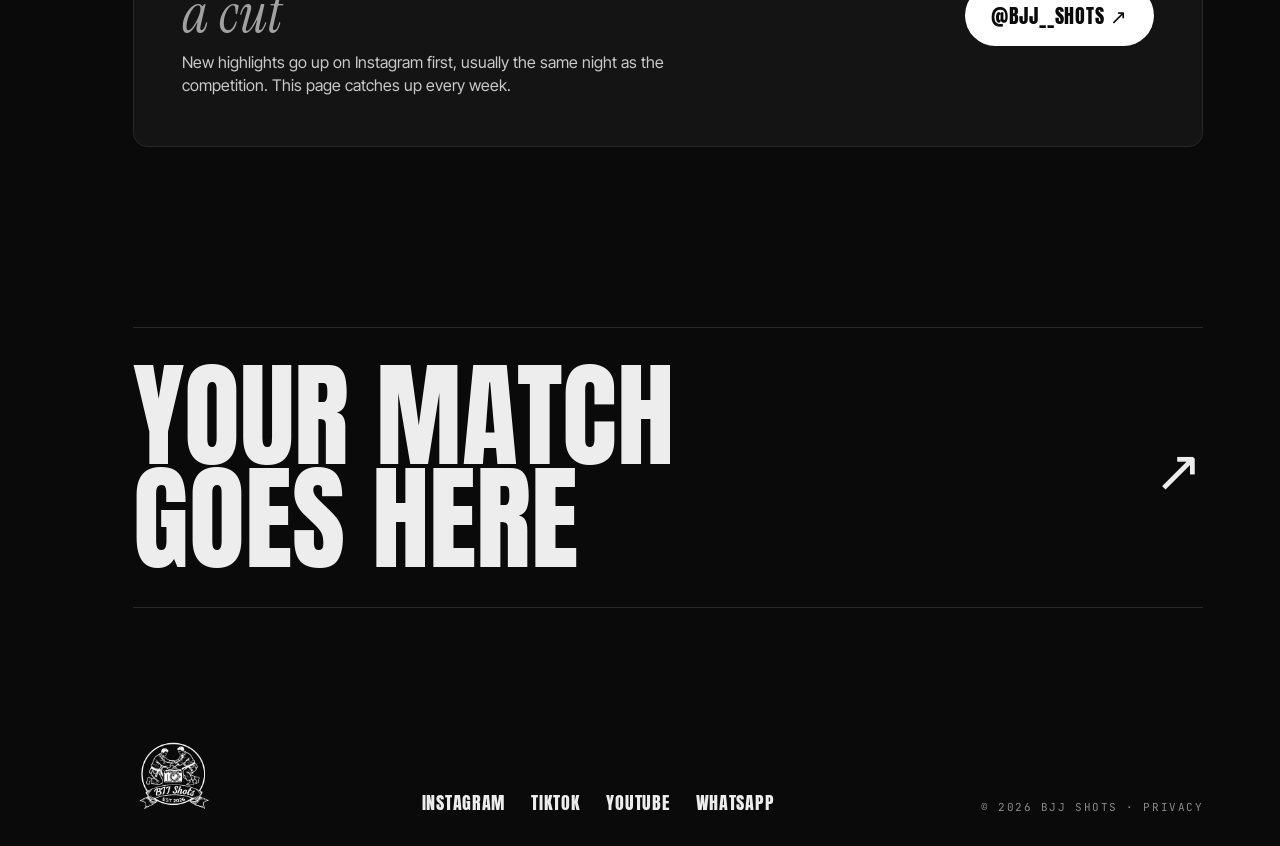
<file: highlights.html>
<!doctype html>
<html lang="en">
<head>
<meta charset="utf-8">
<meta name="viewport" content="width=device-width, initial-scale=1">
<title>Competition Highlights | BJJ Shots</title>
<meta name="description" content="The newest Jiu-Jitsu competition highlights from BJJ Shots: Gi, No-Gi, juniors and kids from the mats of the UAE, updated every week.">
<meta property="og:image" content="media/reels/r05.jpg">
<link rel="icon" href="logo.png">
<link rel="preconnect" href="https://fonts.googleapis.com">
<link rel="preconnect" href="https://fonts.gstatic.com" crossorigin>
<link href="https://fonts.googleapis.com/css2?family=Anton&family=Instrument+Serif:ital@0;1&family=Inter+Tight:wght@400;500;600&family=JetBrains+Mono:wght@400;500&display=swap" rel="stylesheet">
<link rel="stylesheet" href="assets/site.css">
<style>
/* film strip: vertical scroll rolls the tape sideways */
#latest .pin{position:sticky;top:0;height:100vh;height:100svh;overflow:hidden;display:flex;flex-direction:column;justify-content:center}
.strip-head{padding:0 var(--gut);margin-bottom:6vh;display:flex;justify-content:space-between;align-items:end;gap:20px}
.strip-head p{max-width:300px;color:var(--soft);font-size:15px}
.film{position:relative;background:#050505;padding:40px 0 34px;border-top:1px solid #1b1b1b;border-bottom:1px solid #1b1b1b}
.film::before,.film::after{content:"";position:absolute;left:0;right:0;height:12px;background:repeating-linear-gradient(90deg,transparent 0 10px,#262626 10px 24px,transparent 24px 34px)}
.film::before{top:8px}.film::after{bottom:8px}
.track{display:flex;gap:18px;padding:0 var(--gut);will-change:transform;width:max-content}
.track .fcard{flex:none;width:calc(min(46vh,520px) * 9 / 16)}
.endcard .shot{display:flex!important;flex-direction:column;justify-content:space-between;padding:20px;background:var(--accent)!important}
.endcard .shot::after{display:none}
.endcard b{font-family:var(--display);font-weight:400;font-size:38px;line-height:.92;text-transform:uppercase;color:var(--on-accent)}
.meterbar{position:absolute;left:var(--gut);right:var(--gut);bottom:7vh;display:flex;align-items:center;gap:16px;color:var(--mute)}
.meterbar .bar{flex:1;height:1px;background:var(--line);position:relative}
.meterbar .bar i{position:absolute;left:0;top:-1px;height:3px;width:100%;background:var(--paper);transform-origin:left;transform:scaleX(0)}

/* archive */
#archive{padding:16vh var(--gut) 6vh}
.arch-head{display:flex;justify-content:space-between;align-items:end;gap:30px;flex-wrap:wrap;margin-bottom:6vh}
.filters{display:flex;gap:10px;flex-wrap:wrap}
.filters button{padding:11px 18px;border:1px solid #3A3A3A;border-radius:999px;font-size:14px;transition:all .25s;min-height:44px}
.filters button[aria-pressed=true]{background:var(--paper);color:var(--ink);border-color:var(--paper)}
.filters button sup{font-family:var(--mono);font-size:9px;margin-left:4px;color:var(--mute)}
.month{margin-bottom:9vh}
.month h3{display:flex;align-items:baseline;gap:16px;font-family:var(--display);font-weight:400;font-size:clamp(28px,3vw,44px);text-transform:uppercase;border-bottom:1px solid var(--line);padding-bottom:12px;margin-bottom:28px}
.month h3 small{color:var(--mute)}
.grid{display:grid;grid-template-columns:repeat(5,1fr);gap:34px 14px}
.grid .fcard{opacity:0;transform:translateY(30px);transition:opacity .6s,transform .8s var(--ease)}
.grid .fcard.in{opacity:1;transform:none}
.empty{color:var(--mute);padding:6vh 0}
.follow{display:grid;grid-template-columns:1fr auto;gap:30px;align-items:center;border:1px solid var(--line);border-radius:14px;padding:clamp(22px,4vw,48px);margin-top:4vh;background:var(--ink2)}
.follow h3{font-family:var(--display);font-weight:400;font-size:clamp(34px,4.4vw,72px);line-height:.9;text-transform:uppercase}
.follow h3 em{font-family:var(--serif);font-style:italic;text-transform:none;color:var(--tone);font-weight:400}
.follow p{color:var(--soft);margin-top:12px;max-width:520px}

@media (max-width:1100px){.grid{grid-template-columns:repeat(3,1fr)}}
@media (max-width:760px){
  #latest{height:auto!important}
  #latest .pin{position:relative;height:auto;padding:4vh 0 2vh}
  .strip-head{flex-direction:column;align-items:start;gap:10px;margin-bottom:4vh}
  .film{overflow-x:auto;scroll-snap-type:x mandatory;-webkit-overflow-scrolling:touch;scrollbar-width:none}
  .film::-webkit-scrollbar{display:none}
  .track{transform:none!important}
  .track .fcard{width:58vw;scroll-snap-align:center}
  .meterbar{display:none}
  #archive{padding:10vh var(--gut) 4vh}
  .grid{grid-template-columns:repeat(2,1fr);gap:26px 10px}
  .fcard .cap b{font-size:18px}
  .follow{grid-template-columns:1fr}
}
@media (prefers-reduced-motion:reduce){
  .grid .fcard{opacity:1;transform:none;transition:none}
  #latest .pin{position:relative;height:auto;padding:4vh 0}
  .film{overflow-x:auto}
  .meterbar{display:none}
}
</style>
</head>
<body data-page="highlights">
<main>

<header class="ph-head">
  <div class="slate mono"><span class="rec"><i></i>Highlights</span><span>Updated <b id="upd">this week</b></span><span><b id="cnt">–</b> cuts</span><span>Source <b id="src">@bjj__shots</b></span></div>
  <h1 class="ph-title"><span class="l">Competition</span><br><span class="l"><em>highlights</em></span></h1>
  <div class="ph-sub">
    <p>Every week the newest cuts from the mats of the Gulf land here, straight from our Instagram. Tap any frame to watch it with sound.</p>
    <a class="btn ghost small" id="followTop" target="_blank" rel="noopener">Follow on Instagram ↗</a>
  </div>
</header>

<section id="latest" aria-labelledby="latestH">
  <div class="pin">
    <div class="strip-head">
      <h2 class="h-big" id="latestH">This week<br><em>on the mats</em></h2>
      <p>The newest cuts roll past as you scroll. Each one plays as it reaches you.</p>
    </div>
    <div class="film"><div class="track" id="track"></div></div>
    <div class="meterbar mono" aria-hidden="true"><span id="wNow">01</span><div class="bar"><i id="wBar"></i></div><span id="wTot">10</span></div>
  </div>
</section>

<section id="archive" aria-labelledby="archH">
  <div class="kicker mono"><b>(02)</b> The archive</div>
  <div class="arch-head">
    <h2 class="h-big" id="archH">Every<br><em>cut</em></h2>
    <div class="filters" id="filters" role="group" aria-label="Filter highlights"></div>
  </div>
  <div id="months"></div>
  <div class="follow rv">
    <div><h3>Never miss<br><em>a cut</em></h3><p>New highlights go up on Instagram first, usually the same night as the competition. This page catches up every week.</p></div>
    <a class="btn" id="followBottom" target="_blank" rel="noopener">@bjj__shots ↗</a>
  </div>
</section>

<section class="endband">
  <a class="big" href="contact.html"><span>Your match<br>goes here</span><span>↗</span></a>
</section>
</main>

<script src="assets/config.js"></script>
<script src="assets/site.js"></script>
<script>
(async () => {
const { $, $$, clamp, pad, esc, reduce, mobile, watch, json, fmtDate, ig, CFG } = BJJ;
$('#followTop').href = $('#followBottom').href = ig;
$('#followBottom').textContent = `@${CFG.instagram} ↗`;

let data;
try { data = await json('data/highlights.json'); }
catch { $('#months').innerHTML = `<p class="empty">The highlights could not load. Watch them on <a href="${ig}">Instagram</a>.</p>`; return; }
const items = data.items || [];
$('#upd').textContent = fmtDate(data.updated);
$('#cnt').textContent = items.length;
if (data.source === 'instagram') $('#src').textContent = 'Instagram, synced';

const kind = r => { const t = (r.tag || '').toLowerCase(); return /kid|junior/.test(t) ? 'kids' : /no-?gi/.test(t) ? 'nogi' : 'gi'; };
const card = (r, i, extra = '') => `
  <button class="fcard${extra}" data-video="${esc(r.video)}" data-poster="${esc(r.poster)}" data-title="${esc(r.title)}" data-tag="${esc([r.tag, fmtDate(r.date)].filter(Boolean).join(' · '))}"${r.permalink ? ` data-link="${esc(r.permalink)}"` : ''} aria-label="Play the ${esc(r.title)} highlight">
    <span class="edge"><span>BJJSHOTS ${esc(String(r.date || '').slice(0, 4))}</span><span>▸ ${pad(i + 1)}A</span></span>
    <span class="shot">
      <img src="${esc(r.poster)}" alt="" loading="lazy">
      ${r.loop ? `<video muted loop playsinline preload="none" data-src="${esc(r.loop)}"></video>` : ''}
      <span class="no">${pad(i + 1)}</span>${i < 3 ? '<span class="new mono">New</span>' : ''}
      <span class="cap"><b>${esc(r.title)}</b><span class="mono">${esc(r.tag || '')}</span></span>
    </span>
  </button>`;

/* ---- this week: the newest 10 on a film strip ---- */
const latest = items.slice(0, 10), track = $('#track');
track.innerHTML = latest.map((r, i) => card(r, i)).join('') + `
  <a class="fcard endcard" href="${ig}" target="_blank" rel="noopener"><span class="edge"><span>BJJSHOTS</span><span>▸ ${pad(latest.length + 1)}A</span></span>
    <span class="shot"><span class="mono" style="color:var(--on-accent)">Frame ${latest.length + 1}</span><b>More on<br>Instagram</b><span class="mono" style="color:var(--on-accent)">@${esc(CFG.instagram)} ↗</span></span></a>`;
$('#wTot').textContent = pad(latest.length);
const sec = $('#latest');
const sizeStrip = () => { sec.style.height = mobile() || reduce ? '' : `${Math.max(200, latest.length * 34)}vh`; };
sizeStrip(); addEventListener('resize', sizeStrip);

/* ---- archive grouped by month, with filters ---- */
const counts = { all: items.length, gi: 0, nogi: 0, kids: 0 };
items.forEach(r => counts[kind(r)]++);
const F = [['all', 'All'], ['gi', 'Gi'], ['nogi', 'No-Gi'], ['kids', 'Juniors & kids']].filter(f => f[0] === 'all' || counts[f[0]]);
$('#filters').innerHTML = F.map(f => `<button data-f="${f[0]}" aria-pressed="${f[0] === 'all'}">${f[1]}<sup>${counts[f[0]]}</sup></button>`).join('');
const cio = new IntersectionObserver(es => es.forEach(e => { if (e.isIntersecting) { e.target.classList.add('in'); cio.unobserve(e.target); } }), { threshold: .1 });
const render = f => {
  const list = items.map((r, i) => [r, i]).filter(([r]) => f === 'all' || kind(r) === f);
  const groups = [];
  list.forEach(([r, i]) => { const k = String(r.date || '').slice(0, 7) || 'Undated'; let g = groups.find(x => x.k === k); if (!g) groups.push(g = { k, rows: [] }); g.rows.push([r, i]); });
  $('#months').innerHTML = groups.length ? groups.map(g => `
    <div class="month"><h3>${esc(g.k === 'Undated' ? 'Earlier' : fmtDate(g.k))} <small class="mono">${g.rows.length} cut${g.rows.length > 1 ? 's' : ''}</small></h3>
      <div class="grid">${g.rows.map(([r, i], j) => card(r, i).replace('class="fcard"', `class="fcard" style="transition-delay:${(j % 5) * .06}s"`)).join('')}</div></div>`).join('')
    : '<p class="empty">No cuts in this category yet.</p>';
  $$('#months .fcard').forEach(c => cio.observe(c));
  watch($('#months'));
};
render('all');
$('#filters').addEventListener('click', e => {
  const b = e.target.closest('button'); if (!b) return;
  $$('#filters button').forEach(x => x.setAttribute('aria-pressed', x === b));
  render(b.dataset.f);
});
watch(track);

/* ---- scroll engine for the strip ---- */
const wBar = $('#wBar'), wNow = $('#wNow');
const prog = el => { const r = el.getBoundingClientRect(); return clamp(-r.top / (r.height - innerHeight)); };
const tick = () => {
  if (!mobile() && !reduce) {
    const vw = innerWidth - 56, wp = prog(sec), span = Math.max(0, track.scrollWidth - vw);
    track.style.transform = `translate3d(${-wp * span}px,0,0)`;
    wBar.style.transform = `scaleX(${wp})`;
    wNow.textContent = pad(Math.min(latest.length, 1 + Math.floor(wp * latest.length)));
  }
  requestAnimationFrame(tick);
};
requestAnimationFrame(tick);
})();
</script>
</body>
</html>
</file>
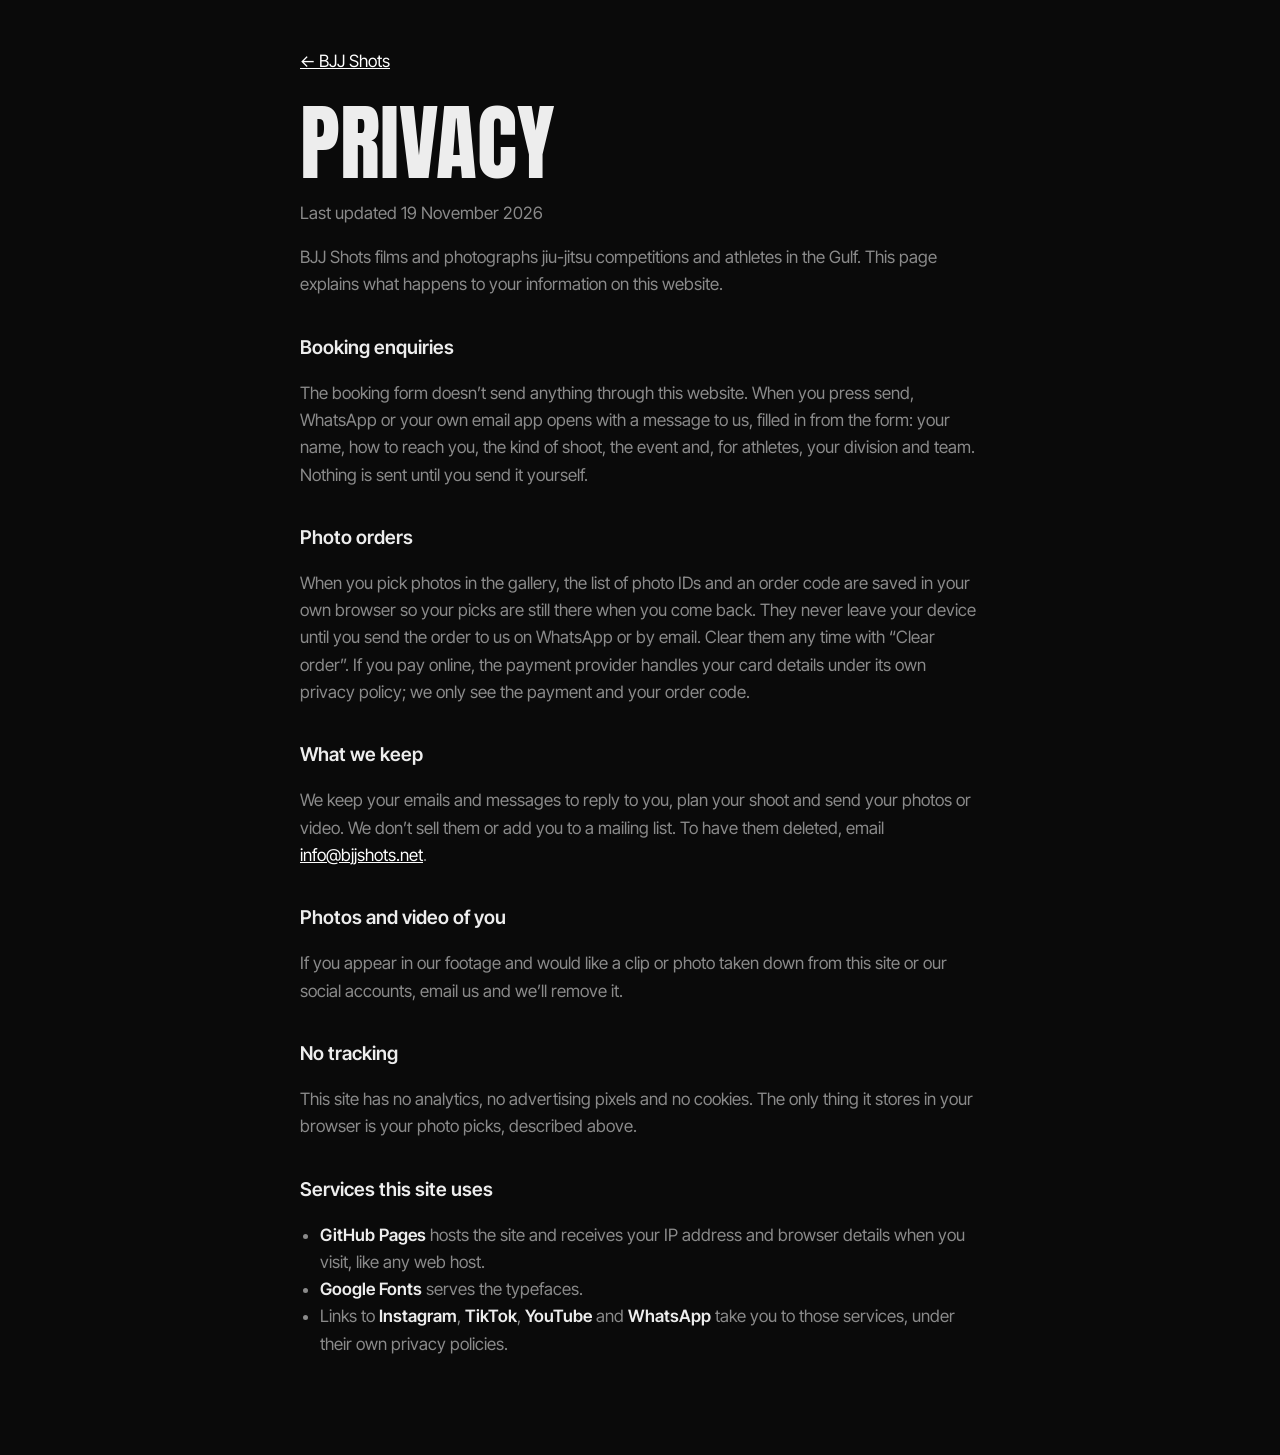
<file: privacy.html>
<!doctype html>
<html lang="en">
<head>
<meta charset="utf-8">
<meta name="viewport" content="width=device-width, initial-scale=1">
<title>Privacy · BJJ Shots</title>
<link rel="preconnect" href="https://fonts.googleapis.com"><link rel="preconnect" href="https://fonts.gstatic.com" crossorigin>
<link rel="icon" href="logo.png">
<link href="https://fonts.googleapis.com/css2?family=Anton&family=Inter+Tight:wght@400;600&display=swap" rel="stylesheet">
<style>
:root{--ink:#0A0A0A;--paper:#EDEDED;--mute:#8A8A8A;--accent:#FFFFFF}
*{box-sizing:border-box}
body{margin:0;background:var(--ink);color:var(--paper);font:400 17px/1.6 'Inter Tight',system-ui,sans-serif;-webkit-font-smoothing:antialiased}
main{max-width:720px;margin:0 auto;padding:48px 20px 80px}
a{color:var(--accent)} a:focus-visible{outline:3px solid var(--accent);outline-offset:3px}
h1{font:400 clamp(48px,11vw,84px)/.95 'Anton',Impact,sans-serif;text-transform:uppercase;margin:28px 0 10px}
h2{font-size:19px;font-weight:600;margin:34px 0 8px}
p,li{color:var(--mute)} b{color:var(--paper);font-weight:600}
ul{padding-left:20px}
</style>
</head>
<body>
<main>
  <a href="./">← BJJ Shots</a>
  <h1>Privacy</h1>
  <p>Last updated 19 November 2026</p>

  <p>BJJ Shots films and photographs jiu-jitsu competitions and athletes in the Gulf. This page explains what happens to your information on this website.</p>

  <h2>Booking enquiries</h2>
  <p>The booking form doesn’t send anything through this website. When you press send, WhatsApp or your own email app opens with a message to us, filled in from the form: your name, how to reach you, the kind of shoot, the event and, for athletes, your division and team. Nothing is sent until you send it yourself.</p>

  <h2>Photo orders</h2>
  <p>When you pick photos in the gallery, the list of photo IDs and an order code are saved in your own browser so your picks are still there when you come back. They never leave your device until you send the order to us on WhatsApp or by email. Clear them any time with “Clear order”. If you pay online, the payment provider handles your card details under its own privacy policy; we only see the payment and your order code.</p>

  <h2>What we keep</h2>
  <p>We keep your emails and messages to reply to you, plan your shoot and send your photos or video. We don’t sell them or add you to a mailing list. To have them deleted, email <a href="mailto:info@bjjshots.net">info@bjjshots.net</a>.</p>

  <h2>Photos and video of you</h2>
  <p>If you appear in our footage and would like a clip or photo taken down from this site or our social accounts, email us and we’ll remove it.</p>

  <h2>No tracking</h2>
  <p>This site has no analytics, no advertising pixels and no cookies. The only thing it stores in your browser is your photo picks, described above.</p>

  <h2>Services this site uses</h2>
  <ul>
    <li><b>GitHub Pages</b> hosts the site and receives your IP address and browser details when you visit, like any web host.</li>
    <li><b>Google Fonts</b> serves the typefaces.</li>
    <li>Links to <b>Instagram</b>, <b>TikTok</b>, <b>YouTube</b> and <b>WhatsApp</b> take you to those services, under their own privacy policies.</li>
  </ul>
</main>
</body>
</html>
</file>
<file: assets/site.css>
/* BJJ Shots: shared chrome for every page (tokens, rail, nav + phone menu, cursor, lightbox, footer, page heads).
   Monochrome since 2026-11-22 (client: dark and moody, black/white/grey, keep the energy).
   Footage used as texture (manifesto pills, type knockouts, door cards at rest) runs in black and white;
   footage shown as the work (hero, highlights, lightbox, a door on hover) keeps its colour. */
:root{
  --ink:#0A0A0A; --ink2:#141414; --line:#272727; --paper:#EDEDED; --mute:#8A8A8A; --soft:#C9C9C9;
  --accent:#FFFFFF; --on-accent:#0A0A0A; --tone:#A1A1A1; --edge:#6F6F6F;
  --display:'Anton',Impact,sans-serif; --serif:'Instrument Serif',Georgia,serif;
  --body:'Inter Tight',system-ui,sans-serif; --mono:'JetBrains Mono',ui-monospace,monospace; --marker:'Permanent Marker',cursive;
  --rail:56px; --gut:6vw; --ease:cubic-bezier(.2,.8,.1,1);
}
*{box-sizing:border-box;margin:0;padding:0}
html{background:var(--ink);color:var(--paper);-webkit-text-size-adjust:100%}
body{font-family:var(--body);background:var(--ink);overflow-x:hidden;line-height:1.45;-webkit-font-smoothing:antialiased}
a{color:inherit;text-decoration:none}
button{font:inherit;color:inherit;background:none;border:0;cursor:pointer;text-align:left}
img,video{display:block;max-width:100%}
::selection{background:var(--accent);color:var(--on-accent)}
:focus-visible{outline:2px solid var(--accent);outline-offset:3px}
.mono{font-family:var(--mono);font-size:11px;letter-spacing:.14em;text-transform:uppercase}
[hidden]{display:none!important}
.sr{position:absolute;width:1px;height:1px;overflow:hidden;clip:rect(0 0 0 0);white-space:nowrap}
.skip{position:fixed;left:12px;top:-60px;z-index:200;background:var(--accent);color:var(--on-accent);padding:10px 14px;border-radius:6px}
.skip:focus{top:12px}

/* grain, rail */
.grain{position:fixed;inset:-50%;z-index:90;pointer-events:none;opacity:.07;
  background-image:url("data:image/svg+xml,%3Csvg xmlns='http://www.w3.org/2000/svg' width='160' height='160'%3E%3Cfilter id='n'%3E%3CfeTurbulence type='fractalNoise' baseFrequency='.9' numOctaves='3' stitchTiles='stitch'/%3E%3C/filter%3E%3Crect width='100%25' height='100%25' filter='url(%23n)'/%3E%3C/svg%3E");
  animation:grain 1s steps(6) infinite}
@keyframes grain{0%{transform:translate(0,0)}20%{transform:translate(-4%,3%)}40%{transform:translate(3%,-5%)}60%{transform:translate(-6%,-2%)}80%{transform:translate(5%,4%)}100%{transform:translate(0,0)}}
.rail{position:fixed;left:0;top:0;bottom:0;width:var(--rail);z-index:60;border-right:1px solid rgba(237,237,237,.12);background:rgba(10,10,10,.55);backdrop-filter:blur(10px);-webkit-backdrop-filter:blur(10px);display:flex;flex-direction:column;align-items:center;justify-content:space-between;padding:18px 0}
.rail .mark{width:34px;height:34px}
.rail .vert{writing-mode:vertical-rl;transform:rotate(180deg);white-space:nowrap;color:var(--mute)}
.rail .meter{width:2px;height:120px;background:rgba(237,237,237,.15);position:relative;overflow:hidden}
.rail .meter i{position:absolute;left:0;top:0;width:100%;height:100%;background:var(--accent);transform-origin:top;transform:scaleY(0)}
.rail .fr{color:var(--paper)}

/* nav */
/* plain white over a soft scrim: a difference blend tinted the nav cyan over red kit in the footage */
.nav{position:fixed;top:0;left:var(--rail);right:0;z-index:55;display:grid;grid-template-columns:1fr auto 1fr;align-items:center;padding:20px 28px;color:#fff}
.nav::before{content:"";position:absolute;inset:0 0 -30px;z-index:-1;background:linear-gradient(180deg,rgba(10,10,10,.72),rgba(10,10,10,.38) 55%,rgba(10,10,10,0));pointer-events:none}
.nav .brand{display:flex;align-items:center;gap:10px;font-family:var(--display);font-size:22px;letter-spacing:.02em}
.nav .links{display:flex;gap:32px}
.nav .links a{font-family:var(--display);font-size:17px;letter-spacing:.04em;position:relative}
.nav .links a sup{font-family:var(--mono);font-size:9px;margin-left:3px;vertical-align:top}
.nav .links a::after{content:"";position:absolute;left:0;right:0;bottom:-3px;height:2px;background:#fff;transform:scaleX(0);transform-origin:right;transition:transform .35s cubic-bezier(.7,0,.2,1)}
.nav .links a:hover::after,.nav .links a[aria-current=page]::after{transform:scaleX(1);transform-origin:left}
.nav .cta{justify-self:end;font-family:var(--display);font-size:17px;letter-spacing:.04em;display:flex;align-items:center;gap:10px}
.nav .cta b{width:9px;height:9px;border-radius:50%;background:#fff;animation:blink 1.2s steps(2) infinite}
.nav .burger{display:none;justify-self:end;font-family:var(--display);font-size:17px;letter-spacing:.06em;align-items:center;gap:10px;min-height:44px;padding:0 2px}
.nav .burger i{display:grid;gap:5px}
.nav .burger i::before,.nav .burger i::after{content:"";display:block;width:22px;height:2px;background:#fff}
@keyframes blink{50%{opacity:0}}

/* phone menu sheet */
.menu{position:fixed;inset:0;z-index:150;background:var(--ink);display:flex;flex-direction:column;padding:16px 18px 28px;clip-path:circle(0% at calc(100% - 40px) 34px);transition:clip-path .7s cubic-bezier(.7,0,.2,1);visibility:hidden}
.menu.on{clip-path:circle(150% at calc(100% - 40px) 34px);visibility:visible}
.menu .top{display:flex;justify-content:space-between;align-items:center;min-height:44px}
.menu .top b{font-family:var(--display);font-size:22px;font-weight:400}
.menu .x{font-family:var(--display);font-size:17px;letter-spacing:.06em;min-height:44px;display:flex;align-items:center;gap:10px}
.menu nav{margin-top:6vh;display:flex;flex-direction:column}
.menu nav a{display:flex;align-items:baseline;gap:14px;font-family:var(--display);font-size:clamp(44px,13vw,72px);line-height:1;text-transform:uppercase;padding:10px 0;border-bottom:1px solid var(--line);opacity:0;transform:translateY(24px);transition:opacity .4s,transform .6s var(--ease)}
.menu nav a small{font-family:var(--mono);font-size:11px;color:var(--mute);letter-spacing:.14em}
.menu nav a[aria-current=page]{color:transparent;-webkit-text-stroke:1.5px var(--paper)}
.menu.on nav a{opacity:1;transform:none}
.menu.on nav a:nth-child(2){transition-delay:.05s}.menu.on nav a:nth-child(3){transition-delay:.1s}.menu.on nav a:nth-child(4){transition-delay:.15s}.menu.on nav a:nth-child(5){transition-delay:.2s}
.menu .foot{margin-top:auto;display:flex;flex-direction:column;gap:10px;color:var(--mute)}
.menu .foot a{color:var(--paper)}

/* cursor */
.cursor{position:fixed;left:0;top:0;z-index:95;pointer-events:none;width:14px;height:14px;margin:-7px 0 0 -7px;border:1.5px solid #fff;border-radius:50%;box-shadow:0 0 0 1px rgba(0,0,0,.35);transition:width .25s,height .25s,margin .25s,background .25s,opacity .2s;display:grid;place-items:center}
.cursor span{font-family:var(--mono);font-size:10px;letter-spacing:.12em;color:#000;opacity:0;transition:opacity .2s}
.cursor.play{width:84px;height:84px;margin:-42px 0 0 -42px;background:#fff}
.cursor.play span{opacity:1}
.cursor.hide,.cursor.idle{opacity:0}
@media (pointer:coarse){.cursor{display:none}}

main{padding-left:var(--rail)}
section{position:relative}
.kicker{display:flex;align-items:center;gap:14px;color:var(--mute);margin-bottom:28px}
.kicker b{color:var(--accent);font-weight:500}
.kicker::after{content:"";flex:1;height:1px;background:var(--line)}
.h-big{font-family:var(--display);font-weight:400;font-size:clamp(46px,7vw,120px);line-height:.85;text-transform:uppercase}
.h-big em,.ph-title em{font-family:var(--serif);font-style:italic;text-transform:none;color:var(--tone);font-weight:400}

/* page head (inner pages) */
.ph-head{padding:22vh var(--gut) 8vh;position:relative}
.ph-title{font-family:var(--display);font-weight:400;font-size:clamp(72px,13vw,230px);line-height:.82;text-transform:uppercase;letter-spacing:-.005em}
.ph-title .clip{display:inline-block;overflow:hidden;vertical-align:top;padding-top:.04em}
.ph-title .ln{display:inline-block;transform:translateY(105%);transition:transform 1.1s var(--ease)}
.ph-title.in .ln{transform:none}
.ph-sub{display:flex;justify-content:space-between;align-items:end;gap:30px;margin-top:5vh}
.ph-sub p{max-width:440px;color:var(--soft);font-size:16px}
.ph-sub .mono{color:var(--mute)}
.slate{display:flex;gap:22px;flex-wrap:wrap;color:var(--mute);margin-bottom:4vh}
.slate b{color:var(--paper);font-weight:500}
.slate .rec{display:flex;align-items:center;gap:8px}
.slate .rec i{width:8px;height:8px;border-radius:50%;background:var(--accent);animation:blink 1s steps(2) infinite}

/* buttons */
.btn{display:inline-flex;align-items:center;gap:12px;font-family:var(--display);font-size:20px;letter-spacing:.04em;text-transform:uppercase;padding:16px 26px;border-radius:999px;background:var(--accent);color:var(--on-accent);transition:transform .3s var(--ease),background .3s;min-height:48px}
.btn:hover{transform:scale(1.04) rotate(-1.5deg)}
.btn:active{transform:scale(.97)}
.btn.ghost{background:transparent;border:1.5px solid var(--paper);color:var(--paper)}
.btn.ghost:hover{background:var(--paper);color:var(--ink)}
.btn.small{font-size:16px;padding:11px 18px;min-height:44px}
.btn[aria-disabled=true]{opacity:.45;pointer-events:none}

/* film-frame card (highlights, home doors) */
.fcard{position:relative;display:block;width:100%}
@media (pointer:fine){.fcard[data-video]{cursor:none}}
.fcard .edge{display:flex;justify-content:space-between;font-family:var(--mono);font-size:9px;letter-spacing:.18em;color:var(--edge);margin-bottom:6px}
.fcard .shot{position:relative;display:block;aspect-ratio:9/16;border-radius:4px;overflow:hidden;background:#111;transition:transform .6s var(--ease)}
.fcard video,.fcard img{position:absolute;inset:0;width:100%;height:100%;object-fit:cover}
.fcard .shot::after{content:"";position:absolute;inset:0;background:linear-gradient(180deg,transparent 55%,rgba(0,0,0,.78));transition:opacity .4s}
.fcard:hover .shot{transform:scale(1.03)}
.fcard:hover .shot::after{opacity:.4}
.fcard .cap{position:absolute;left:12px;right:12px;bottom:12px;z-index:2;display:block}
.fcard .cap b{display:block;font-family:var(--display);font-weight:400;font-size:22px;line-height:1;text-transform:uppercase;letter-spacing:.02em;margin-bottom:4px}
.fcard .cap .mono{color:var(--soft);font-size:10px}
.fcard .no{position:absolute;top:10px;left:12px;z-index:2;font-family:var(--display);font-size:15px}
.fcard .new{position:absolute;top:10px;right:10px;z-index:2;background:var(--accent);color:var(--on-accent);padding:3px 7px;border-radius:3px}

/* video lightbox */
.lb{position:fixed;inset:0;z-index:120;background:rgba(5,5,5,.95);display:grid;place-items:center;opacity:0;pointer-events:none;transition:opacity .35s}
.lb.on{opacity:1;pointer-events:auto}
.lb .box{position:relative;height:min(86vh,980px);aspect-ratio:9/16;max-width:92vw;transform:scale(.92);transition:transform .5s var(--ease)}
.lb.on .box{transform:none}
.lb video{width:100%;height:100%;object-fit:contain;background:#000;border-radius:8px}
.lb .x{position:fixed;top:22px;right:26px;font-family:var(--display);font-size:20px;letter-spacing:.06em;display:flex;align-items:center;gap:10px;z-index:2;cursor:pointer}
.lb .x b{display:grid;place-items:center;width:44px;height:44px;border:1.5px solid var(--paper);border-radius:50%;font-family:var(--body);font-weight:400;font-size:22px}
.lb .t{position:fixed;left:calc(var(--rail) + 26px);bottom:24px;font-family:var(--display);font-size:clamp(30px,4vw,64px);text-transform:uppercase;line-height:.9;max-width:40vw}
.lb .t small{display:block;margin-bottom:8px}
.lb .t a{display:inline-block;margin-top:12px;font-family:var(--mono);font-size:11px;letter-spacing:.14em;border-bottom:1px solid var(--accent)}
.lb.on ~ .cursor{opacity:0}

/* closing CTA band + footer */
.endband{padding:14vh var(--gut) 4vh}
.endband a.big{display:flex;justify-content:space-between;align-items:center;gap:20px;border-top:1px solid var(--line);border-bottom:1px solid var(--line);padding:4vh 0;font-family:var(--display);font-size:clamp(48px,9vw,160px);line-height:.9;text-transform:uppercase;transition:color .3s}
.endband a.big span:last-child{font-size:.5em;transition:transform .5s var(--ease)}
.endband a.big:hover{color:transparent;-webkit-text-stroke:1.5px var(--paper)}
.endband a.big:hover span:last-child{transform:translate(10px,-10px) rotate(-8deg)}
footer{display:grid;grid-template-columns:auto 1fr auto;gap:30px;align-items:end;padding:10vh var(--gut) 30px;color:var(--mute)}
footer img{width:82px;height:82px}
footer .soc{display:flex;gap:26px;justify-content:center;flex-wrap:wrap}
footer .soc a{font-family:var(--display);font-size:18px;color:var(--paper);letter-spacing:.04em;text-transform:uppercase}
footer .soc a:hover{color:var(--mute)}

.rv{opacity:0;transform:translateY(40px);transition:opacity .9s,transform 1s var(--ease)}
.rv.in{opacity:1;transform:none}

@media (max-width:760px){
  :root{--rail:0px;--gut:16px}
  .rail{display:none}
  .nav{grid-template-columns:1fr auto;padding:12px 16px}
  .nav .links,.nav .cta{display:none}
  .nav .burger{display:flex}
  .ph-head{padding:16vh var(--gut) 6vh}
  .ph-title{font-size:19vw}
  .ph-sub{flex-direction:column;align-items:start;gap:16px}
  .ph-sub p{font-size:15px}
  .lb .t{left:16px;font-size:30px;max-width:80vw}
  .lb .x{top:14px;right:14px}
  footer{grid-template-columns:1fr;padding:8vh var(--gut) 24px;justify-items:start}
  footer .soc{justify-content:start}
}
@media (prefers-reduced-motion:reduce){
  .grain,.nav .cta b,.slate .rec i{animation:none}
  .rv{opacity:1;transform:none;transition:none}
  .ph-title .ln{transform:none;transition:none}
  .menu,.menu nav a{transition:none}
}
</file>
